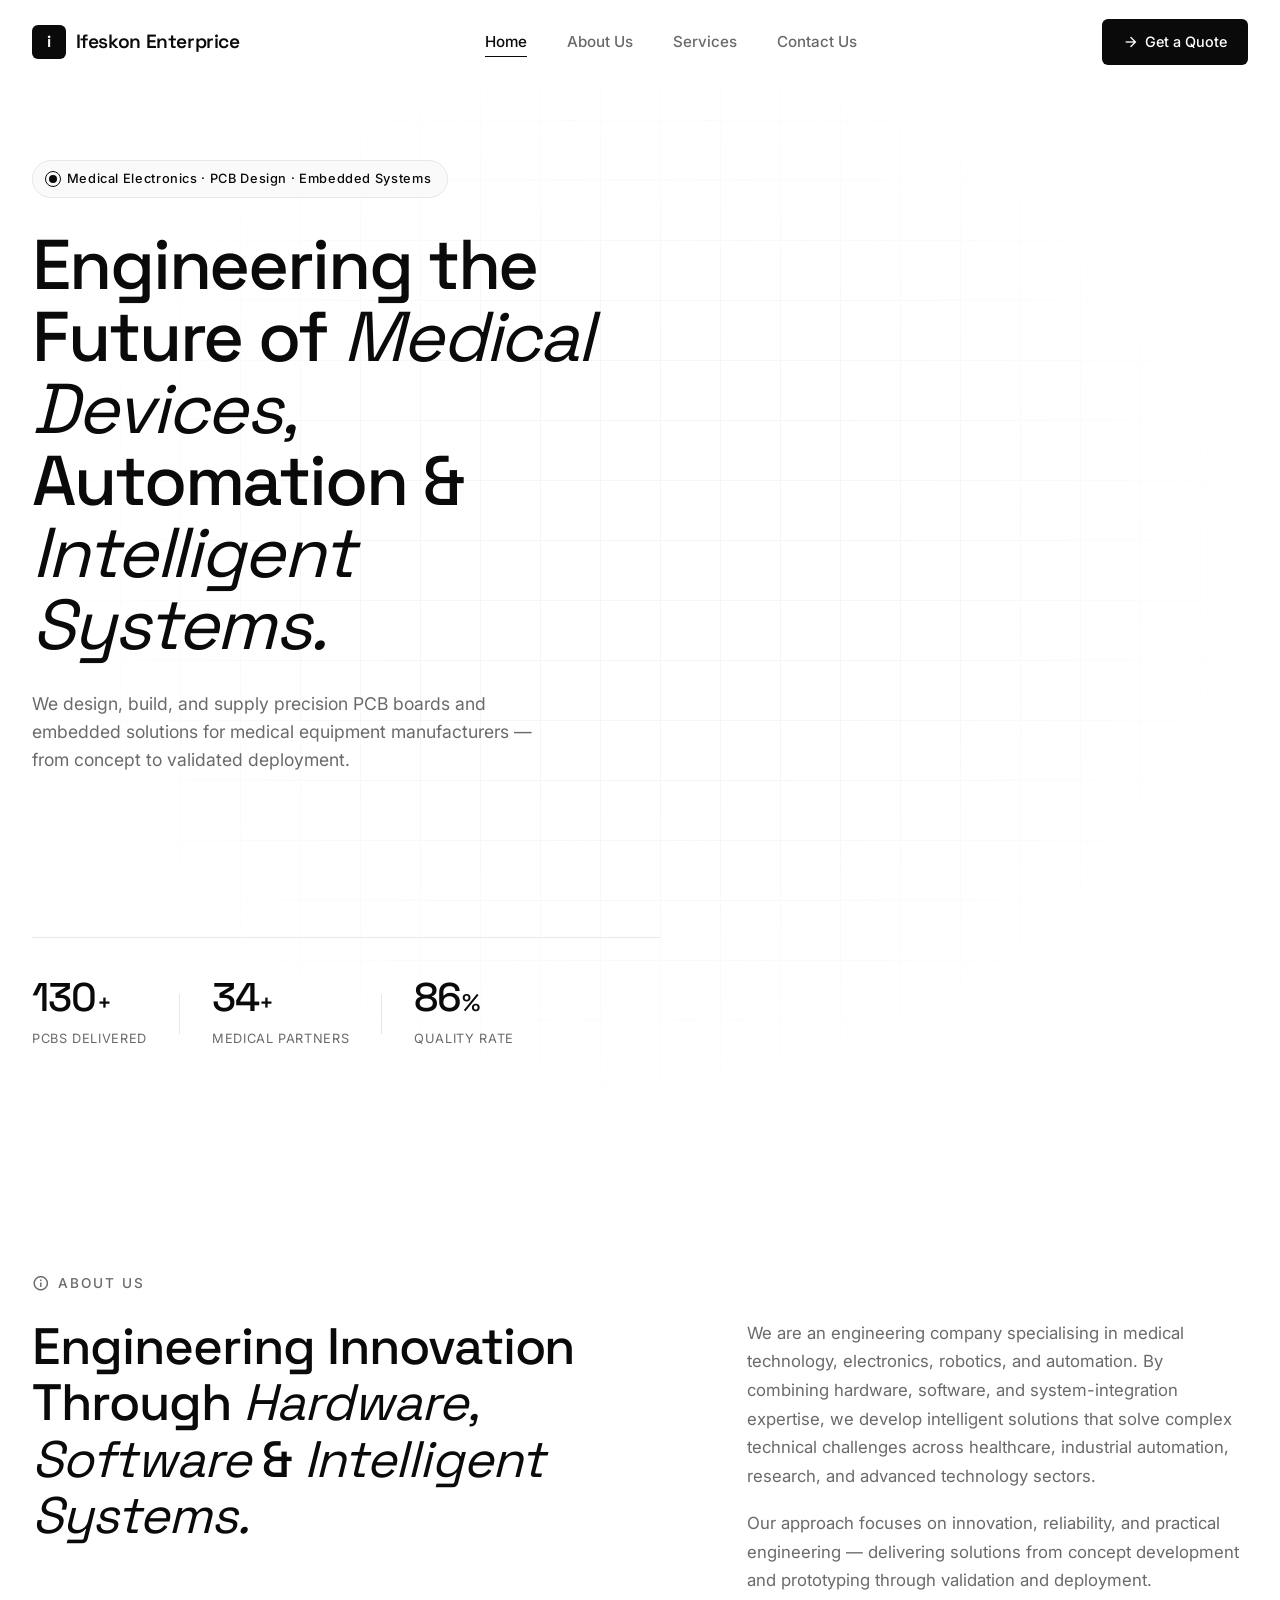
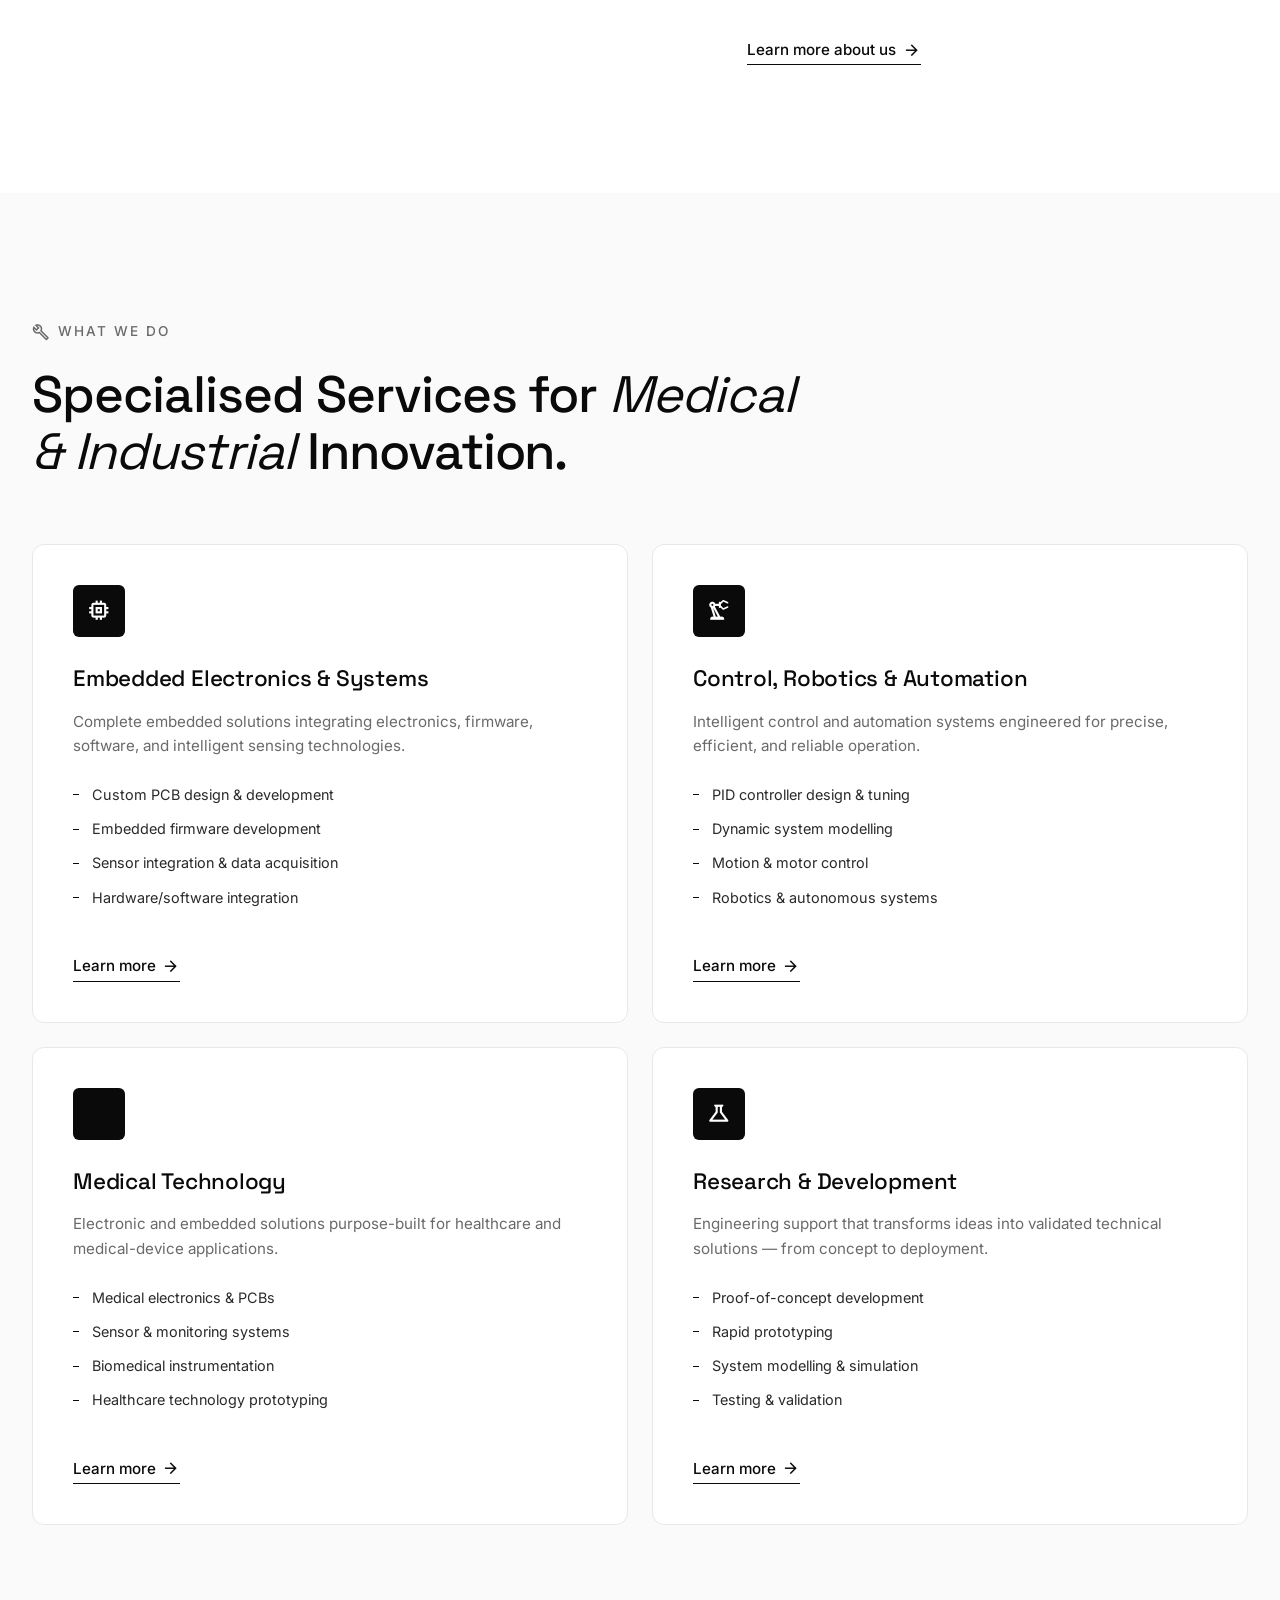
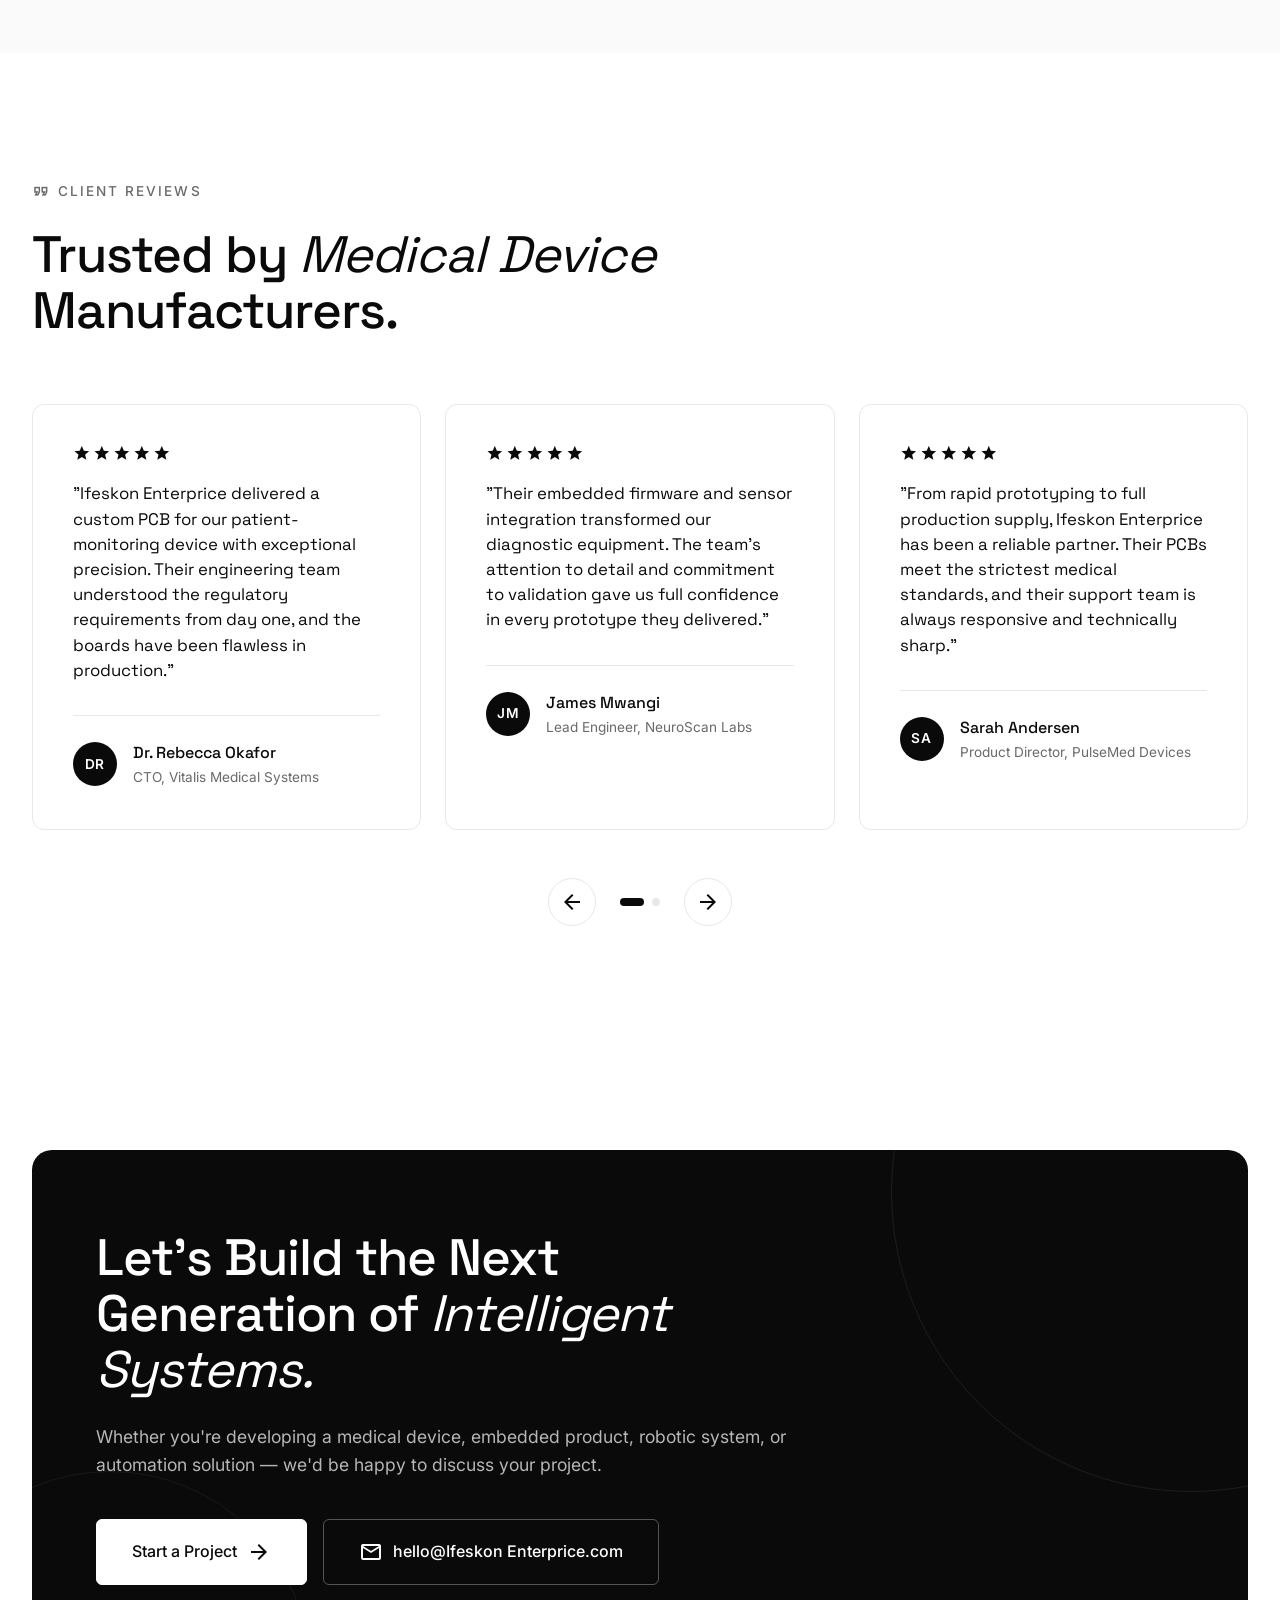
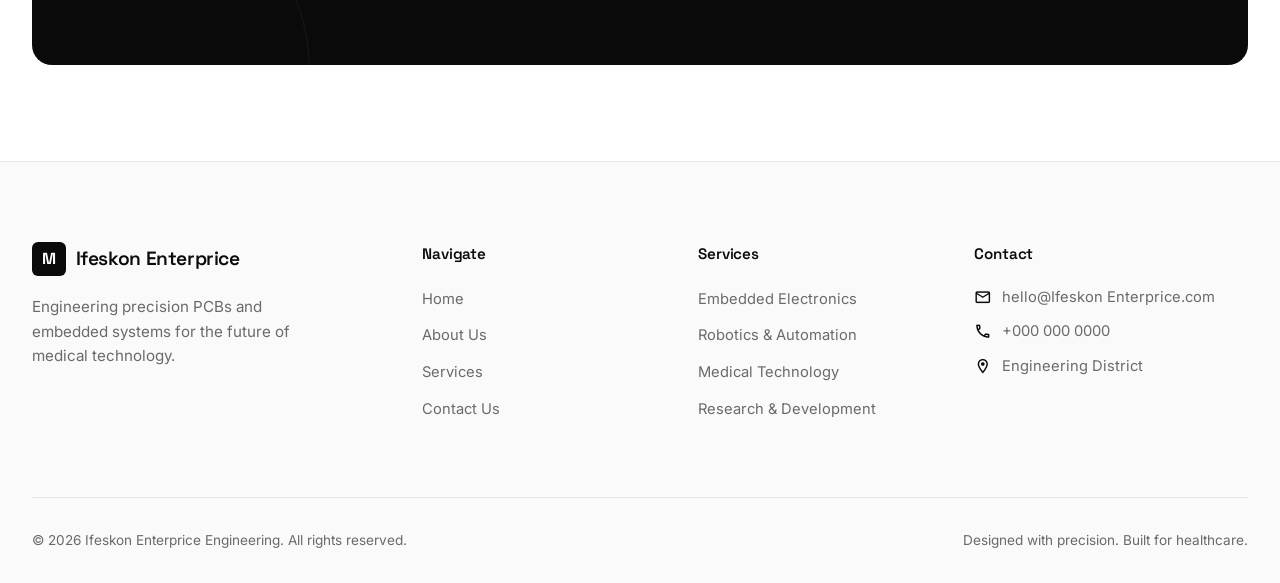
<file: index.html>
<!DOCTYPE html>
<html lang="en">
<head>
    <meta charset="UTF-8">
    <meta http-equiv="X-UA-Compatible" content="IE=edge">
    <meta name="viewport" content="width=device-width, initial-scale=1.0">

    <!-- Primary SEO Meta Tags -->
    <title>Ifeskon Enterprice Engineering | Medical PCB Design & Embedded Systems</title>
    <meta name="description" content="Ifeskon Enterprice Engineering designs, builds, and supplies custom PCB boards and embedded systems for medical electronics. Specialising in medical devices, robotics, and intelligent automation.">
    <meta name="keywords" content="medical PCB design, medical electronics, embedded systems, PCB manufacturing, biomedical instrumentation, robotics, medical device engineering, PCB supplier, healthcare technology">
    <meta name="author" content="Ifeskon Enterprice Engineering">
    <meta name="robots" content="index, follow">
    <link rel="canonical" href="https://www.Ifeskon Enterprice.com/">

    <!-- Open Graph / Facebook -->
    <meta property="og:type" content="website">
    <meta property="og:url" content="https://www.Ifeskon Enterprice.com/">
    <meta property="og:title" content="Ifeskon Enterprice Engineering | Medical PCB Design & Embedded Systems">
    <meta property="og:description" content="Engineering intelligent medical electronics, custom PCBs, and embedded systems for healthcare innovation.">
    <meta property="og:image" content="https://www.Ifeskon Enterprice.com/images/og-image.jpg">

    <!-- Twitter -->
    <meta property="twitter:card" content="summary_large_image">
    <meta property="twitter:url" content="https://www.Ifeskon Enterprice.com/">
    <meta property="twitter:title" content="Ifeskon Enterprice Engineering | Medical PCB Design & Embedded Systems">
    <meta property="twitter:description" content="Engineering intelligent medical electronics, custom PCBs, and embedded systems for healthcare innovation.">

    <!-- Favicon -->
    <link rel="icon" type="image/svg+xml" href="images/favicon.svg">

    <!-- Google Fonts -->
    <link rel="preconnect" href="https://fonts.googleapis.com">
    <link rel="preconnect" href="https://fonts.gstatic.com" crossorigin>
    <link href="https://fonts.googleapis.com/css2?family=Inter:wght@300;400;500;600;700;800&family=Space+Grotesk:wght@400;500;600;700&display=swap" rel="stylesheet">

    <!-- Google Material Icons -->
    <link href="https://fonts.googleapis.com/icon?family=Material+Icons+Outlined" rel="stylesheet">

    <!-- Structured Data -->
    <script type="application/ld+json">
    {
        "@context": "https://schema.org",
        "@type": "Organization",
        "name": "Ifeskon Enterprice Engineering",
        "url": "https://www.Ifeskon Enterprice.com",
        "logo": "https://www.Ifeskon Enterprice.com/images/logo.png",
        "description": "Engineering custom PCB boards and embedded systems for medical electronics.",
        "sameAs": [],
        "contactPoint": {
            "@type": "ContactPoint",
            "telephone": "+000-000-0000",
            "contactType": "customer service"
        }
    }
    </script>

    <!-- Stylesheet -->
    <link rel="stylesheet" href="css/styles.css">
</head>
<body>

    <!-- NAVIGATION -->
    <header class="site-header" id="siteHeader">
        <nav class="nav-container" aria-label="Main Navigation">
            <a href="index.html" class="logo" aria-label="Ifeskon Enterprice Home">
                <span class="logo-mark">i</span>
                <span class="logo-text">Ifeskon Enterprice</span>
            </a>

            <ul class="nav-menu" id="navMenu">
                <li><a href="index.html" class="nav-link active">Home</a></li>
                <li><a href="about.html" class="nav-link">About Us</a></li>
                <li><a href="services.html" class="nav-link">Services</a></li>
                <li><a href="contact.html" class="nav-link">Contact Us</a></li>
            </ul>

            <a href="contact.html" class="nav-cta">
                <span class="material-icons-outlined">arrow_forward</span>
                Get a Quote
            </a>

            <button class="nav-toggle" id="navToggle" aria-label="Toggle navigation menu" aria-expanded="false">
                <span></span>
                <span></span>
                <span></span>
            </button>
        </nav>
    </header>

    <main>
        <!-- HERO SECTION -->
        <section class="hero" id="hero">
            <div class="hero-grid-bg" aria-hidden="true"></div>
            <div class="hero-content">
                <span class="hero-tag reveal">
                    <span class="pulse-dot"></span>
                    Medical Electronics · PCB Design · Embedded Systems
                </span>
                <h1 class="hero-title reveal">
                    Engineering the Future of
                    <span class="text-italic">Medical Devices,</span>
                    Automation &
                    <span class="text-italic">Intelligent Systems.</span>
                </h1>
                <p class="hero-subtitle reveal">
                    We design, build, and supply precision PCB boards and embedded solutions for medical equipment manufacturers — from concept to validated deployment.
                </p>
                <div class="hero-actions reveal">
                    <a href="services.html" class="btn btn-primary">
                        Explore Services
                        <span class="material-icons-outlined">arrow_forward</span>
                    </a>
                    <a href="about.html" class="btn btn-ghost">
                        About Our Work
                    </a>
                </div>

                <div class="hero-stats reveal">
                    <div class="stat">
                        <span class="stat-num" data-count="150">0</span><span class="stat-suffix">+</span>
                        <span class="stat-label">PCBs Delivered</span>
                    </div>
                    <div class="stat-divider"></div>
                    <div class="stat">
                        <span class="stat-num" data-count="40">0</span><span class="stat-suffix">+</span>
                        <span class="stat-label">Medical Partners</span>
                    </div>
                    <div class="stat-divider"></div>
                    <div class="stat">
                        <span class="stat-num" data-count="99">0</span><span class="stat-suffix">%</span>
                        <span class="stat-label">Quality Rate</span>
                    </div>
                </div>
            </div>

            <div class="hero-visual reveal" aria-hidden="true">
                <div class="pcb-illustration">
                    <svg viewBox="0 0 400 400" xmlns="http://www.w3.org/2000/svg">
                        <circle class="pcb-ring ring-1" cx="200" cy="200" r="180"/>
                        <circle class="pcb-ring ring-2" cx="200" cy="200" r="130"/>
                        <circle class="pcb-ring ring-3" cx="200" cy="200" r="80"/>
                        <circle class="pcb-core" cx="200" cy="200" r="20"/>
                        <line class="pcb-line" x1="200" y1="20" x2="200" y2="380"/>
                        <line class="pcb-line" x1="20" y1="200" x2="380" y2="200"/>
                        <line class="pcb-line" x1="72" y1="72" x2="328" y2="328"/>
                        <line class="pcb-line" x1="328" y1="72" x2="72" y2="328"/>
                    </svg>
                </div>
            </div>
        </section>

        <!-- ABOUT PREVIEW -->
        <section class="section about-preview" id="aboutPreview">
            <div class="container">
                <div class="section-label reveal">
                    <span class="material-icons-outlined">info</span>
                    About Us
                </div>
                <div class="about-grid">
                    <h2 class="section-title reveal">
                        Engineering Innovation Through
                        <span class="text-italic">Hardware, Software</span> &
                        <span class="text-italic">Intelligent Systems.</span>
                    </h2>
                    <div class="about-text reveal">
                        <p>
                            We are an engineering company specialising in medical technology, electronics, robotics, and automation. By combining hardware, software, and system-integration expertise, we develop intelligent solutions that solve complex technical challenges across healthcare, industrial automation, research, and advanced technology sectors.
                        </p>
                        <p>
                            Our approach focuses on innovation, reliability, and practical engineering — delivering solutions from concept development and prototyping through validation and deployment.
                        </p>
                        <a href="about.html" class="link-arrow">
                            Learn more about us
                            <span class="material-icons-outlined">arrow_forward</span>
                        </a>
                    </div>
                </div>
            </div>
        </section>

        <!-- SERVICES SECTION -->
        <section class="section services" id="services">
            <div class="container">
                <div class="section-header reveal">
                    <div class="section-label">
                        <span class="material-icons-outlined">build</span>
                        What We Do
                    </div>
                    <h2 class="section-title">
                        Specialised Services for
                        <span class="text-italic">Medical & Industrial</span> Innovation.
                    </h2>
                </div>

                <div class="services-grid">
                    <article class="service-card reveal" tabindex="0">
                        <div class="service-icon">
                            <span class="material-icons-outlined">memory</span>
                        </div>
                        <h3 class="service-title">Embedded Electronics & Systems</h3>
                        <p class="service-desc">
                            Complete embedded solutions integrating electronics, firmware, software, and intelligent sensing technologies.
                        </p>
                        <ul class="service-list">
                            <li>Custom PCB design & development</li>
                            <li>Embedded firmware development</li>
                            <li>Sensor integration & data acquisition</li>
                            <li>Hardware/software integration</li>
                        </ul>
                        <a href="services.html#embedded" class="link-arrow">
                            Learn more
                            <span class="material-icons-outlined">arrow_forward</span>
                        </a>
                    </article>

                    <article class="service-card reveal" tabindex="0">
                        <div class="service-icon">
                            <span class="material-icons-outlined">precision_manufacturing</span>
                        </div>
                        <h3 class="service-title">Control, Robotics & Automation</h3>
                        <p class="service-desc">
                            Intelligent control and automation systems engineered for precise, efficient, and reliable operation.
                        </p>
                        <ul class="service-list">
                            <li>PID controller design & tuning</li>
                            <li>Dynamic system modelling</li>
                            <li>Motion & motor control</li>
                            <li>Robotics & autonomous systems</li>
                        </ul>
                        <a href="services.html#automation" class="link-arrow">
                            Learn more
                            <span class="material-icons-outlined">arrow_forward</span>
                        </a>
                    </article>

                    <article class="service-card reveal" tabindex="0">
                        <div class="service-icon">
                            <span class="material-icons-outlined">monitor_heart</span>
                        </div>
                        <h3 class="service-title">Medical Technology</h3>
                        <p class="service-desc">
                            Electronic and embedded solutions purpose-built for healthcare and medical-device applications.
                        </p>
                        <ul class="service-list">
                            <li>Medical electronics & PCBs</li>
                            <li>Sensor & monitoring systems</li>
                            <li>Biomedical instrumentation</li>
                            <li>Healthcare technology prototyping</li>
                        </ul>
                        <a href="services.html#medical" class="link-arrow">
                            Learn more
                            <span class="material-icons-outlined">arrow_forward</span>
                        </a>
                    </article>

                    <article class="service-card reveal" tabindex="0">
                        <div class="service-icon">
                            <span class="material-icons-outlined">science</span>
                        </div>
                        <h3 class="service-title">Research & Development</h3>
                        <p class="service-desc">
                            Engineering support that transforms ideas into validated technical solutions — from concept to deployment.
                        </p>
                        <ul class="service-list">
                            <li>Proof-of-concept development</li>
                            <li>Rapid prototyping</li>
                            <li>System modelling & simulation</li>
                            <li>Testing & validation</li>
                        </ul>
                        <a href="services.html#rd" class="link-arrow">
                            Learn more
                            <span class="material-icons-outlined">arrow_forward</span>
                        </a>
                    </article>
                </div>
            </div>
        </section>

        <!-- REVIEWS / TESTIMONIALS -->
        <section class="section reviews" id="reviews">
            <div class="container">
                <div class="section-header reveal">
                    <div class="section-label">
                        <span class="material-icons-outlined">format_quote</span>
                        Client Reviews
                    </div>
                    <h2 class="section-title">
                        Trusted by
                        <span class="text-italic">Medical Device</span>
                        Manufacturers.
                    </h2>
                </div>

                <div class="reviews-wrapper reveal">
                    <div class="reviews-track" id="reviewsTrack">
                        <article class="review-card">
                            <div class="review-stars" aria-label="5 out of 5 stars">
                                <span class="material-icons-outlined">star</span>
                                <span class="material-icons-outlined">star</span>
                                <span class="material-icons-outlined">star</span>
                                <span class="material-icons-outlined">star</span>
                                <span class="material-icons-outlined">star</span>
                            </div>
                            <blockquote class="review-quote">
                                "Ifeskon Enterprice delivered a custom PCB for our patient-monitoring device with exceptional precision. Their engineering team understood the regulatory requirements from day one, and the boards have been flawless in production."
                            </blockquote>
                            <div class="review-author">
                                <div class="author-avatar">DR</div>
                                <div class="author-info">
                                    <h4 class="author-name">Dr. Rebecca Okafor</h4>
                                    <p class="author-role">CTO, Vitalis Medical Systems</p>
                                </div>
                            </div>
                        </article>

                        <article class="review-card">
                            <div class="review-stars" aria-label="5 out of 5 stars">
                                <span class="material-icons-outlined">star</span>
                                <span class="material-icons-outlined">star</span>
                                <span class="material-icons-outlined">star</span>
                                <span class="material-icons-outlined">star</span>
                                <span class="material-icons-outlined">star</span>
                            </div>
                            <blockquote class="review-quote">
                                "Their embedded firmware and sensor integration transformed our diagnostic equipment. The team's attention to detail and commitment to validation gave us full confidence in every prototype they delivered."
                            </blockquote>
                            <div class="review-author">
                                <div class="author-avatar">JM</div>
                                <div class="author-info">
                                    <h4 class="author-name">James Mwangi</h4>
                                    <p class="author-role">Lead Engineer, NeuroScan Labs</p>
                                </div>
                            </div>
                        </article>

                        <article class="review-card">
                            <div class="review-stars" aria-label="5 out of 5 stars">
                                <span class="material-icons-outlined">star</span>
                                <span class="material-icons-outlined">star</span>
                                <span class="material-icons-outlined">star</span>
                                <span class="material-icons-outlined">star</span>
                                <span class="material-icons-outlined">star</span>
                            </div>
                            <blockquote class="review-quote">
                                "From rapid prototyping to full production supply, Ifeskon Enterprice has been a reliable partner. Their PCBs meet the strictest medical standards, and their support team is always responsive and technically sharp."
                            </blockquote>
                            <div class="review-author">
                                <div class="author-avatar">SA</div>
                                <div class="author-info">
                                    <h4 class="author-name">Sarah Andersen</h4>
                                    <p class="author-role">Product Director, PulseMed Devices</p>
                                </div>
                            </div>
                        </article>

                        <article class="review-card">
                            <div class="review-stars" aria-label="5 out of 5 stars">
                                <span class="material-icons-outlined">star</span>
                                <span class="material-icons-outlined">star</span>
                                <span class="material-icons-outlined">star</span>
                                <span class="material-icons-outlined">star</span>
                                <span class="material-icons-outlined">star</span>
                            </div>
                            <blockquote class="review-quote">
                                "Working with Ifeskon Enterprice on our robotic surgical assistant was seamless. Their control systems and motion engineering expertise is world-class — they turned a complex concept into a validated product."
                            </blockquote>
                            <div class="review-author">
                                <div class="author-avatar">TK</div>
                                <div class="author-info">
                                    <h4 class="author-name">Dr. Thomas Kariuki</h4>
                                    <p class="author-role">Founder, SurgiBot Innovations</p>
                                </div>
                            </div>
                        </article>
                    </div>

                    <div class="reviews-controls">
                        <button class="review-btn" id="prevReview" aria-label="Previous review">
                            <span class="material-icons-outlined">arrow_back</span>
                        </button>
                        <div class="review-dots" id="reviewDots"></div>
                        <button class="review-btn" id="nextReview" aria-label="Next review">
                            <span class="material-icons-outlined">arrow_forward</span>
                        </button>
                    </div>
                </div>
            </div>
        </section>

        <!-- CONTACT CTA -->
        <section class="section cta" id="cta">
            <div class="container">
                <div class="cta-card reveal">
                    <div class="cta-content">
                        <h2 class="cta-title">
                            Let's Build the Next Generation of
                            <span class="text-italic">Intelligent Systems.</span>
                        </h2>
                        <p class="cta-text">
                            Whether you're developing a medical device, embedded product, robotic system, or automation solution — we'd be happy to discuss your project.
                        </p>
                        <div class="cta-actions">
                            <a href="contact.html" class="btn btn-primary btn-lg">
                                Start a Project
                                <span class="material-icons-outlined">arrow_forward</span>
                            </a>
                            <a href="mailto:hello@Ifeskon Enterprice.com" class="btn btn-ghost btn-lg">
                                <span class="material-icons-outlined">mail</span>
                                hello@Ifeskon Enterprice.com
                            </a>
                        </div>
                    </div>
                </div>
            </div>
        </section>
    </main>

    <!-- FOOTER -->
    <footer class="site-footer">
        <div class="container">
            <div class="footer-grid">
                <div class="footer-brand">
                    <a href="index.html" class="logo">
                        <span class="logo-mark">M</span>
                        <span class="logo-text">Ifeskon Enterprice</span>
                    </a>
                    <p class="footer-tagline">
                        Engineering precision PCBs and embedded systems for the future of medical technology.
                    </p>
                </div>

                <div class="footer-col">
                    <h4>Navigate</h4>
                    <ul>
                        <li><a href="index.html">Home</a></li>
                        <li><a href="about.html">About Us</a></li>
                        <li><a href="services.html">Services</a></li>
                        <li><a href="contact.html">Contact Us</a></li>
                    </ul>
                </div>

                <div class="footer-col">
                    <h4>Services</h4>
                    <ul>
                        <li><a href="services.html#embedded">Embedded Electronics</a></li>
                        <li><a href="services.html#automation">Robotics & Automation</a></li>
                        <li><a href="services.html#medical">Medical Technology</a></li>
                        <li><a href="services.html#rd">Research & Development</a></li>
                    </ul>
                </div>

                <div class="footer-col">
                    <h4>Contact</h4>
                    <ul class="contact-list">
                        <li>
                            <span class="material-icons-outlined">mail</span>
                            <a href="mailto:hello@Ifeskon Enterprice.com">hello@Ifeskon Enterprice.com</a>
                        </li>
                        <li>
                            <span class="material-icons-outlined">call</span>
                            <a href="tel:+0000000000">+000 000 0000</a>
                        </li>
                        <li>
                            <span class="material-icons-outlined">location_on</span>
                            <span>Engineering District</span>
                        </li>
                    </ul>
                </div>
            </div>

            <div class="footer-bottom">
                <p>&copy; <span id="year"></span> Ifeskon Enterprice Engineering. All rights reserved.</p>
                <p>Designed with precision. Built for healthcare.</p>
            </div>
        </div>
    </footer>

    <script src="js/main.js"></script>
</body>
</html>
</file>
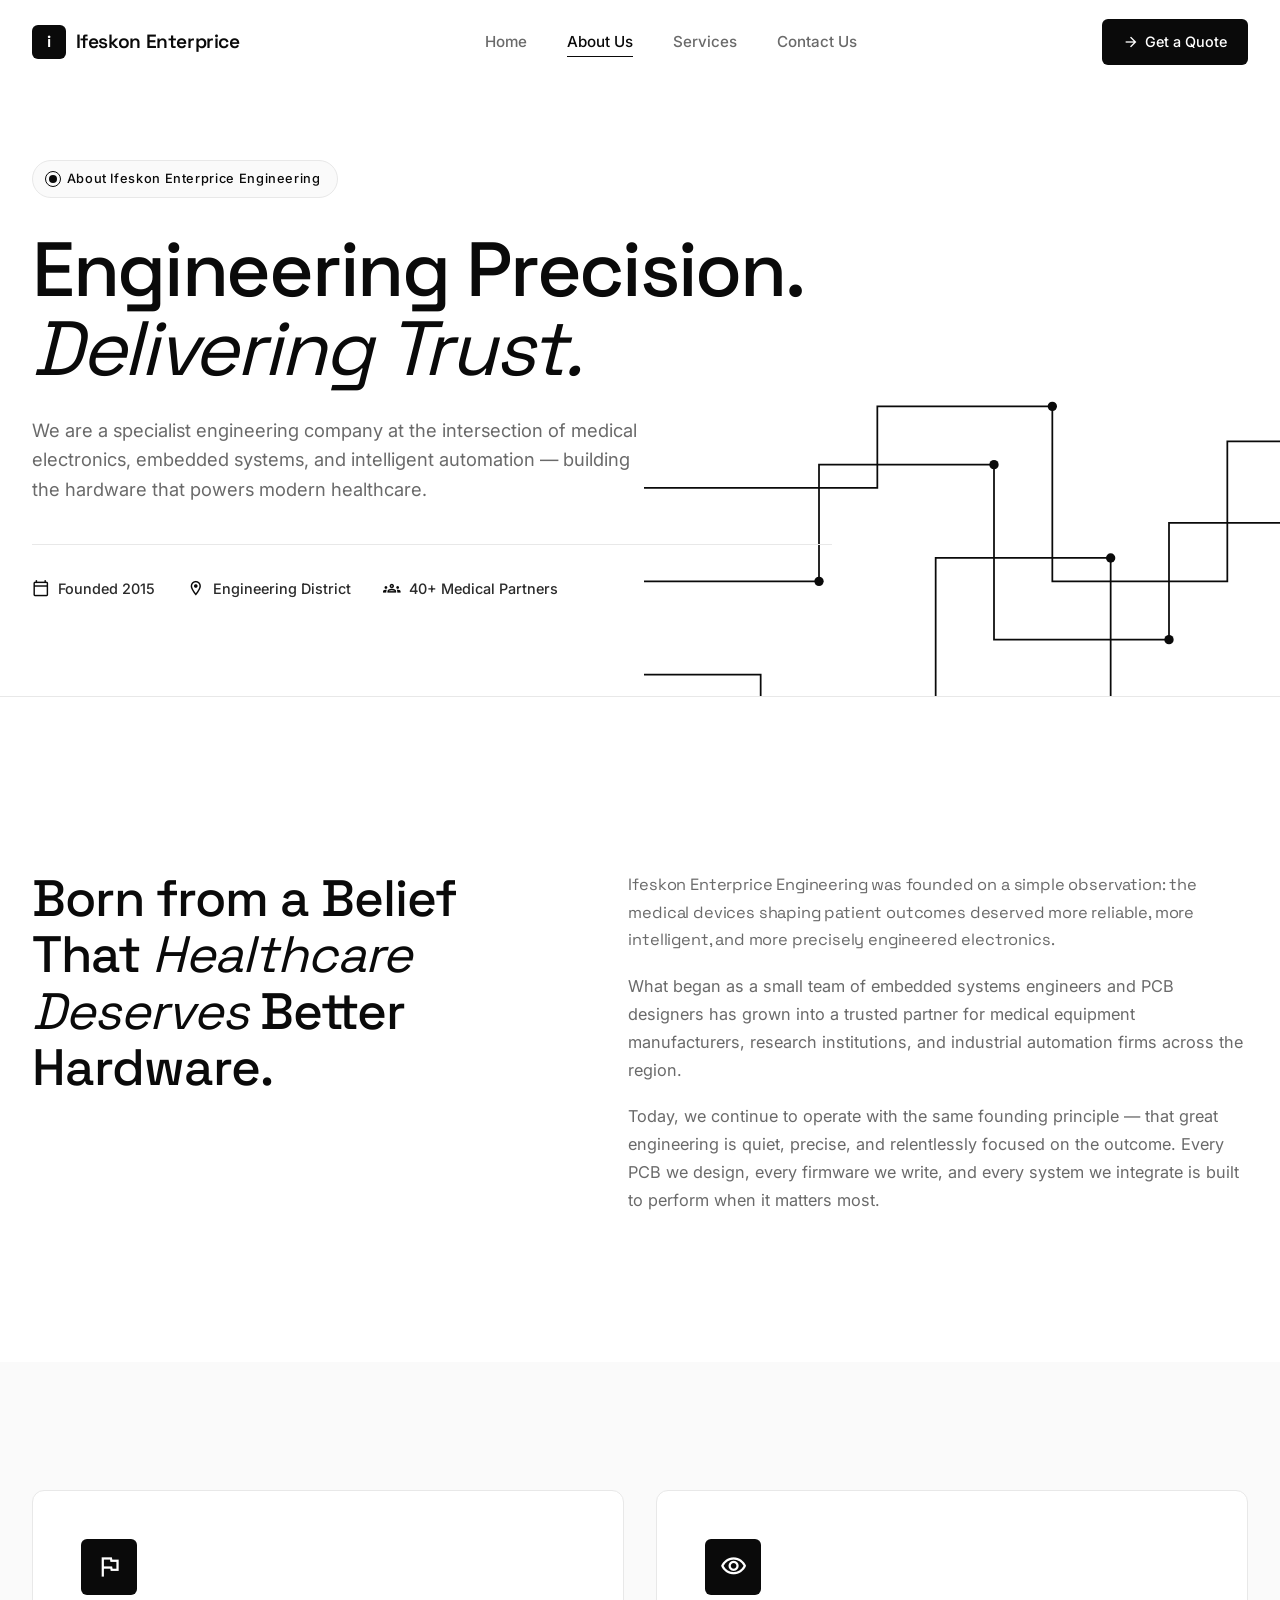
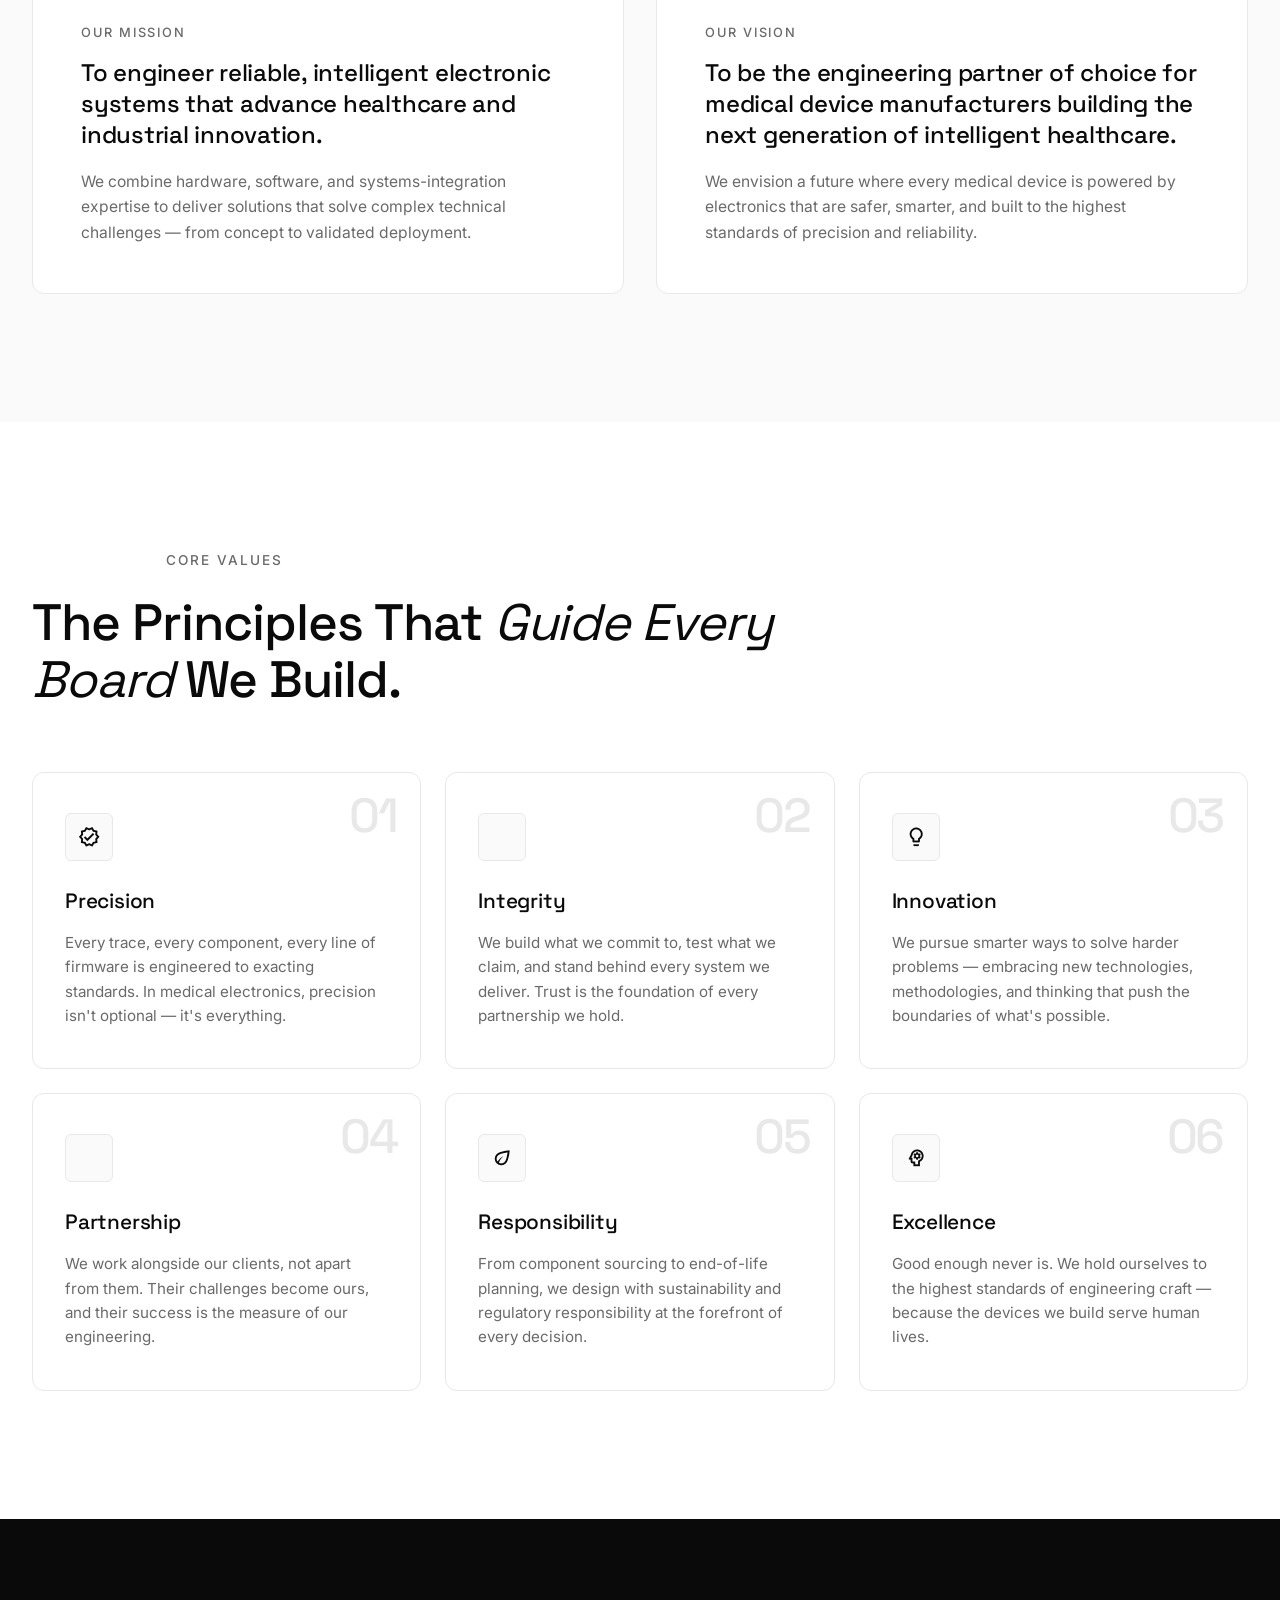
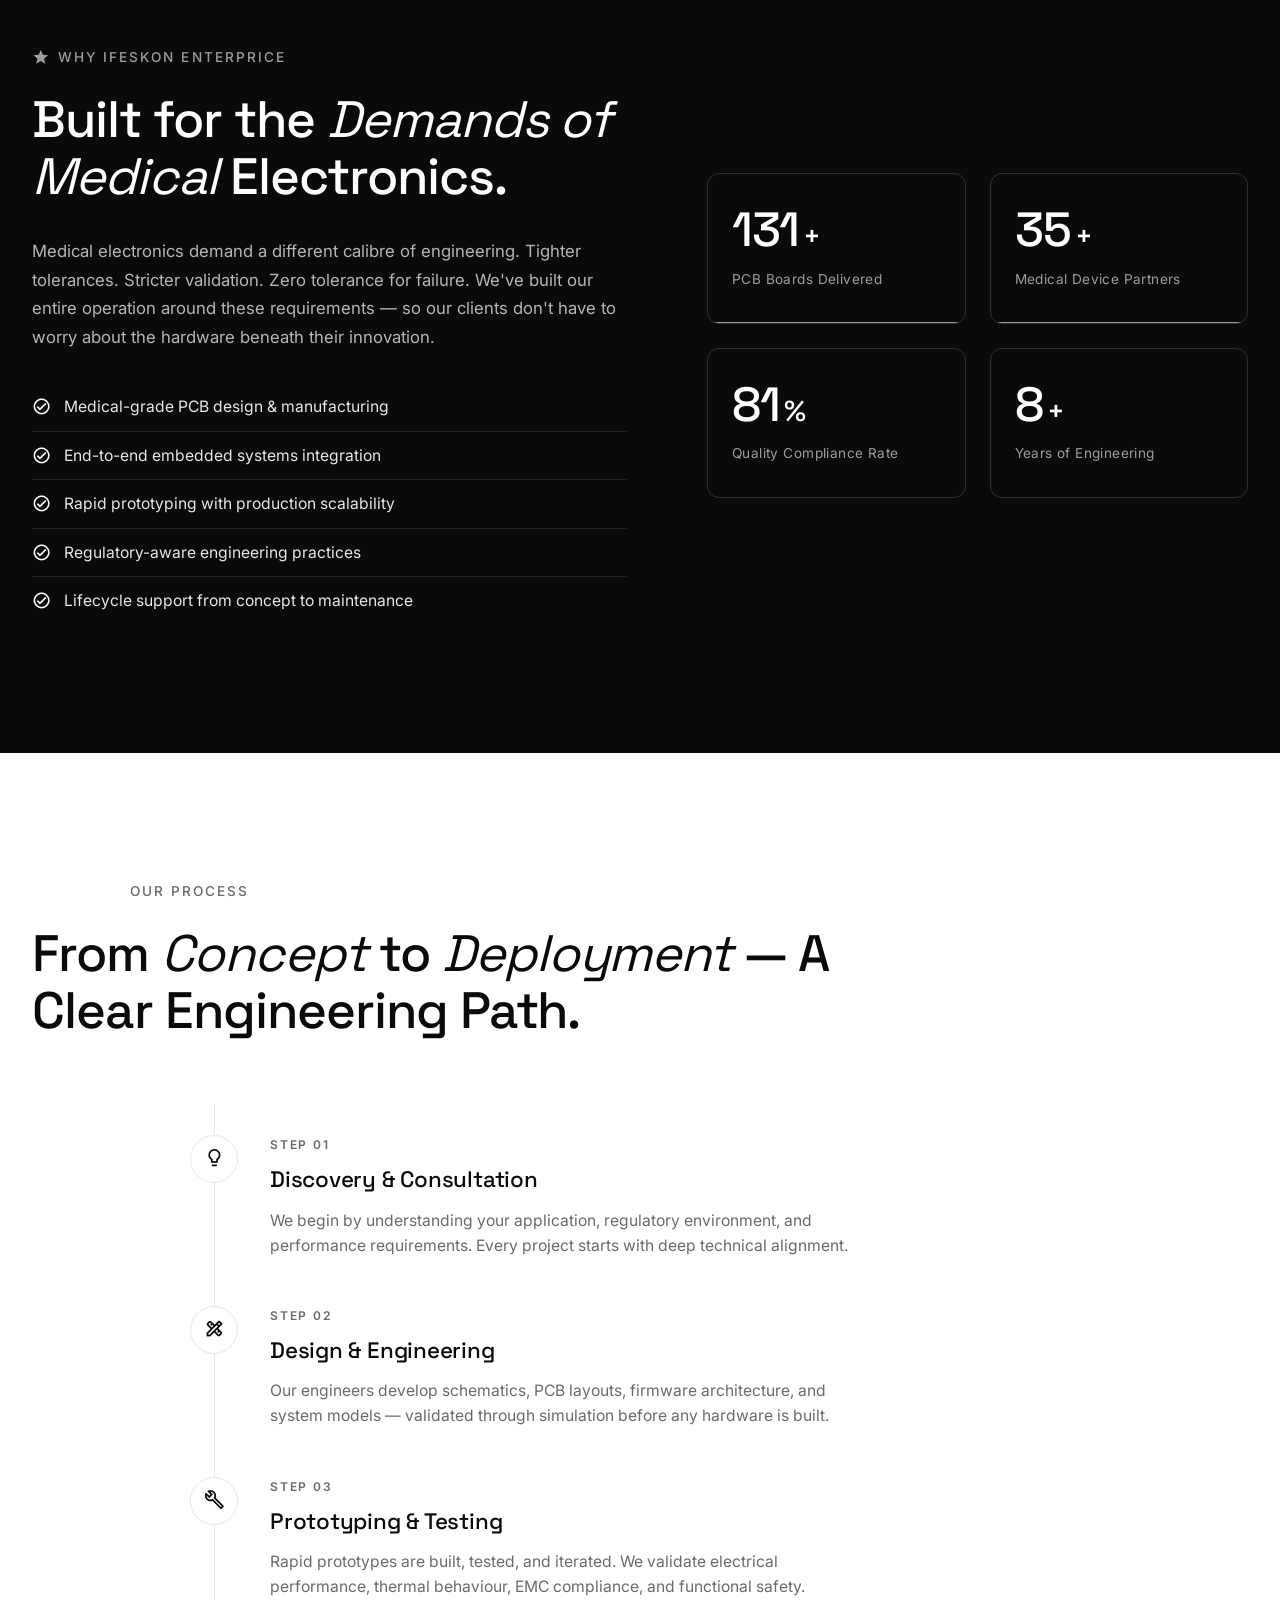
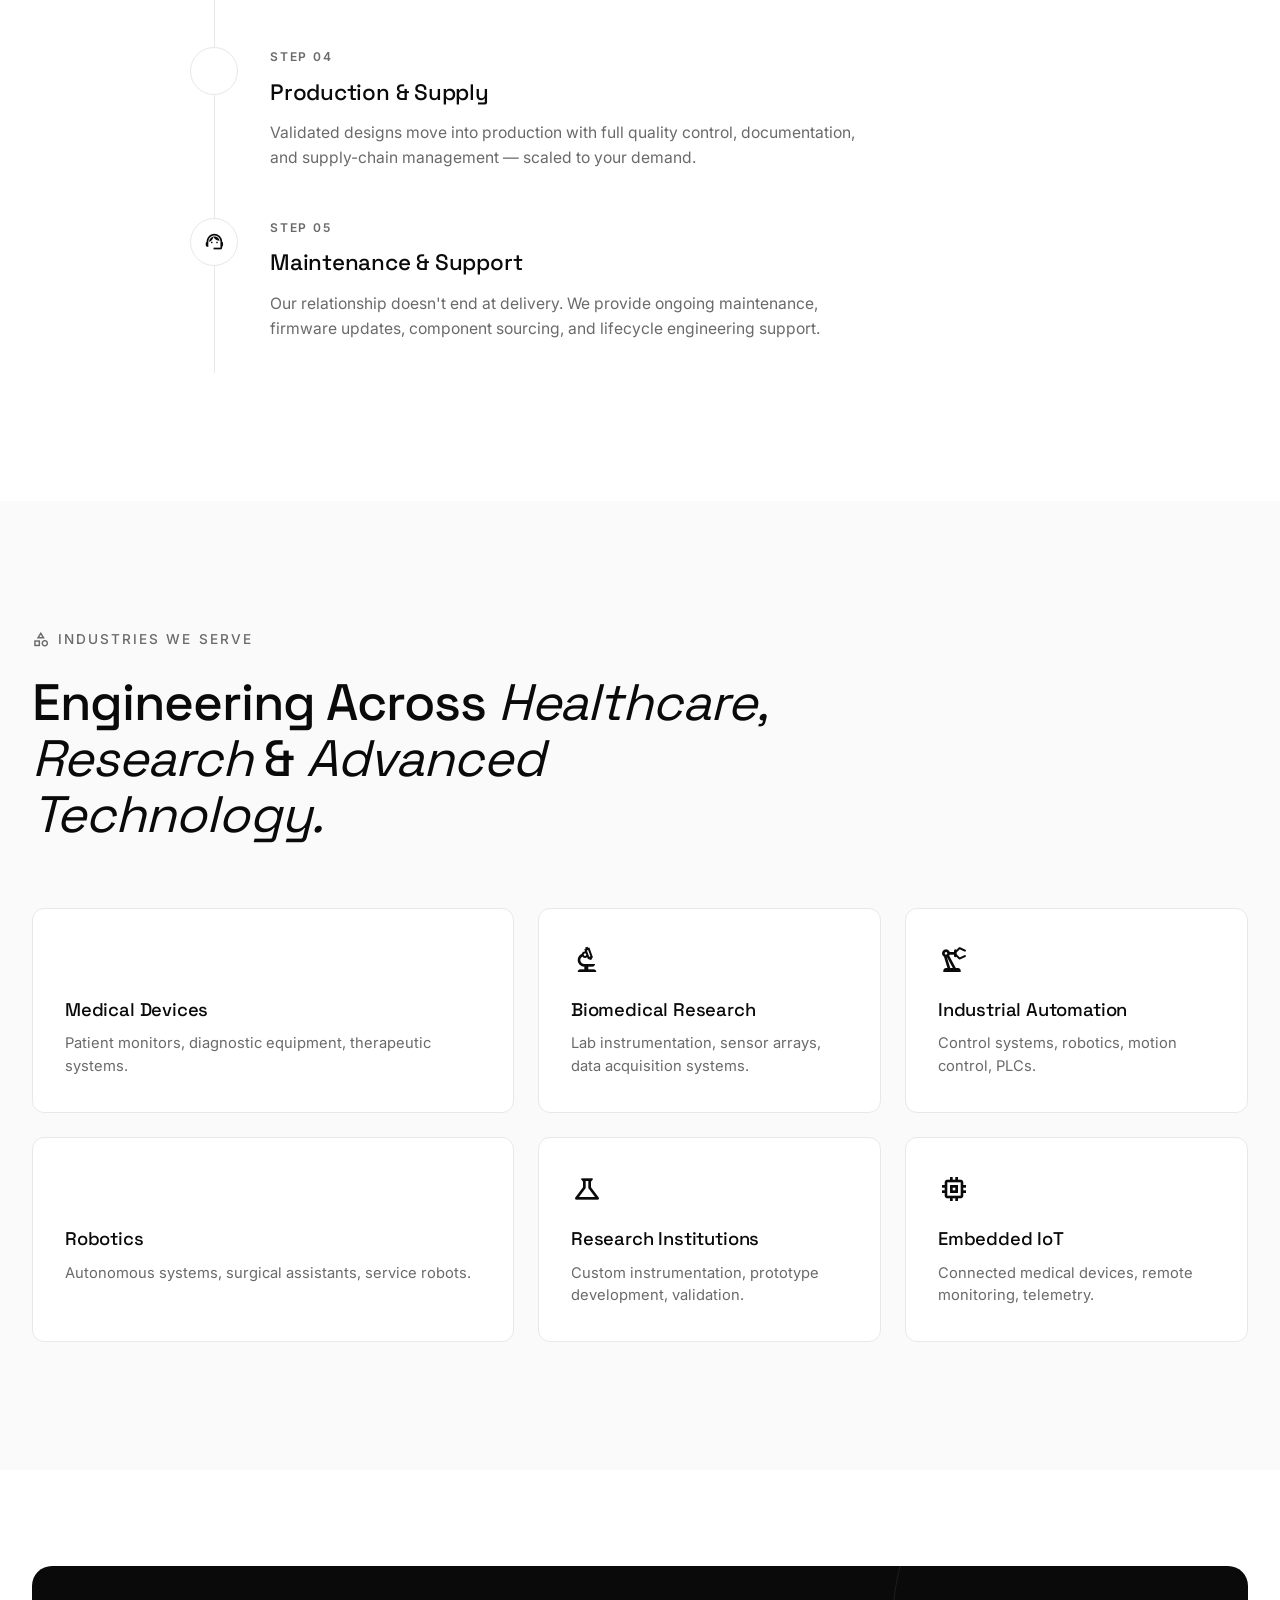
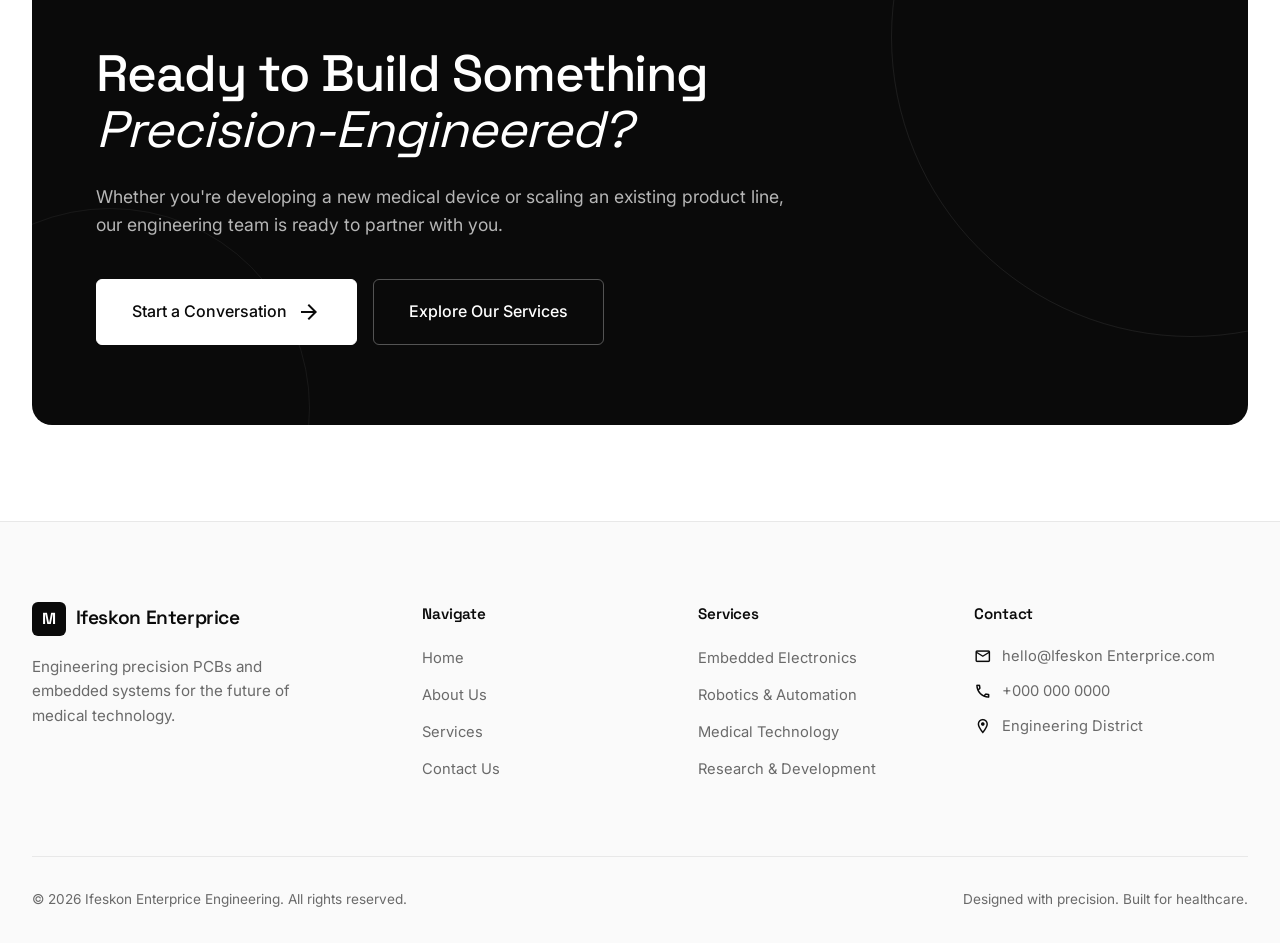
<file: about.html>
<!DOCTYPE html>
<html lang="en">
<head>
    <meta charset="UTF-8">
    <meta http-equiv="X-UA-Compatible" content="IE=edge">
    <meta name="viewport" content="width=device-width, initial-scale=1.0">

    <!-- Primary SEO Meta Tags -->
    <title>About Us | Ifeskon Enterprice Engineering — Medical PCB & Embedded Systems Experts</title>
    <meta name="description" content="Learn about Ifeskon Enterprice Engineering — a specialist medical electronics company designing custom PCBs, embedded systems, and intelligent automation for healthcare and industrial partners worldwide.">
    <meta name="keywords" content="about Ifeskon Enterprice, medical PCB company, embedded systems engineers, biomedical engineering firm, medical electronics manufacturer, PCB design experts, healthcare technology company">
    <meta name="author" content="Ifeskon Enterprice Engineering">
    <meta name="robots" content="index, follow">
    <link rel="canonical" href="https://www.Ifeskon Enterprice.com/about">

    <!-- Open Graph / Facebook -->
    <meta property="og:type" content="website">
    <meta property="og:url" content="https://www.Ifeskon Enterprice.com/about">
    <meta property="og:title" content="About Us | Ifeskon Enterprice Engineering">
    <meta property="og:description" content="Engineering precision PCBs and embedded systems for the future of medical technology. Discover our story, mission, and values.">
    <meta property="og:image" content="https://www.Ifeskon Enterprice.com/images/og-about.jpg">

    <!-- Twitter -->
    <meta property="twitter:card" content="summary_large_image">
    <meta property="twitter:title" content="About Us | Ifeskon Enterprice Engineering">
    <meta property="twitter:description" content="Engineering precision PCBs and embedded systems for the future of medical technology.">

    <!-- Favicon -->
    <link rel="icon" type="image/svg+xml" href="images/favicon.svg">

    <!-- Google Fonts -->
    <link rel="preconnect" href="https://fonts.googleapis.com">
    <link rel="preconnect" href="https://fonts.gstatic.com" crossorigin>
    <link href="https://fonts.googleapis.com/css2?family=Inter:wght@300;400;500;600;700;800&family=Space+Grotesk:wght@400;500;600;700&display=swap" rel="stylesheet">

    <!-- Google Material Icons -->
    <link href="https://fonts.googleapis.com/icon?family=Material+Icons+Outlined" rel="stylesheet">

    <!-- Structured Data -->
    <script type="application/ld+json">
    {
        "@context": "https://schema.org",
        "@type": "AboutPage",
        "name": "About Ifeskon Enterprice Engineering",
        "description": "Ifeskon Enterprice Engineering is a specialist medical electronics company building custom PCB boards and embedded systems for healthcare and industrial partners.",
        "mainEntity": {
            "@type": "Organization",
            "name": "Ifeskon Enterprice Engineering",
            "url": "https://www.Ifeskon Enterprice.com",
            "foundingDate": "2015",
            "description": "Engineering custom PCBs, embedded systems, and intelligent automation for medical and industrial applications.",
            "sameAs": []
        }
    }
    </script>

    <!-- Stylesheets -->
    <link rel="stylesheet" href="css/styles.css">
    <link rel="stylesheet" href="css/about.css">
</head>
<body>

    <!-- NAVIGATION -->
    <header class="site-header" id="siteHeader">
        <nav class="nav-container" aria-label="Main Navigation">
            <a href="index.html" class="logo" aria-label="Ifeskon Enterprice Home">
                <span class="logo-mark">i</span>
                <span class="logo-text">Ifeskon Enterprice</span>
            </a>

            <ul class="nav-menu" id="navMenu">
                <li><a href="index.html" class="nav-link">Home</a></li>
                <li><a href="about.html" class="nav-link active">About Us</a></li>
                <li><a href="services.html" class="nav-link">Services</a></li>
                <li><a href="contact.html" class="nav-link">Contact Us</a></li>
            </ul>

            <a href="contact.html" class="nav-cta">
                <span class="material-icons-outlined">arrow_forward</span>
                Get a Quote
            </a>

            <button class="nav-toggle" id="navToggle" aria-label="Toggle navigation menu" aria-expanded="false">
                <span></span>
                <span></span>
                <span></span>
            </button>
        </nav>
    </header>

    <main>

        <!-- PAGE HERO -->
        <section class="page-hero" id="pageHero">
            <div class="container">
                <div class="page-hero-content">
                    <span class="hero-tag reveal">
                        <span class="pulse-dot"></span>
                        About Ifeskon Enterprice Engineering
                    </span>
                    <h1 class="page-hero-title reveal">
                        Engineering Precision.
                        <span class="text-italic">Delivering Trust.</span>
                    </h1>
                    <p class="page-hero-subtitle reveal">
                        We are a specialist engineering company at the intersection of medical electronics, embedded systems, and intelligent automation — building the hardware that powers modern healthcare.
                    </p>
                    <div class="page-hero-meta reveal">
                        <div class="meta-item">
                            <span class="material-icons-outlined">calendar_today</span>
                            <span>Founded 2015</span>
                        </div>
                        <div class="meta-item">
                            <span class="material-icons-outlined">location_on</span>
                            <span>Engineering District</span>
                        </div>
                        <div class="meta-item">
                            <span class="material-icons-outlined">groups</span>
                            <span>40+ Medical Partners</span>
                        </div>
                    </div>
                </div>
            </div>

            <div class="page-hero-visual reveal" aria-hidden="true">
                <div class="circuit-lines">
                    <svg viewBox="0 0 600 400" xmlns="http://www.w3.org/2000/svg">
                        <path class="circuit-path" d="M0,200 L150,200 L150,100 L300,100 L300,250 L450,250 L450,150 L600,150"/>
                        <path class="circuit-path" d="M0,280 L100,280 L100,350 L250,350 L250,180 L400,180 L400,300 L600,300"/>
                        <path class="circuit-path" d="M0,120 L200,120 L200,50 L350,50 L350,200 L500,200 L500,80 L600,80"/>
                        <circle class="circuit-node" cx="150" cy="200" r="4"/>
                        <circle class="circuit-node" cx="300" cy="100" r="4"/>
                        <circle class="circuit-node" cx="450" cy="250" r="4"/>
                        <circle class="circuit-node" cx="250" cy="350" r="4"/>
                        <circle class="circuit-node" cx="400" cy="180" r="4"/>
                        <circle class="circuit-node" cx="350" cy="50" r="4"/>
                    </svg>
                </div>
            </div>
        </section>

        <!-- OUR STORY -->
        <section class="section story" id="story">
            <div class="container">
                <div class="section-label reveal">
                    <span class="material-icons-outlined">auto_stories</span>
                    Our Story
                </div>
                <div class="story-grid">
                    <div class="story-text reveal">
                        <h2 class="section-title">
                            Born from a Belief That
                            <span class="text-italic">Healthcare Deserves</span>
                            Better Hardware.
                        </h2>
                    </div>
                    <div class="story-content reveal">
                        <p class="story-lead">
                            Ifeskon Enterprice Engineering was founded on a simple observation: the medical devices shaping patient outcomes deserved more reliable, more intelligent, and more precisely engineered electronics.
                        </p>
                        <p>
                            What began as a small team of embedded systems engineers and PCB designers has grown into a trusted partner for medical equipment manufacturers, research institutions, and industrial automation firms across the region.
                        </p>
                        <p>
                            Today, we continue to operate with the same founding principle — that great engineering is quiet, precise, and relentlessly focused on the outcome. Every PCB we design, every firmware we write, and every system we integrate is built to perform when it matters most.
                        </p>
                    </div>
                </div>
            </div>
        </section>

        <!-- MISSION & VISION -->
        <section class="section mission-vision" id="missionVision">
            <div class="container">
                <div class="mv-grid">
                    <article class="mv-card reveal">
                        <div class="mv-icon">
                            <span class="material-icons-outlined">flag</span>
                        </div>
                        <span class="mv-label">Our Mission</span>
                        <h3 class="mv-title">
                            To engineer reliable, intelligent electronic systems that advance healthcare and industrial innovation.
                        </h3>
                        <p class="mv-text">
                            We combine hardware, software, and systems-integration expertise to deliver solutions that solve complex technical challenges — from concept to validated deployment.
                        </p>
                    </article>

                    <article class="mv-card reveal">
                        <div class="mv-icon">
                            <span class="material-icons-outlined">visibility</span>
                        </div>
                        <span class="mv-label">Our Vision</span>
                        <h3 class="mv-title">
                            To be the engineering partner of choice for medical device manufacturers building the next generation of intelligent healthcare.
                        </h3>
                        <p class="mv-text">
                            We envision a future where every medical device is powered by electronics that are safer, smarter, and built to the highest standards of precision and reliability.
                        </p>
                    </article>
                </div>
            </div>
        </section>

        <!-- CORE VALUES -->
        <section class="section values" id="values">
            <div class="container">
                <div class="section-header reveal">
                    <div class="section-label">
                        <span class="material-icons-outlined">diamond</span>
                        Core Values
                    </div>
                    <h2 class="section-title">
                        The Principles That
                        <span class="text-italic">Guide Every Board</span>
                        We Build.
                    </h2>
                </div>

                <div class="values-grid">
                    <article class="value-card reveal" tabindex="0">
                        <div class="value-number">01</div>
                        <div class="value-icon">
                            <span class="material-icons-outlined">verified</span>
                        </div>
                        <h3 class="value-title">Precision</h3>
                        <p class="value-text">
                            Every trace, every component, every line of firmware is engineered to exacting standards. In medical electronics, precision isn't optional — it's everything.
                        </p>
                    </article>

                    <article class="value-card reveal" tabindex="0">
                        <div class="value-number">02</div>
                        <div class="value-icon">
                            <span class="material-icons-outlined">shield</span>
                        </div>
                        <h3 class="value-title">Integrity</h3>
                        <p class="value-text">
                            We build what we commit to, test what we claim, and stand behind every system we deliver. Trust is the foundation of every partnership we hold.
                        </p>
                    </article>

                    <article class="value-card reveal" tabindex="0">
                        <div class="value-number">03</div>
                        <div class="value-icon">
                            <span class="material-icons-outlined">lightbulb</span>
                        </div>
                        <h3 class="value-title">Innovation</h3>
                        <p class="value-text">
                            We pursue smarter ways to solve harder problems — embracing new technologies, methodologies, and thinking that push the boundaries of what's possible.
                        </p>
                    </article>

                    <article class="value-card reveal" tabindex="0">
                        <div class="value-number">04</div>
                        <div class="value-icon">
                            <span class="material-icons-outlined">handshake</span>
                        </div>
                        <h3 class="value-title">Partnership</h3>
                        <p class="value-text">
                            We work alongside our clients, not apart from them. Their challenges become ours, and their success is the measure of our engineering.
                        </p>
                    </article>

                    <article class="value-card reveal" tabindex="0">
                        <div class="value-number">05</div>
                        <div class="value-icon">
                            <span class="material-icons-outlined">eco</span>
                        </div>
                        <h3 class="value-title">Responsibility</h3>
                        <p class="value-text">
                            From component sourcing to end-of-life planning, we design with sustainability and regulatory responsibility at the forefront of every decision.
                        </p>
                    </article>

                    <article class="value-card reveal" tabindex="0">
                        <div class="value-number">06</div>
                        <div class="value-icon">
                            <span class="material-icons-outlined">psychology</span>
                        </div>
                        <h3 class="value-title">Excellence</h3>
                        <p class="value-text">
                            Good enough never is. We hold ourselves to the highest standards of engineering craft — because the devices we build serve human lives.
                        </p>
                    </article>
                </div>
            </div>
        </section>

        <!-- WHY CHOOSE US / STATS -->
        <section class="section why-us" id="whyUs">
            <div class="container">
                <div class="why-us-grid">
                    <div class="why-us-content reveal">
                        <div class="section-label">
                            <span class="material-icons-outlined">star</span>
                            Why Ifeskon Enterprice
                        </div>
                        <h2 class="section-title">
                            Built for the
                            <span class="text-italic">Demands of Medical</span>
                            Electronics.
                        </h2>
                        <p>
                            Medical electronics demand a different calibre of engineering. Tighter tolerances. Stricter validation. Zero tolerance for failure. We've built our entire operation around these requirements — so our clients don't have to worry about the hardware beneath their innovation.
                        </p>

                        <ul class="why-us-list">
                            <li>
                                <span class="material-icons-outlined">check_circle</span>
                                <span>Medical-grade PCB design & manufacturing</span>
                            </li>
                            <li>
                                <span class="material-icons-outlined">check_circle</span>
                                <span>End-to-end embedded systems integration</span>
                            </li>
                            <li>
                                <span class="material-icons-outlined">check_circle</span>
                                <span>Rapid prototyping with production scalability</span>
                            </li>
                            <li>
                                <span class="material-icons-outlined">check_circle</span>
                                <span>Regulatory-aware engineering practices</span>
                            </li>
                            <li>
                                <span class="material-icons-outlined">check_circle</span>
                                <span>Lifecycle support from concept to maintenance</span>
                            </li>
                        </ul>
                    </div>

                    <div class="why-us-stats reveal">
                        <div class="stat-block">
                            <span class="stat-number" data-count="150">0</span>
                            <span class="stat-suffix">+</span>
                            <span class="stat-desc">PCB Boards Delivered</span>
                        </div>
                        <div class="stat-block">
                            <span class="stat-number" data-count="40">0</span>
                            <span class="stat-suffix">+</span>
                            <span class="stat-desc">Medical Device Partners</span>
                        </div>
                        <div class="stat-block">
                            <span class="stat-number" data-count="99">0</span>
                            <span class="stat-suffix">%</span>
                            <span class="stat-desc">Quality Compliance Rate</span>
                        </div>
                        <div class="stat-block">
                            <span class="stat-number" data-count="10">0</span>
                            <span class="stat-suffix">+</span>
                            <span class="stat-desc">Years of Engineering</span>
                        </div>
                    </div>
                </div>
            </div>
        </section>

        <!-- OUR PROCESS / TIMELINE -->
        <section class="section process" id="process">
            <div class="container">
                <div class="section-header reveal">
                    <div class="section-label">
                        <span class="material-icons-outlined">route</span>
                        Our Process
                    </div>
                    <h2 class="section-title">
                        From
                        <span class="text-italic">Concept</span> to
                        <span class="text-italic">Deployment</span> —
                        A Clear Engineering Path.
                    </h2>
                </div>

                <div class="timeline">
                    <div class="timeline-line" aria-hidden="true"></div>

                    <article class="timeline-item reveal">
                        <div class="timeline-marker">
                            <span class="material-icons-outlined">lightbulb</span>
                        </div>
                        <div class="timeline-content">
                            <span class="timeline-step">Step 01</span>
                            <h3 class="timeline-title">Discovery & Consultation</h3>
                            <p class="timeline-text">
                                We begin by understanding your application, regulatory environment, and performance requirements. Every project starts with deep technical alignment.
                            </p>
                        </div>
                    </article>

                    <article class="timeline-item reveal">
                        <div class="timeline-marker">
                            <span class="material-icons-outlined">design_services</span>
                        </div>
                        <div class="timeline-content">
                            <span class="timeline-step">Step 02</span>
                            <h3 class="timeline-title">Design & Engineering</h3>
                            <p class="timeline-text">
                                Our engineers develop schematics, PCB layouts, firmware architecture, and system models — validated through simulation before any hardware is built.
                            </p>
                        </div>
                    </article>

                    <article class="timeline-item reveal">
                        <div class="timeline-marker">
                            <span class="material-icons-outlined">build</span>
                        </div>
                        <div class="timeline-content">
                            <span class="timeline-step">Step 03</span>
                            <h3 class="timeline-title">Prototyping & Testing</h3>
                            <p class="timeline-text">
                                Rapid prototypes are built, tested, and iterated. We validate electrical performance, thermal behaviour, EMC compliance, and functional safety.
                            </p>
                        </div>
                    </article>

                    <article class="timeline-item reveal">
                        <div class="timeline-marker">
                            <span class="material-icons-outlined">factory</span>
                        </div>
                        <div class="timeline-content">
                            <span class="timeline-step">Step 04</span>
                            <h3 class="timeline-title">Production & Supply</h3>
                            <p class="timeline-text">
                                Validated designs move into production with full quality control, documentation, and supply-chain management — scaled to your demand.
                            </p>
                        </div>
                    </article>

                    <article class="timeline-item reveal">
                        <div class="timeline-marker">
                            <span class="material-icons-outlined">support_agent</span>
                        </div>
                        <div class="timeline-content">
                            <span class="timeline-step">Step 05</span>
                            <h3 class="timeline-title">Maintenance & Support</h3>
                            <p class="timeline-text">
                                Our relationship doesn't end at delivery. We provide ongoing maintenance, firmware updates, component sourcing, and lifecycle engineering support.
                            </p>
                        </div>
                    </article>
                </div>
            </div>
        </section>

        <!-- INDUSTRIES WE SERVE -->
        <section class="section industries" id="industries">
            <div class="container">
                <div class="section-header reveal">
                    <div class="section-label">
                        <span class="material-icons-outlined">category</span>
                        Industries We Serve
                    </div>
                    <h2 class="section-title">
                        Engineering Across
                        <span class="text-italic">Healthcare, Research</span> &
                        <span class="text-italic">Advanced Technology.</span>
                    </h2>
                </div>

                <div class="industries-grid">
                    <article class="industry-card reveal">
                        <span class="material-icons-outlined">monitor_heart</span>
                        <h3>Medical Devices</h3>
                        <p>Patient monitors, diagnostic equipment, therapeutic systems.</p>
                    </article>
                    <article class="industry-card reveal">
                        <span class="material-icons-outlined">biotech</span>
                        <h3>Biomedical Research</h3>
                        <p>Lab instrumentation, sensor arrays, data acquisition systems.</p>
                    </article>
                    <article class="industry-card reveal">
                        <span class="material-icons-outlined">precision_manufacturing</span>
                        <h3>Industrial Automation</h3>
                        <p>Control systems, robotics, motion control, PLCs.</p>
                    </article>
                    <article class="industry-card reveal">
                        <span class="material-icons-outlined">smart_toy</span>
                        <h3>Robotics</h3>
                        <p>Autonomous systems, surgical assistants, service robots.</p>
                    </article>
                    <article class="industry-card reveal">
                        <span class="material-icons-outlined">science</span>
                        <h3>Research Institutions</h3>
                        <p>Custom instrumentation, prototype development, validation.</p>
                    </article>
                    <article class="industry-card reveal">
                        <span class="material-icons-outlined">memory</span>
                        <h3>Embedded IoT</h3>
                        <p>Connected medical devices, remote monitoring, telemetry.</p>
                    </article>
                </div>
            </div>
        </section>

        <!-- CTA -->
        <section class="section cta" id="cta">
            <div class="container">
                <div class="cta-card reveal">
                    <div class="cta-content">
                        <h2 class="cta-title">
                            Ready to Build Something
                            <span class="text-italic">Precision-Engineered?</span>
                        </h2>
                        <p class="cta-text">
                            Whether you're developing a new medical device or scaling an existing product line, our engineering team is ready to partner with you.
                        </p>
                        <div class="cta-actions">
                            <a href="contact.html" class="btn btn-primary btn-lg">
                                Start a Conversation
                                <span class="material-icons-outlined">arrow_forward</span>
                            </a>
                            <a href="services.html" class="btn btn-ghost btn-lg">
                                Explore Our Services
                            </a>
                        </div>
                    </div>
                </div>
            </div>
        </section>

    </main>

    <!-- FOOTER -->
    <footer class="site-footer">
        <div class="container">
            <div class="footer-grid">
                <div class="footer-brand">
                    <a href="index.html" class="logo">
                        <span class="logo-mark">M</span>
                        <span class="logo-text">Ifeskon Enterprice</span>
                    </a>
                    <p class="footer-tagline">
                        Engineering precision PCBs and embedded systems for the future of medical technology.
                    </p>
                </div>

                <div class="footer-col">
                    <h4>Navigate</h4>
                    <ul>
                        <li><a href="index.html">Home</a></li>
                        <li><a href="about.html">About Us</a></li>
                        <li><a href="services.html">Services</a></li>
                        <li><a href="contact.html">Contact Us</a></li>
                    </ul>
                </div>

                <div class="footer-col">
                    <h4>Services</h4>
                    <ul>
                        <li><a href="services.html#embedded">Embedded Electronics</a></li>
                        <li><a href="services.html#automation">Robotics & Automation</a></li>
                        <li><a href="services.html#medical">Medical Technology</a></li>
                        <li><a href="services.html#rd">Research & Development</a></li>
                    </ul>
                </div>

                <div class="footer-col">
                    <h4>Contact</h4>
                    <ul class="contact-list">
                        <li>
                            <span class="material-icons-outlined">mail</span>
                            <a href="mailto:hello@Ifeskon Enterprice.com">hello@Ifeskon Enterprice.com</a>
                        </li>
                        <li>
                            <span class="material-icons-outlined">call</span>
                            <a href="tel:+0000000000">+000 000 0000</a>
                        </li>
                        <li>
                            <span class="material-icons-outlined">location_on</span>
                            <span>Engineering District</span>
                        </li>
                    </ul>
                </div>
            </div>

            <div class="footer-bottom">
                <p>&copy; <span id="year"></span> Ifeskon Enterprice Engineering. All rights reserved.</p>
                <p>Designed with precision. Built for healthcare.</p>
            </div>
        </div>
    </footer>

    <script src="js/main.js"></script>
</body>
</html>
</file>
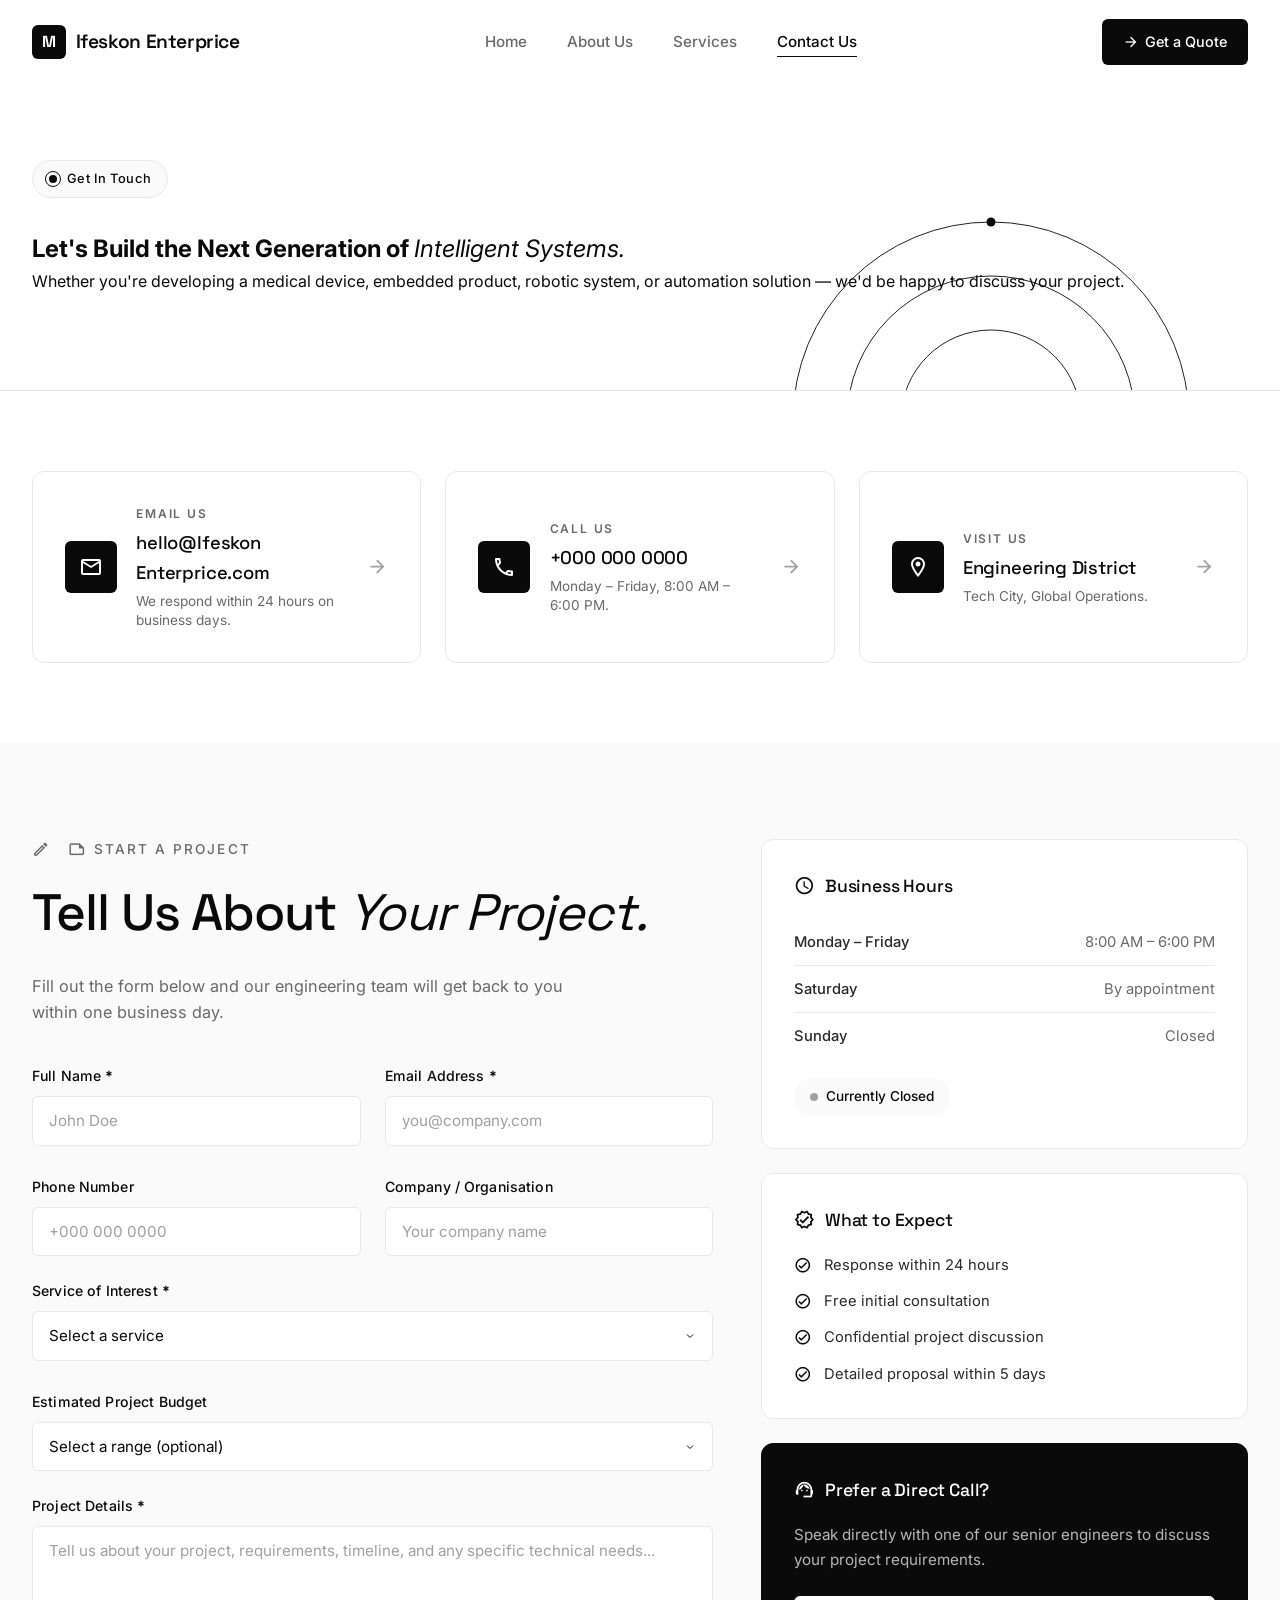
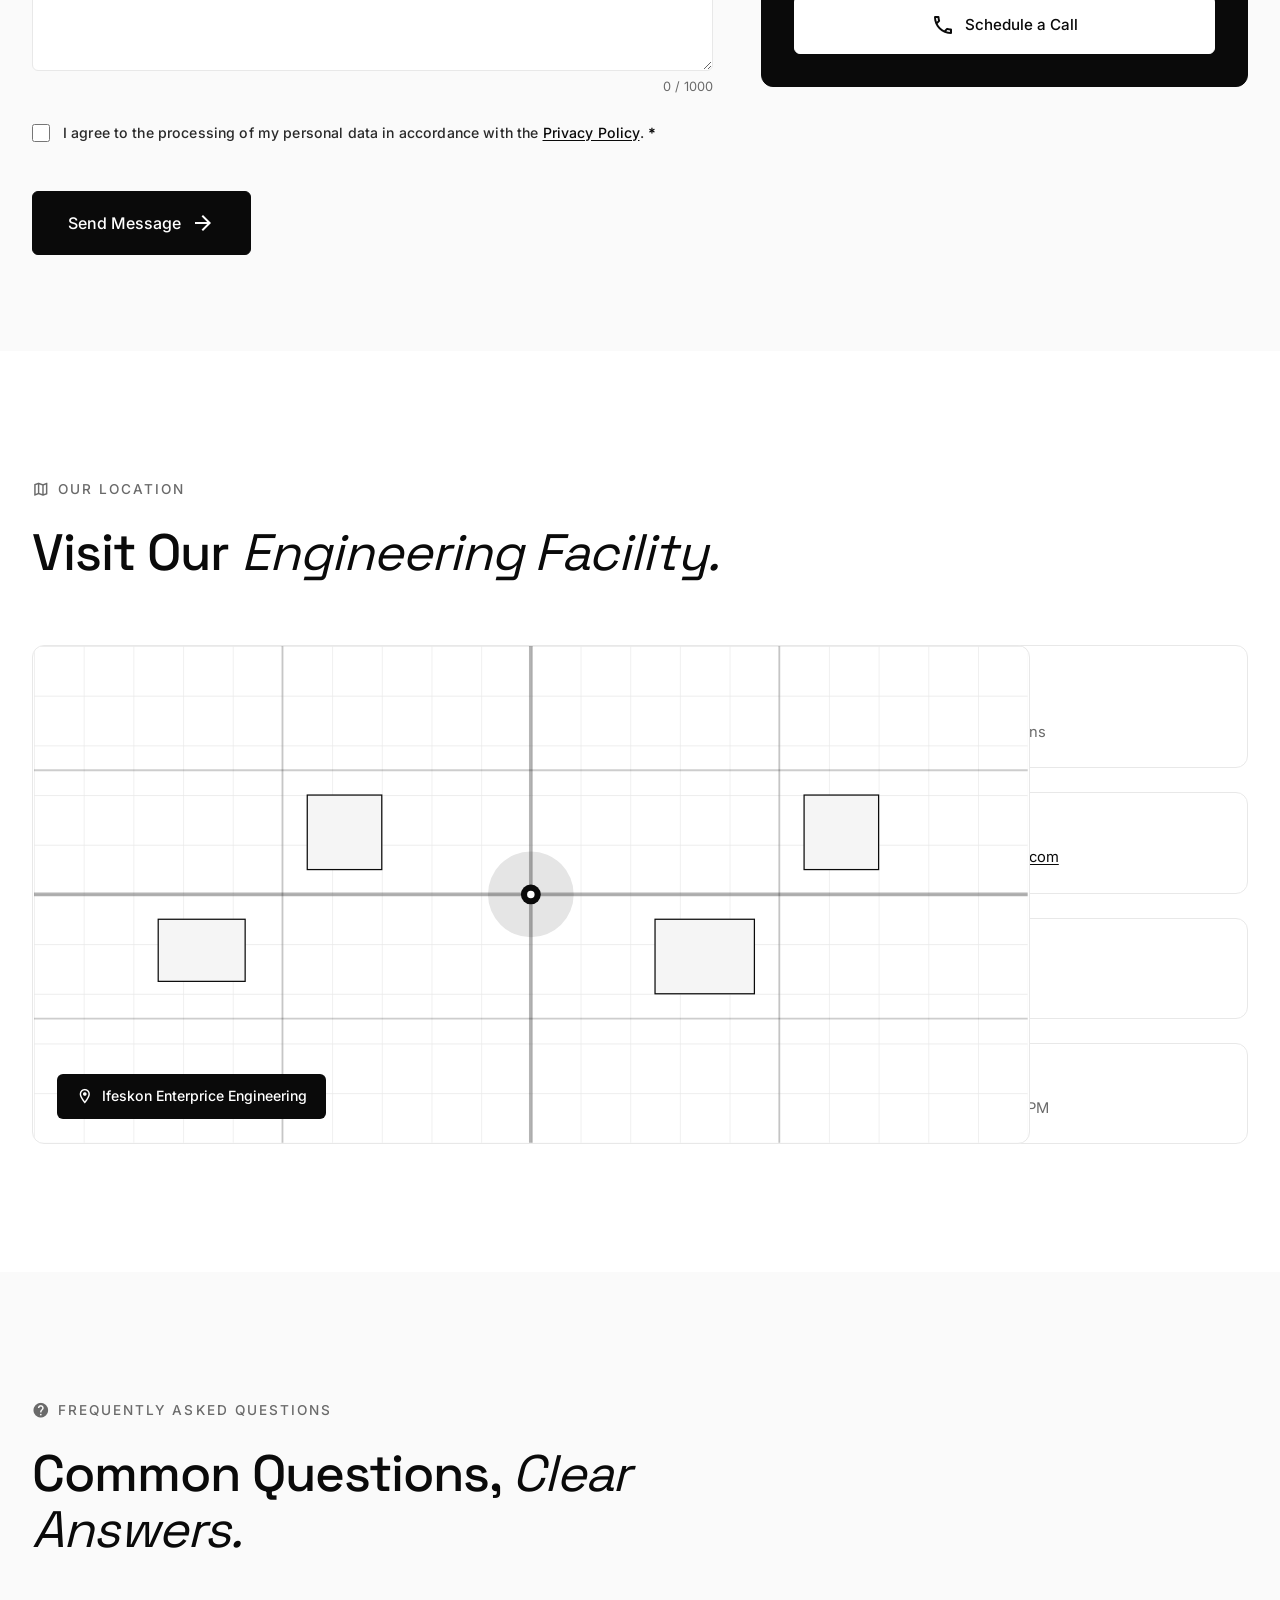
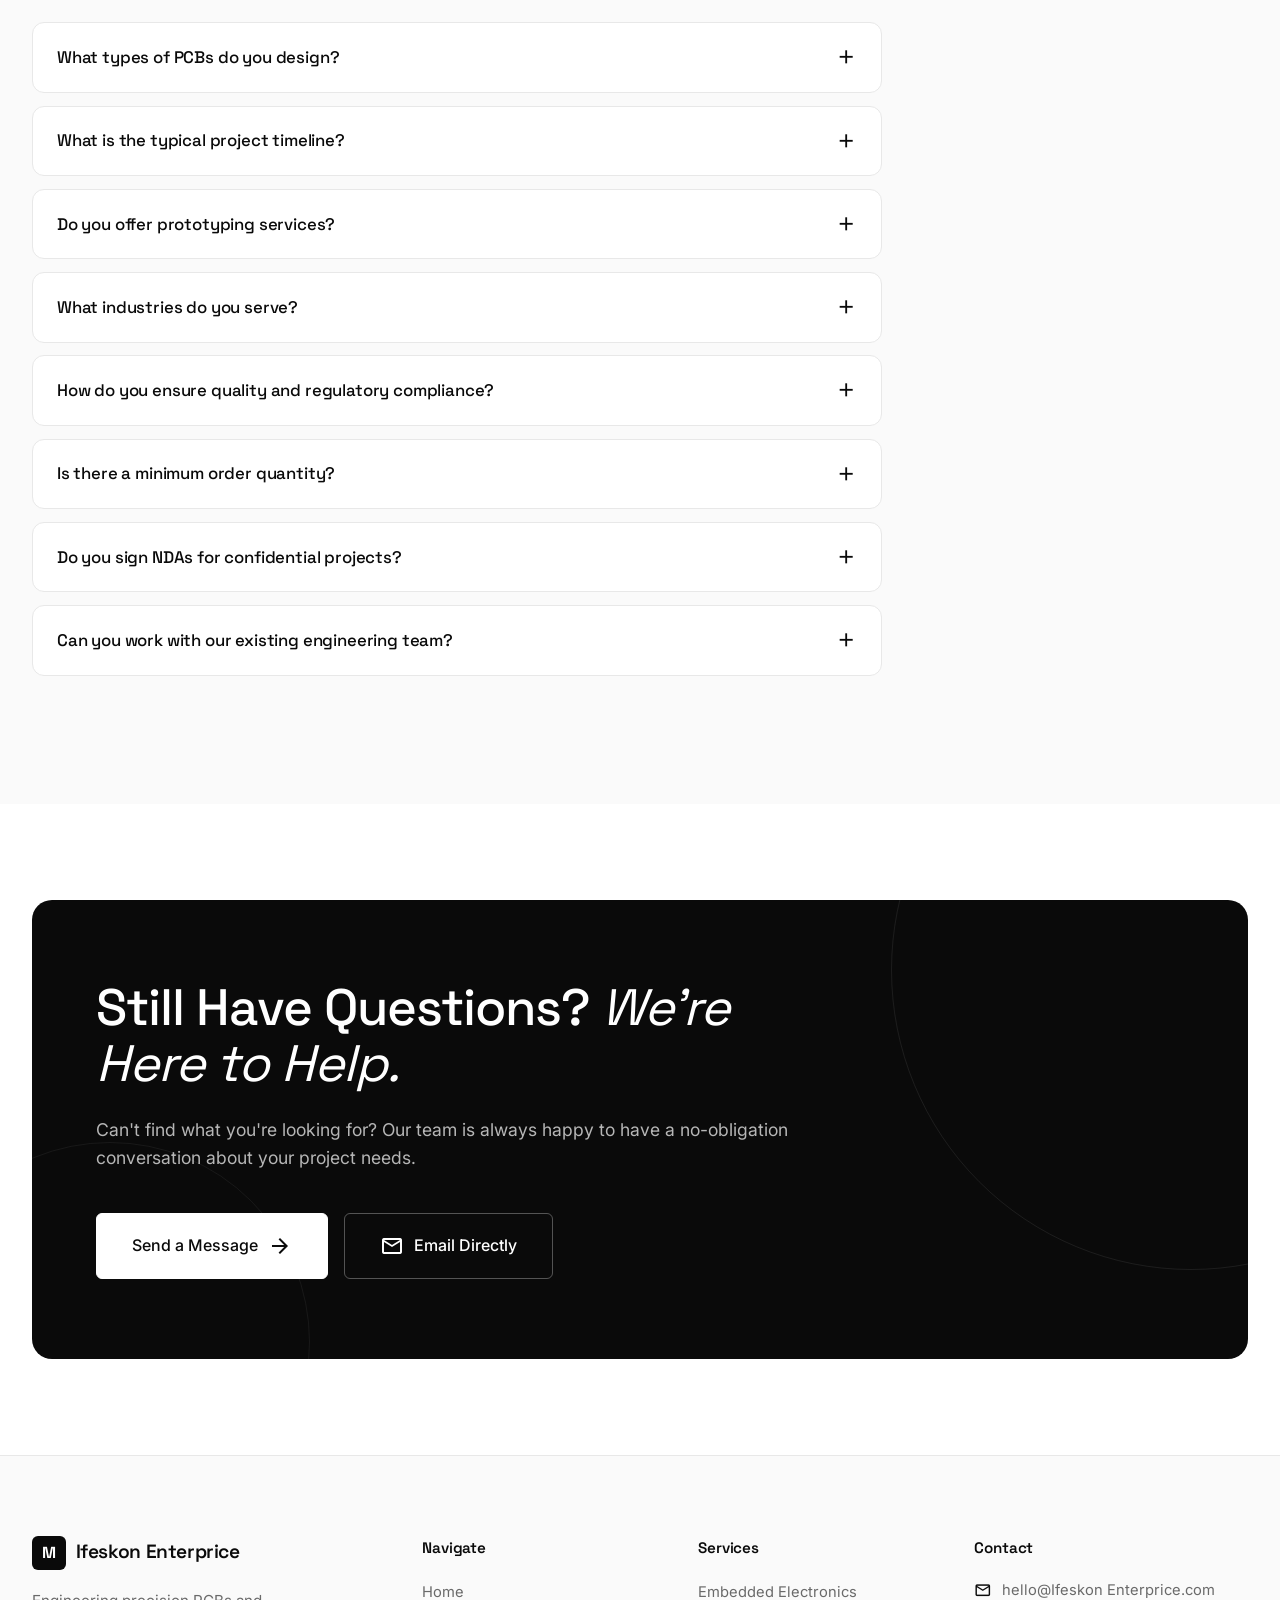
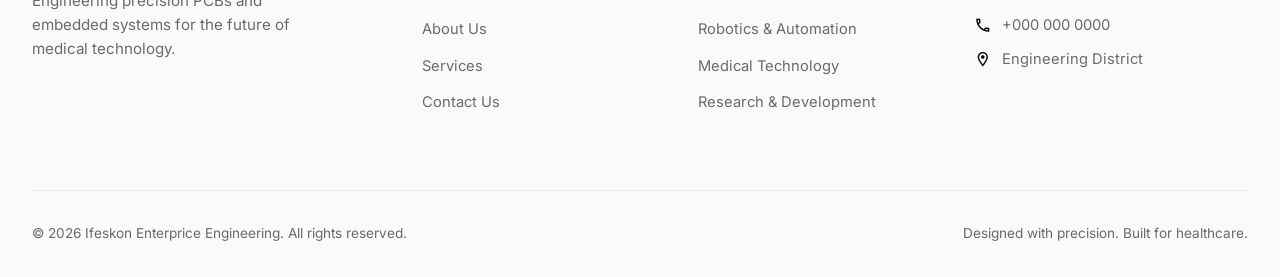
<file: contact.html>
<!DOCTYPE html>
<html lang="en">
<head>
    <meta charset="UTF-8">
    <meta http-equiv="X-UA-Compatible" content="IE=edge">
    <meta name="viewport" content="width=device-width, initial-scale=1.0">

    <!-- Primary SEO Meta Tags -->
    <title>Contact Us | Ifeskon Enterprice Engineering — Start Your Medical Electronics Project</title>
    <meta name="description" content="Get in touch with Ifeskon Enterprice Engineering. Discuss your medical PCB, embedded systems, robotics, or automation project with our specialist engineering team. Request a quote or consultation today.">
    <meta name="keywords" content="contact Ifeskon Enterprice, medical PCB quote, embedded systems consultation, request engineering quote, medical electronics contact, PCB design inquiry, robotics engineering contact">
    <meta name="author" content="Ifeskon Enterprice Engineering">
    <meta name="robots" content="index, follow">
    <link rel="canonical" href="https://www.Ifeskon Enterprice.com/contact">

    <!-- Open Graph / Facebook -->
    <meta property="og:type" content="website">
    <meta property="og:url" content="https://www.Ifeskon Enterprice.com/contact">
    <meta property="og:title" content="Contact Us | Ifeskon Enterprice Engineering">
    <meta property="og:description" content="Start a conversation about your next medical electronics, embedded systems, or automation project.">
    <meta property="og:image" content="https://www.Ifeskon Enterprice.com/images/og-contact.jpg">

    <!-- Twitter -->
    <meta property="twitter:card" content="summary_large_image">
    <meta property="twitter:title" content="Contact Us | Ifeskon Enterprice Engineering">
    <meta property="twitter:description" content="Start a conversation about your next medical electronics, embedded systems, or automation project.">

    <!-- Favicon -->
    <link rel="icon" type="image/svg+xml" href="images/favicon.svg">

    <!-- Google Fonts -->
    <link rel="preconnect" href="https://fonts.googleapis.com">
    <link rel="preconnect" href="https://fonts.gstatic.com" crossorigin>
    <link href="https://fonts.googleapis.com/css2?family=Inter:wght@300;400;500;600;700;800&family=Space+Grotesk:wght@400;500;600;700&display=swap" rel="stylesheet">

    <!-- Google Material Icons -->
    <link href="https://fonts.googleapis.com/icon?family=Material+Icons+Outlined" rel="stylesheet">

    <!-- Structured Data -->
    <script type="application/ld+json">
    {
        "@context": "https://schema.org",
        "@type": "ContactPage",
        "name": "Contact Ifeskon Enterprice Engineering",
        "description": "Get in touch with Ifeskon Enterprice Engineering for medical PCB design, embedded systems, and automation engineering services.",
        "mainEntity": {
            "@type": "Organization",
            "name": "Ifeskon Enterprice Engineering",
            "url": "https://www.Ifeskon Enterprice.com",
            "email": "hello@Ifeskon Enterprice.com",
            "telephone": "+000-000-0000",
            "address": {
                "@type": "PostalAddress",
                "streetAddress": "Engineering District",
                "addressLocality": "Tech City",
                "addressCountry": "Global"
            },
            "openingHoursSpecification": [
                {
                    "@type": "OpeningHoursSpecification",
                    "dayOfWeek": ["Monday", "Tuesday", "Wednesday", "Thursday", "Friday"],
                    "opens": "08:00",
                    "closes": "18:00"
                }
            ]
        }
    }
    </script>

    <!-- Stylesheets -->
    <link rel="stylesheet" href="css/styles.css">
    <link rel="stylesheet" href="css/contact.css">
</head>
<body>

    <!-- NAVIGATION -->
    <header class="site-header" id="siteHeader">
        <nav class="nav-container" aria-label="Main Navigation">
            <a href="index.html" class="logo" aria-label="Ifeskon Enterprice Home">
                <span class="logo-mark">M</span>
                <span class="logo-text">Ifeskon Enterprice</span>
            </a>

            <ul class="nav-menu" id="navMenu">
                <li><a href="index.html" class="nav-link">Home</a></li>
                <li><a href="about.html" class="nav-link">About Us</a></li>
                <li><a href="services.html" class="nav-link">Services</a></li>
                <li><a href="contact.html" class="nav-link active">Contact Us</a></li>
            </ul>

            <a href="contact.html" class="nav-cta">
                <span class="material-icons-outlined">arrow_forward</span>
                Get a Quote
            </a>

            <button class="nav-toggle" id="navToggle" aria-label="Toggle navigation menu" aria-expanded="false">
                <span></span>
                <span></span>
                <span></span>
            </button>
        </nav>
    </header>

    <main>

        <!-- PAGE HERO -->
        <section class="page-hero contact-hero" id="pageHero">
            <div class="container">
                <div class="page-hero-content">
                    <span class="hero-tag reveal">
                        <span class="pulse-dot"></span>
                        Get In Touch
                    </span>
                    <h1 class="page-hero-title reveal">
                        Let's Build the Next Generation of
                        <span class="text-italic">Intelligent Systems.</span>
                    </h1>
                    <p class="page-hero-subtitle reveal">
                        Whether you're developing a medical device, embedded product, robotic system, or automation solution — we'd be happy to discuss your project.
                    </p>
                </div>
            </div>

            <div class="contact-hero-visual reveal" aria-hidden="true">
                <svg viewBox="0 0 500 500" xmlns="http://www.w3.org/2000/svg">
                    <circle class="hero-ring" cx="250" cy="250" r="220"/>
                    <circle class="hero-ring" cx="250" cy="250" r="160"/>
                    <circle class="hero-ring" cx="250" cy="250" r="100"/>
                    <circle class="hero-dot" cx="250" cy="30" r="5"/>
                    <circle class="hero-dot" cx="470" cy="250" r="5"/>
                    <circle class="hero-dot" cx="250" cy="470" r="5"/>
                    <circle class="hero-dot" cx="30" cy="250" r="5"/>
                </svg>
            </div>
        </section>

        <!-- CONTACT INFO CARDS -->
        <section class="section contact-info" id="contactInfo">
            <div class="container">
                <div class="info-grid">
                    <a href="mailto:hello@Ifeskon Enterprice.com" class="info-card reveal">
                        <div class="info-icon">
                            <span class="material-icons-outlined">mail</span>
                        </div>
                        <div class="info-content">
                            <span class="info-label">Email Us</span>
                            <h3 class="info-value">hello@Ifeskon Enterprice.com</h3>
                            <p class="info-desc">We respond within 24 hours on business days.</p>
                        </div>
                        <span class="info-arrow material-icons-outlined">arrow_forward</span>
                    </a>

                    <a href="tel:+0000000000" class="info-card reveal">
                        <div class="info-icon">
                            <span class="material-icons-outlined">call</span>
                        </div>
                        <div class="info-content">
                            <span class="info-label">Call Us</span>
                            <h3 class="info-value">+000 000 0000</h3>
                            <p class="info-desc">Monday – Friday, 8:00 AM – 6:00 PM.</p>
                        </div>
                        <span class="info-arrow material-icons-outlined">arrow_forward</span>
                    </a>

                    <div class="info-card reveal">
                        <div class="info-icon">
                            <span class="material-icons-outlined">location_on</span>
                        </div>
                        <div class="info-content">
                            <span class="info-label">Visit Us</span>
                            <h3 class="info-value">Engineering District</h3>
                            <p class="info-desc">Tech City, Global Operations.</p>
                        </div>
                        <span class="info-arrow material-icons-outlined">arrow_forward</span>
                    </div>
                </div>
            </div>
        </section>

        <!-- CONTACT FORM & DETAILS -->
        <section class="section contact-main" id="contactMain">
            <div class="container">
                <div class="contact-grid">

                    <!-- FORM -->
                    <div class="contact-form-wrapper reveal">
                        <div class="section-label">
                            <span class="material-icons-outlined">edit_note</span>
                            Start a Project
                        </div>
                        <h2 class="section-title">
                            Tell Us About
                            <span class="text-italic">Your Project.</span>
                        </h2>
                        <p class="form-intro">
                            Fill out the form below and our engineering team will get back to you within one business day.
                        </p>

                        <form class="contact-form" id="contactForm" novalidate>
                            <div class="form-row">
                                <div class="form-group">
                                    <label for="name">Full Name <span class="required">*</span></label>
                                    <input type="text" id="name" name="name" placeholder="John Doe" required>
                                    <span class="error-message" data-error="name">Please enter your name.</span>
                                </div>
                                <div class="form-group">
                                    <label for="email">Email Address <span class="required">*</span></label>
                                    <input type="email" id="email" name="email" placeholder="you@company.com" required>
                                    <span class="error-message" data-error="email">Please enter a valid email.</span>
                                </div>
                            </div>

                            <div class="form-row">
                                <div class="form-group">
                                    <label for="phone">Phone Number</label>
                                    <input type="tel" id="phone" name="phone" placeholder="+000 000 0000">
                                </div>
                                <div class="form-group">
                                    <label for="company">Company / Organisation</label>
                                    <input type="text" id="company" name="company" placeholder="Your company name">
                                </div>
                            </div>

                            <div class="form-group">
                                <label for="service">Service of Interest <span class="required">*</span></label>
                                <select id="service" name="service" required>
                                    <option value="" disabled selected>Select a service</option>
                                    <option value="embedded">Embedded Electronics & Systems</option>
                                    <option value="automation">Control, Robotics & Automation</option>
                                    <option value="medical">Medical Technology</option>
                                    <option value="rd">Research & Development</option>
                                    <option value="other">Other / Not Sure</option>
                                </select>
                                <span class="error-message" data-error="service">Please select a service.</span>
                            </div>

                            <div class="form-group">
                                <label for="budget">Estimated Project Budget</label>
                                <select id="budget" name="budget">
                                    <option value="" disabled selected>Select a range (optional)</option>
                                    <option value="under-10k">Under $10,000</option>
                                    <option value="10k-50k">$10,000 – $50,000</option>
                                    <option value="50k-100k">$50,000 – $100,000</option>
                                    <option value="100k-plus">$100,000+</option>
                                    <option value="unsure">Not sure yet</option>
                                </select>
                            </div>

                            <div class="form-group">
                                <label for="message">Project Details <span class="required">*</span></label>
                                <textarea id="message" name="message" rows="6" placeholder="Tell us about your project, requirements, timeline, and any specific technical needs..." required></textarea>
                                <div class="textarea-meta">
                                    <span class="error-message" data-error="message">Please describe your project (min. 20 characters).</span>
                                    <span class="char-counter"><span id="charCount">0</span> / 1000</span>
                                </div>
                            </div>

                            <div class="form-group form-checkbox">
                                <input type="checkbox" id="consent" name="consent" required>
                                <label for="consent">
                                    I agree to the processing of my personal data in accordance with the <a href="#">Privacy Policy</a>. <span class="required">*</span>
                                </label>
                            </div>
                            <span class="error-message form-error" data-error="consent">Please accept the privacy policy to continue.</span>

                            <button type="submit" class="btn btn-primary btn-lg btn-submit" id="submitBtn">
                                <span class="btn-text">Send Message</span>
                                <span class="btn-loader" aria-hidden="true">
                                    <span class="spinner"></span>
                                </span>
                                <span class="material-icons-outlined btn-icon">arrow_forward</span>
                            </button>
                        </form>

                        <!-- SUCCESS MESSAGE -->
                        <div class="form-success" id="formSuccess" aria-hidden="true">
                            <div class="success-icon">
                                <span class="material-icons-outlined">check_circle</span>
                            </div>
                            <h3>Message Sent Successfully</h3>
                            <p>Thank you for reaching out. Our engineering team will review your project details and respond within one business day.</p>
                            <button type="button" class="btn btn-ghost" id="resetForm">Send Another Message</button>
                        </div>
                    </div>

                    <!-- SIDEBAR -->
                    <aside class="contact-sidebar reveal">
                        <div class="sidebar-card">
                            <h3>
                                <span class="material-icons-outlined">schedule</span>
                                Business Hours
                            </h3>
                            <ul class="hours-list">
                                <li>
                                    <span>Monday – Friday</span>
                                    <span>8:00 AM – 6:00 PM</span>
                                </li>
                                <li>
                                    <span>Saturday</span>
                                    <span>By appointment</span>
                                </li>
                                <li>
                                    <span>Sunday</span>
                                    <span>Closed</span>
                                </li>
                            </ul>
                            <div class="status-indicator" id="statusIndicator">
                                <span class="status-dot"></span>
                                <span class="status-text">Currently Open</span>
                            </div>
                        </div>

                        <div class="sidebar-card">
                            <h3>
                                <span class="material-icons-outlined">verified</span>
                                What to Expect
                            </h3>
                            <ul class="expect-list">
                                <li>
                                    <span class="material-icons-outlined">check_circle</span>
                                    <span>Response within 24 hours</span>
                                </li>
                                <li>
                                    <span class="material-icons-outlined">check_circle</span>
                                    <span>Free initial consultation</span>
                                </li>
                                <li>
                                    <span class="material-icons-outlined">check_circle</span>
                                    <span>Confidential project discussion</span>
                                </li>
                                <li>
                                    <span class="material-icons-outlined">check_circle</span>
                                    <span>Detailed proposal within 5 days</span>
                                </li>
                            </ul>
                        </div>

                        <div class="sidebar-card sidebar-card-dark">
                            <h3>
                                <span class="material-icons-outlined">support_agent</span>
                                Prefer a Direct Call?
                            </h3>
                            <p>Speak directly with one of our senior engineers to discuss your project requirements.</p>
                            <a href="tel:+0000000000" class="btn btn-primary">
                                <span class="material-icons-outlined">call</span>
                                Schedule a Call
                            </a>
                        </div>
                    </aside>
                </div>
            </div>
        </section>

        <!-- LOCATION / MAP -->
        <section class="section location" id="location">
            <div class="container">
                <div class="section-header reveal">
                    <div class="section-label">
                        <span class="material-icons-outlined">map</span>
                        Our Location
                    </div>
                    <h2 class="section-title">
                        Visit Our
                        <span class="text-italic">Engineering Facility.</span>
                    </h2>
                </div>

                <div class="location-grid reveal">
                    <div class="map-placeholder" aria-label="Map showing Ifeskon Enterprice Engineering location">
                        <svg viewBox="0 0 800 400" xmlns="http://www.w3.org/2000/svg">
                            <!-- Grid -->
                            <defs>
                                <pattern id="mapGrid" width="40" height="40" patternUnits="userSpaceOnUse">
                                    <path d="M 40 0 L 0 0 0 40" fill="none" stroke="#e8e8e8" stroke-width="1"/>
                                </pattern>
                            </defs>
                            <rect width="100%" height="100%" fill="url(#mapGrid)"/>

                            <!-- Roads -->
                            <path d="M0,200 L800,200" stroke="#0a0a0a" stroke-width="3" opacity="0.3"/>
                            <path d="M400,0 L400,400" stroke="#0a0a0a" stroke-width="3" opacity="0.3"/>
                            <path d="M0,100 L800,100" stroke="#0a0a0a" stroke-width="1.5" opacity="0.2"/>
                            <path d="M0,300 L800,300" stroke="#0a0a0a" stroke-width="1.5" opacity="0.2"/>
                            <path d="M200,0 L200,400" stroke="#0a0a0a" stroke-width="1.5" opacity="0.2"/>
                            <path d="M600,0 L600,400" stroke="#0a0a0a" stroke-width="1.5" opacity="0.2"/>

                            <!-- Buildings -->
                            <rect x="220" y="120" width="60" height="60" fill="#f5f5f5" stroke="#0a0a0a" stroke-width="1"/>
                            <rect x="500" y="220" width="80" height="60" fill="#f5f5f5" stroke="#0a0a0a" stroke-width="1"/>
                            <rect x="100" y="220" width="70" height="50" fill="#f5f5f5" stroke="#0a0a0a" stroke-width="1"/>
                            <rect x="620" y="120" width="60" height="60" fill="#f5f5f5" stroke="#0a0a0a" stroke-width="1"/>

                            <!-- Pin -->
                            <g class="map-pin">
                                <circle cx="400" cy="200" r="30" fill="#0a0a0a" opacity="0.1">
                                    <animate attributeName="r" values="30;45;30" dur="2s" repeatCount="indefinite"/>
                                    <animate attributeName="opacity" values="0.15;0;0.15" dur="2s" repeatCount="indefinite"/>
                                </circle>
                                <circle cx="400" cy="200" r="8" fill="#0a0a0a"/>
                                <circle cx="400" cy="200" r="3" fill="#ffffff"/>
                            </g>
                        </svg>
                        <div class="map-label">
                            <span class="material-icons-outlined">location_on</span>
                            Ifeskon Enterprice Engineering
                        </div>
                    </div>

                    <div class="location-details">
                        <div class="location-item">
                            <span class="material-icons-outlined">business</span>
                            <div>
                                <h4>Head Office</h4>
                                <p>Engineering District<br>Tech City, Global Operations</p>
                            </div>
                        </div>
                        <div class="location-item">
                            <span class="material-icons-outlined">mail</span>
                            <div>
                                <h4>Email</h4>
                                <p><a href="mailto:hello@Ifeskon Enterprice.com">hello@Ifeskon Enterprice.com</a></p>
                            </div>
                        </div>
                        <div class="location-item">
                            <span class="material-icons-outlined">call</span>
                            <div>
                                <h4>Phone</h4>
                                <p><a href="tel:+0000000000">+000 000 0000</a></p>
                            </div>
                        </div>
                        <div class="location-item">
                            <span class="material-icons-outlined">schedule</span>
                            <div>
                                <h4>Working Hours</h4>
                                <p>Mon – Fri: 8:00 AM – 6:00 PM</p>
                            </div>
                        </div>
                    </div>
                </div>
            </div>
        </section>

        <!-- FAQ -->
        <section class="section faq" id="faq">
            <div class="container">
                <div class="section-header reveal">
                    <div class="section-label">
                        <span class="material-icons-outlined">help</span>
                        Frequently Asked Questions
                    </div>
                    <h2 class="section-title">
                        Common Questions,
                        <span class="text-italic">Clear Answers.</span>
                    </h2>
                </div>

                <div class="faq-list reveal">
                    <details class="faq-item">
                        <summary>
                            <span>What types of PCBs do you design?</span>
                            <span class="material-icons-outlined">add</span>
                        </summary>
                        <div class="faq-answer">
                            <p>We design a full range of PCBs including single-sided, double-sided, and multi-layer boards. Our speciality is medical-grade PCBs with strict requirements for isolation, EMC compliance, thermal management, and reliability. We work with both rigid and flexible PCB technologies.</p>
                        </div>
                    </details>

                    <details class="faq-item">
                        <summary>
                            <span>What is the typical project timeline?</span>
                            <span class="material-icons-outlined">add</span>
                        </summary>
                        <div class="faq-answer">
                            <p>Timelines vary based on project complexity. A simple PCB design typically takes 2–4 weeks. More complex embedded systems or medical devices can take 3–6 months from concept to validated prototype. We provide detailed timelines during our initial consultation.</p>
                        </div>
                    </details>

                    <details class="faq-item">
                        <summary>
                            <span>Do you offer prototyping services?</span>
                            <span class="material-icons-outlined">add</span>
                        </summary>
                        <div class="faq-answer">
                            <p>Yes. Rapid prototyping is one of our core services. We can produce functional prototypes within days using advanced manufacturing techniques, allowing you to validate designs quickly before committing to full production runs.</p>
                        </div>
                    </details>

                    <details class="faq-item">
                        <summary>
                            <span>What industries do you serve?</span>
                            <span class="material-icons-outlined">add</span>
                        </summary>
                        <div class="faq-answer">
                            <p>Our primary focus is medical devices and healthcare technology. We also serve industrial automation, biomedical research, robotics, and advanced technology sectors. Any application requiring precision electronic systems is within our scope.</p>
                        </div>
                    </details>

                    <details class="faq-item">
                        <summary>
                            <span>How do you ensure quality and regulatory compliance?</span>
                            <span class="material-icons-outlined">add</span>
                        </summary>
                        <div class="faq-answer">
                            <p>We follow rigorous engineering practices including design reviews, simulation-based validation, comprehensive testing (electrical, thermal, EMC), and full documentation. For medical applications, we design with regulatory frameworks like IEC 60601 and ISO 13485 in mind from the outset.</p>
                        </div>
                    </details>

                    <details class="faq-item">
                        <summary>
                            <span>Is there a minimum order quantity?</span>
                            <span class="material-icons-outlined">add</span>
                        </summary>
                        <div class="faq-answer">
                            <p>No. We support projects at every scale — from single prototypes to production runs of thousands of units. Whether you need one custom board or ongoing supply, we're equipped to help.</p>
                        </div>
                    </details>

                    <details class="faq-item">
                        <summary>
                            <span>Do you sign NDAs for confidential projects?</span>
                            <span class="material-icons-outlined">add</span>
                        </summary>
                        <div class="faq-answer">
                            <p>Absolutely. We understand the sensitivity of medical and proprietary technology development. We're happy to sign NDAs before any detailed technical discussions begin.</p>
                        </div>
                    </details>

                    <details class="faq-item">
                        <summary>
                            <span>Can you work with our existing engineering team?</span>
                            <span class="material-icons-outlined">add</span>
                        </summary>
                        <div class="faq-answer">
                            <p>Yes. We frequently collaborate as an extension of our clients' in-house teams. We can integrate into your workflows, use your preferred tools and documentation standards, and provide specialised expertise where needed.</p>
                        </div>
                    </details>
                </div>
            </div>
        </section>

        <!-- FINAL CTA -->
        <section class="section cta" id="cta">
            <div class="container">
                <div class="cta-card reveal">
                    <div class="cta-content">
                        <h2 class="cta-title">
                            Still Have Questions?
                            <span class="text-italic">We're Here to Help.</span>
                        </h2>
                        <p class="cta-text">
                            Can't find what you're looking for? Our team is always happy to have a no-obligation conversation about your project needs.
                        </p>
                        <div class="cta-actions">
                            <a href="#contactMain" class="btn btn-primary btn-lg">
                                Send a Message
                                <span class="material-icons-outlined">arrow_forward</span>
                            </a>
                            <a href="mailto:hello@Ifeskon Enterprice.com" class="btn btn-ghost btn-lg">
                                <span class="material-icons-outlined">mail</span>
                                Email Directly
                            </a>
                        </div>
                    </div>
                </div>
            </div>
        </section>

    </main>

    <!-- FOOTER -->
    <footer class="site-footer">
        <div class="container">
            <div class="footer-grid">
                <div class="footer-brand">
                    <a href="index.html" class="logo">
                        <span class="logo-mark">M</span>
                        <span class="logo-text">Ifeskon Enterprice</span>
                    </a>
                    <p class="footer-tagline">
                        Engineering precision PCBs and embedded systems for the future of medical technology.
                    </p>
                </div>

                <div class="footer-col">
                    <h4>Navigate</h4>
                    <ul>
                        <li><a href="index.html">Home</a></li>
                        <li><a href="about.html">About Us</a></li>
                        <li><a href="services.html">Services</a></li>
                        <li><a href="contact.html">Contact Us</a></li>
                    </ul>
                </div>

                <div class="footer-col">
                    <h4>Services</h4>
                    <ul>
                        <li><a href="services.html#embedded">Embedded Electronics</a></li>
                        <li><a href="services.html#automation">Robotics & Automation</a></li>
                        <li><a href="services.html#medical">Medical Technology</a></li>
                        <li><a href="services.html#rd">Research & Development</a></li>
                    </ul>
                </div>

                <div class="footer-col">
                    <h4>Contact</h4>
                    <ul class="contact-list">
                        <li>
                            <span class="material-icons-outlined">mail</span>
                            <a href="mailto:hello@Ifeskon Enterprice.com">hello@Ifeskon Enterprice.com</a>
                        </li>
                        <li>
                            <span class="material-icons-outlined">call</span>
                            <a href="tel:+0000000000">+000 000 0000</a>
                        </li>
                        <li>
                            <span class="material-icons-outlined">location_on</span>
                            <span>Engineering District</span>
                        </li>
                    </ul>
                </div>
            </div>

            <div class="footer-bottom">
                <p>&copy; <span id="year"></span> Ifeskon Enterprice Engineering. All rights reserved.</p>
                <p>Designed with precision. Built for healthcare.</p>
            </div>
        </div>
    </footer>

    <script src="js/main.js"></script>
</body>
</html>
</file>
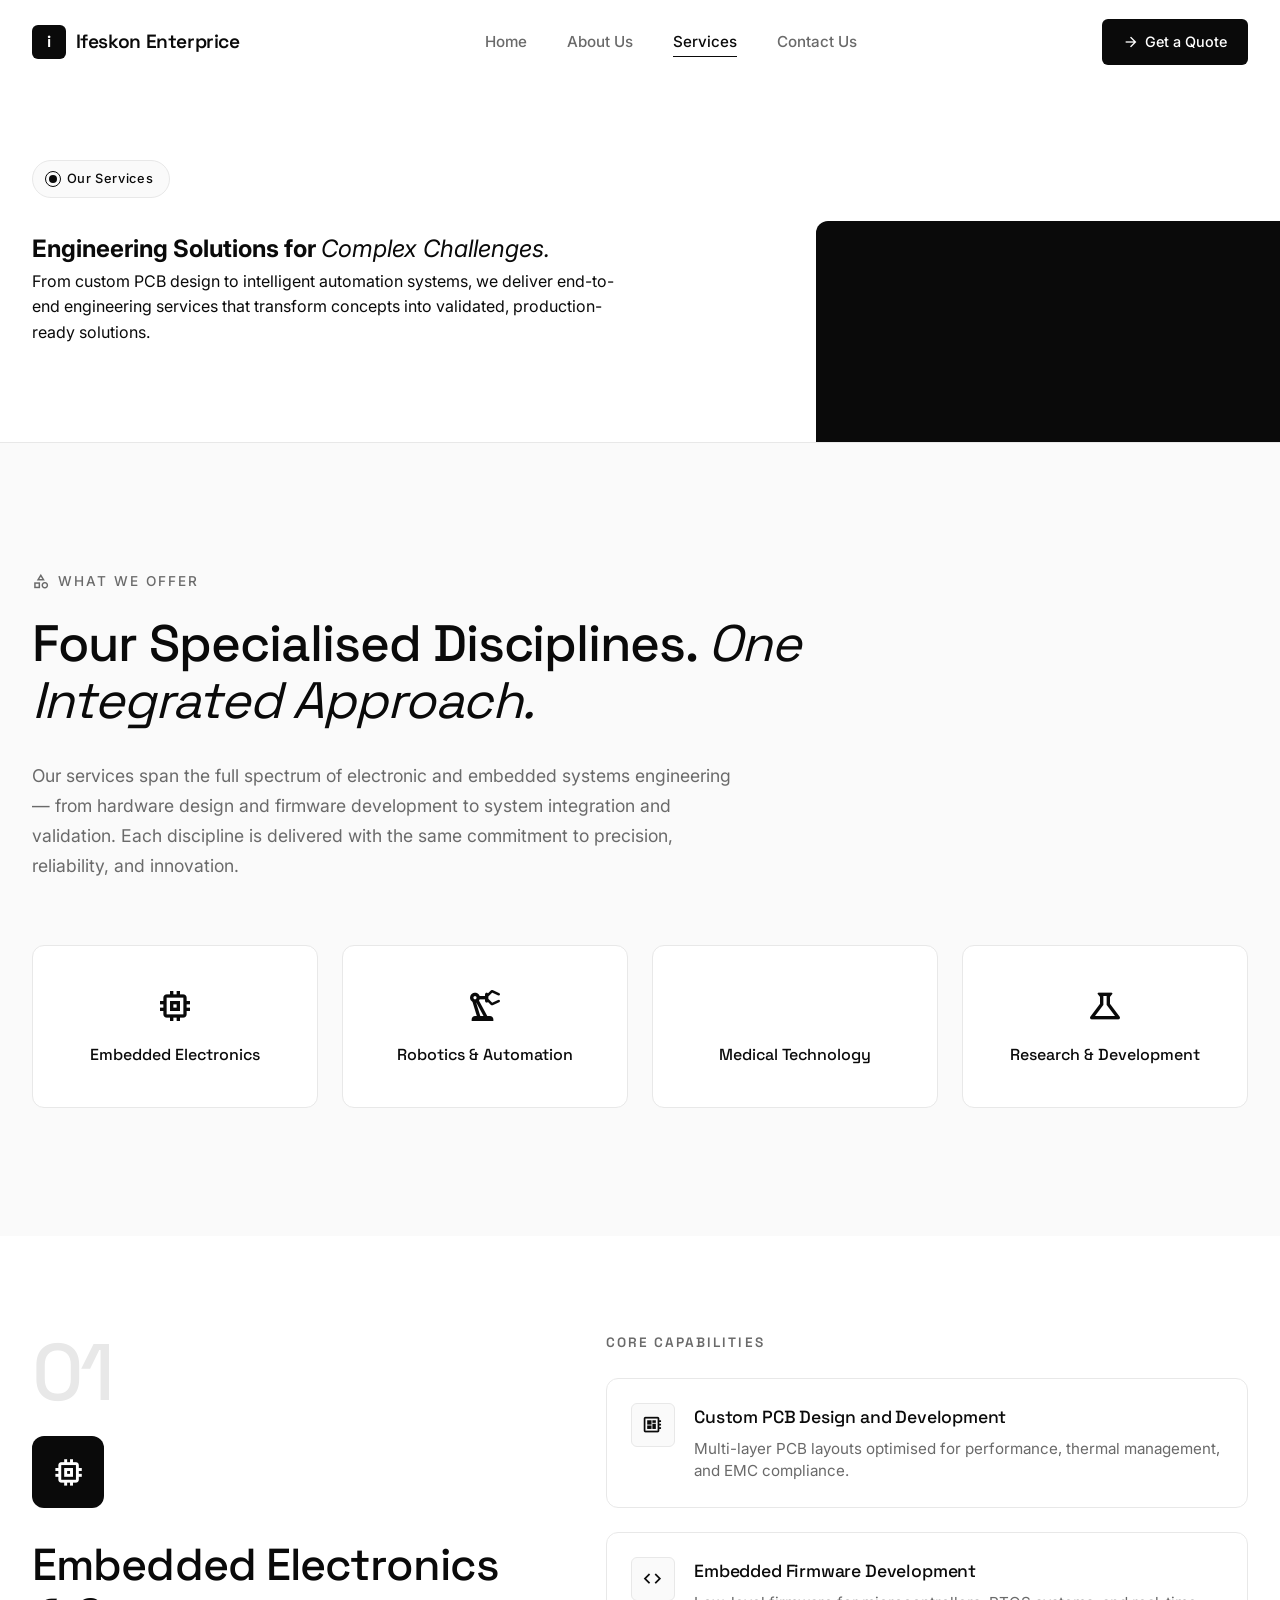
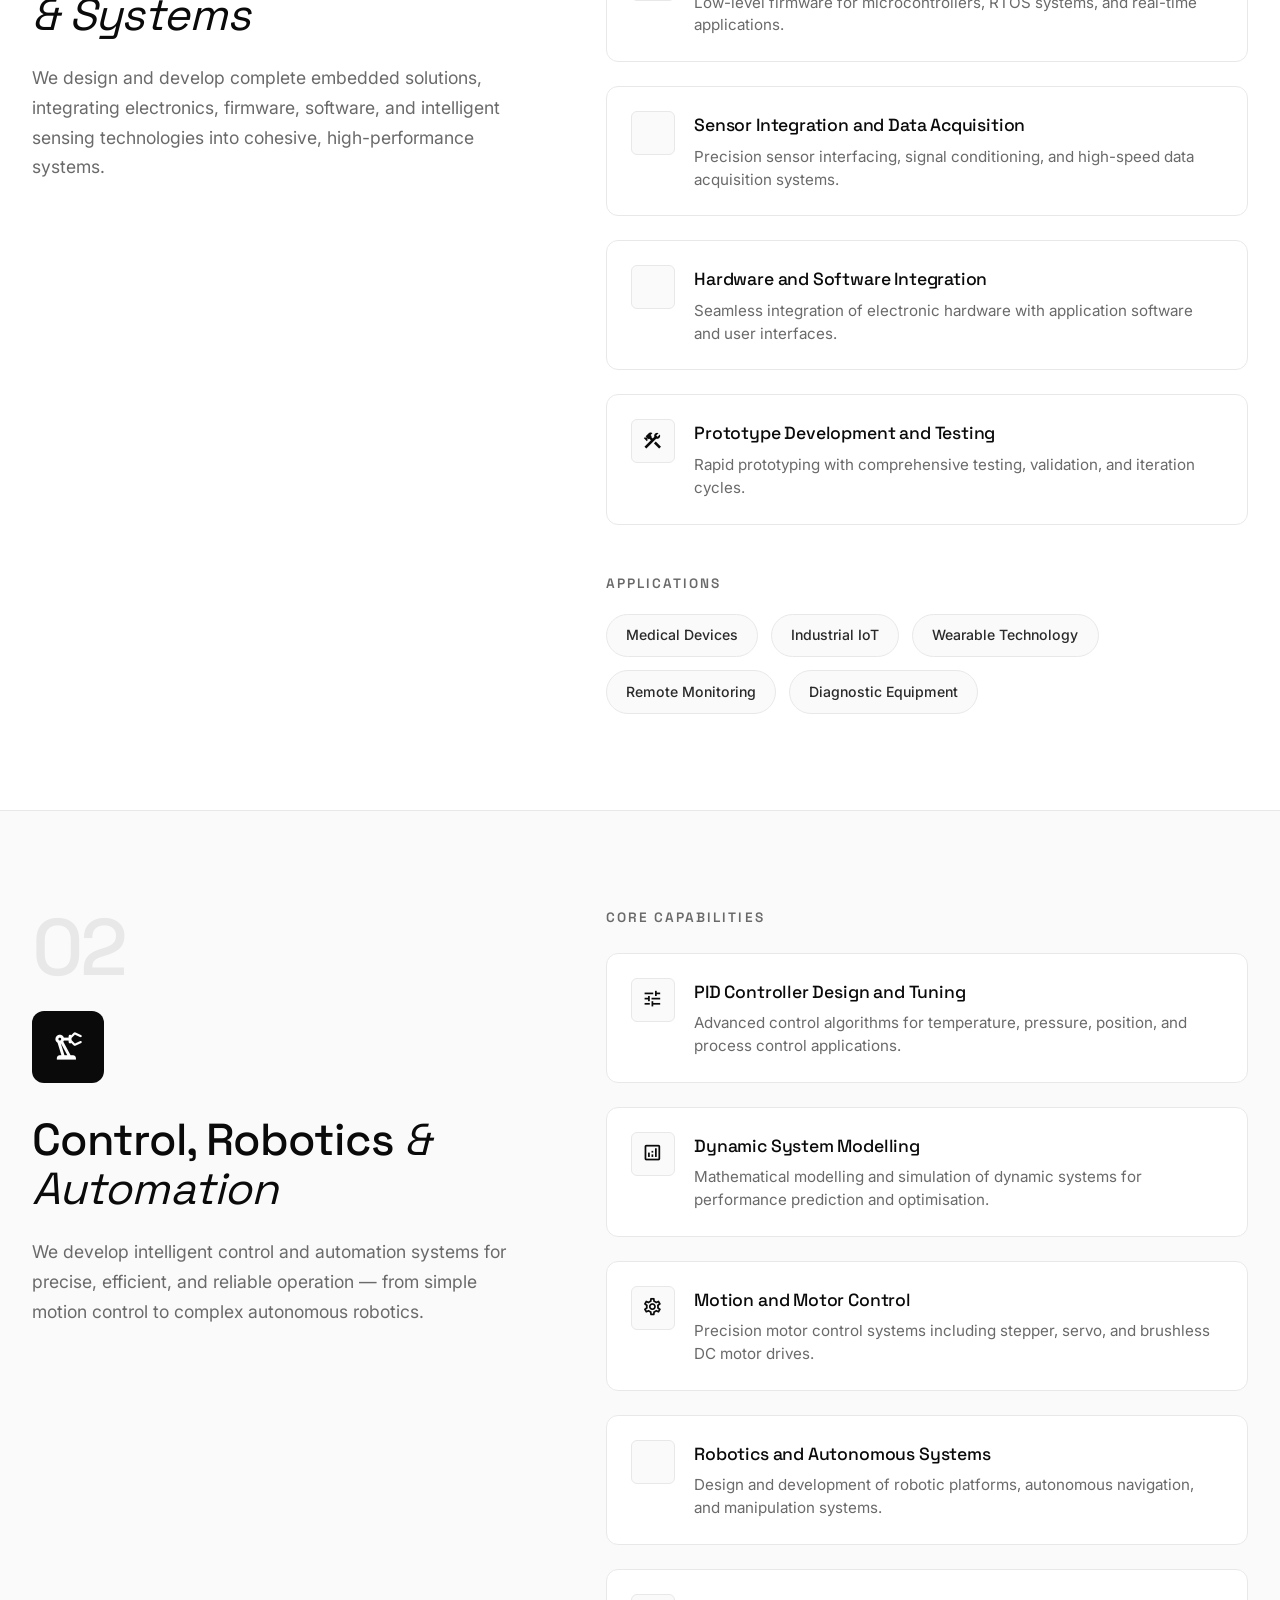
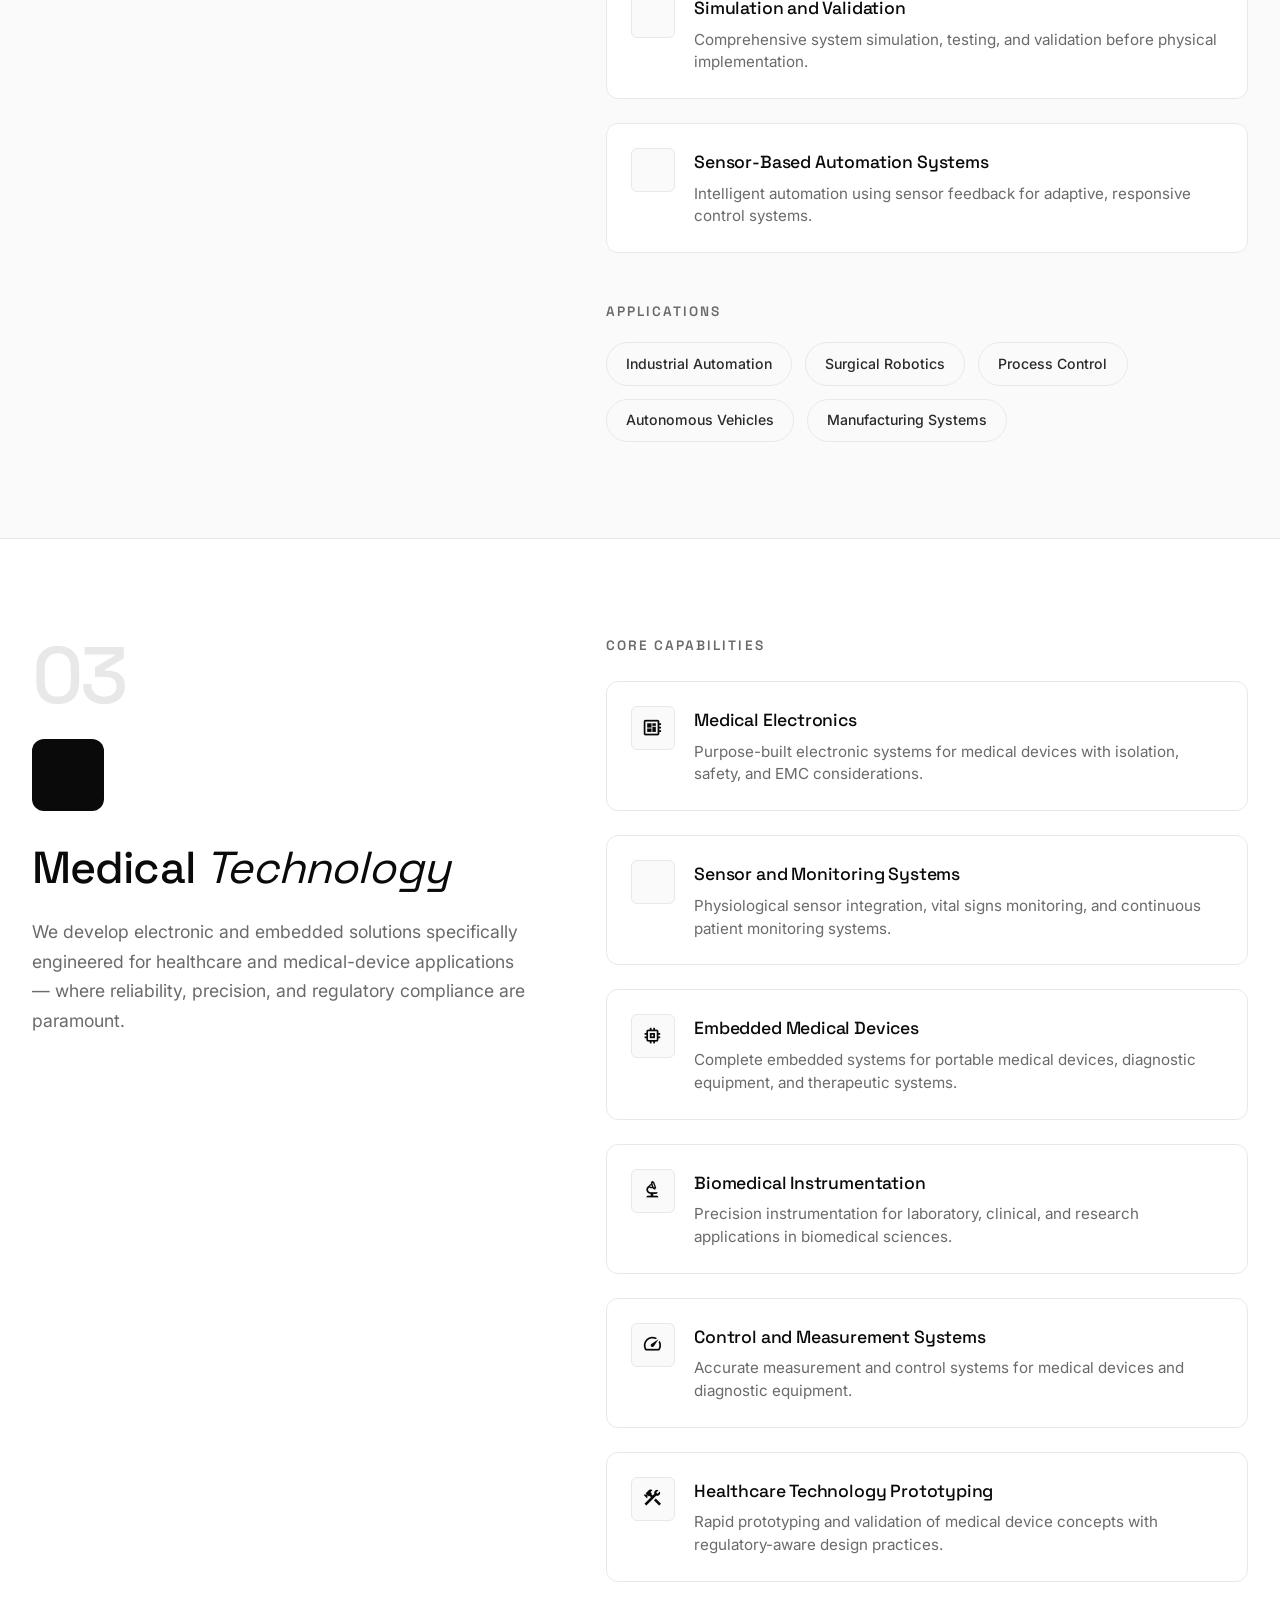
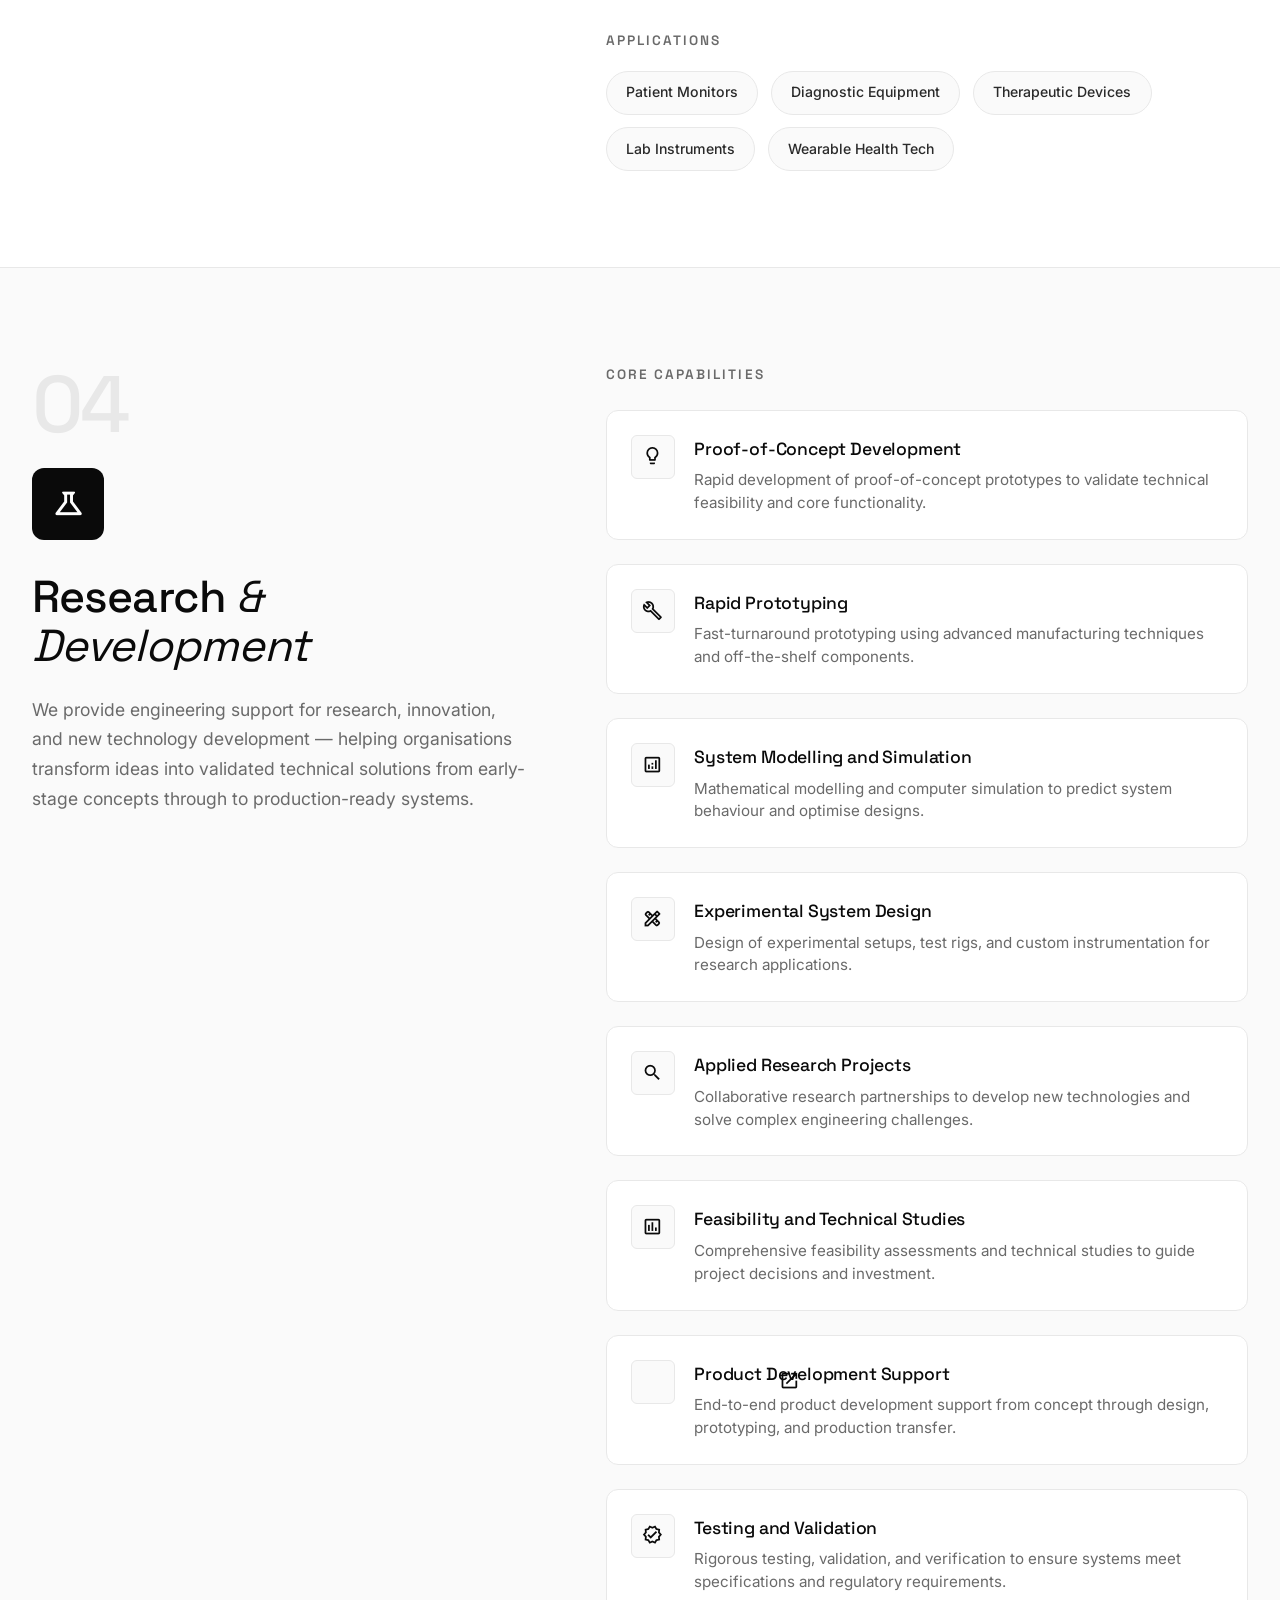
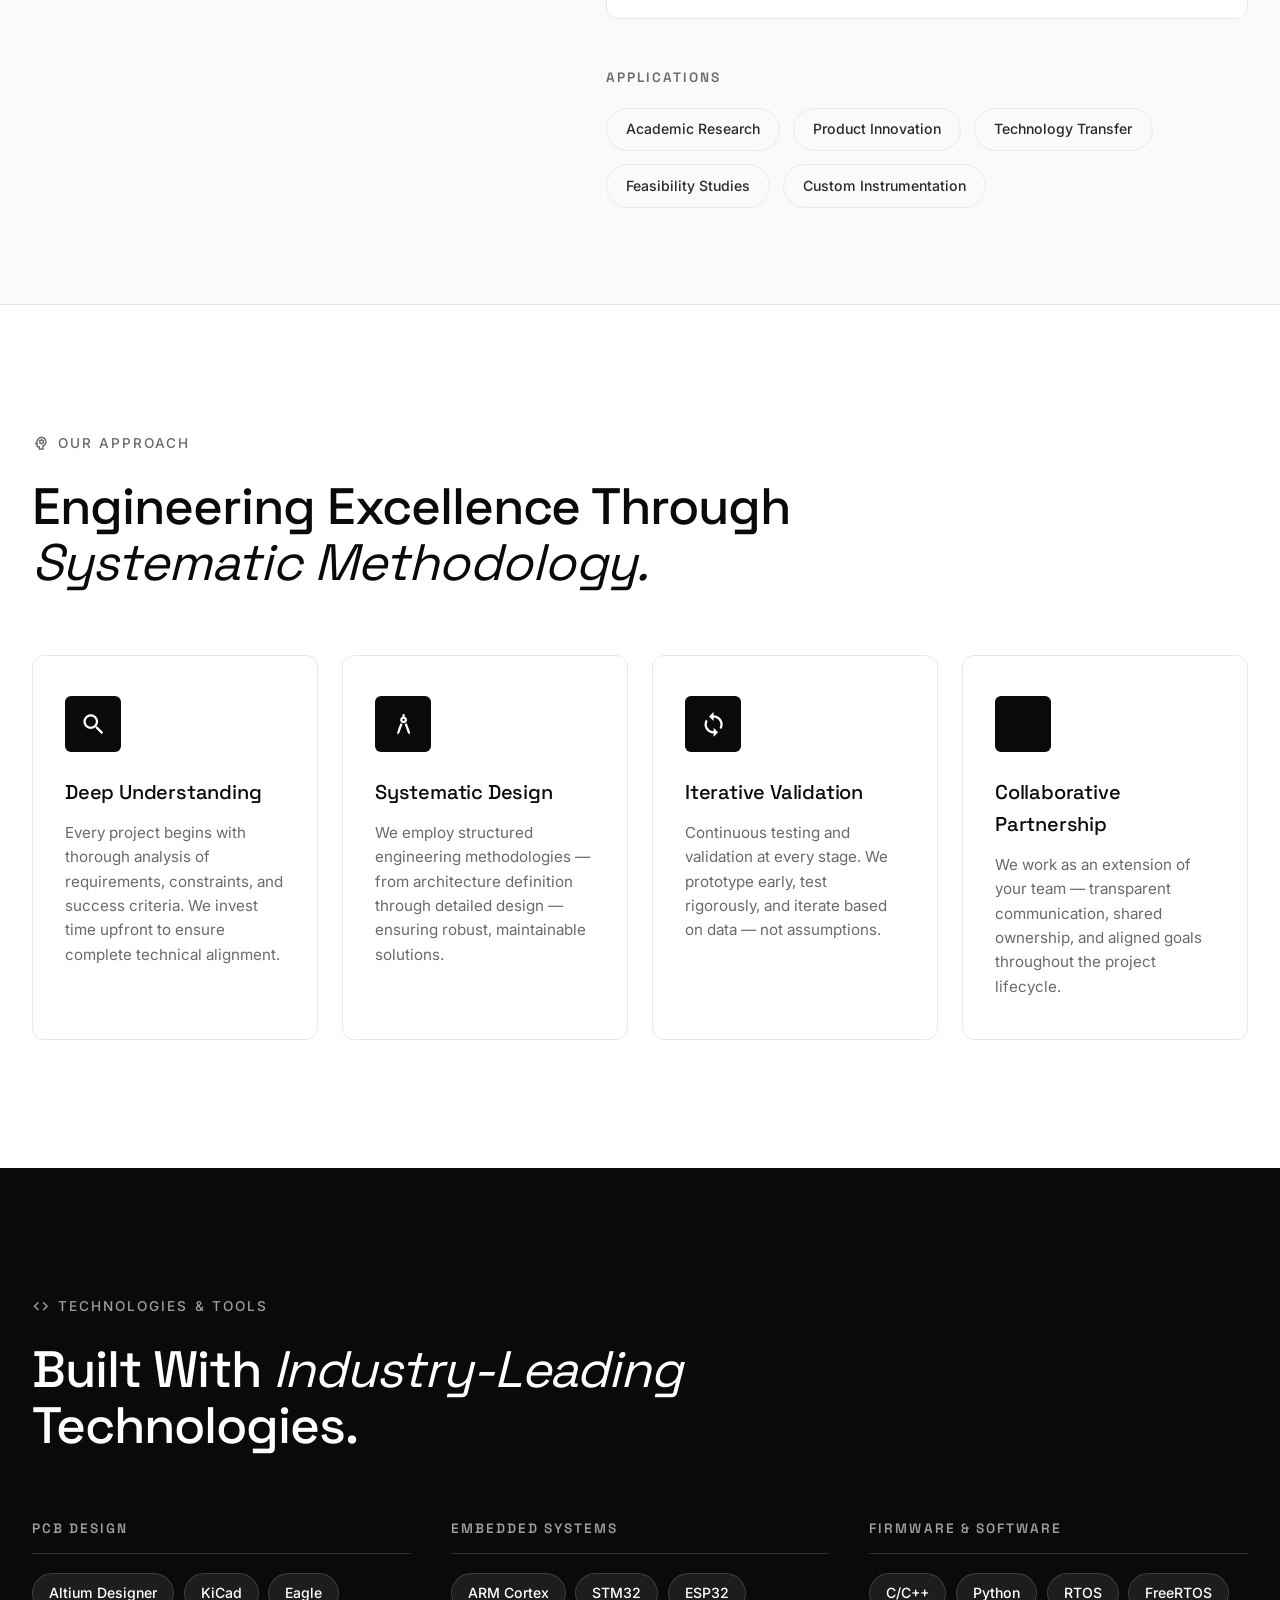
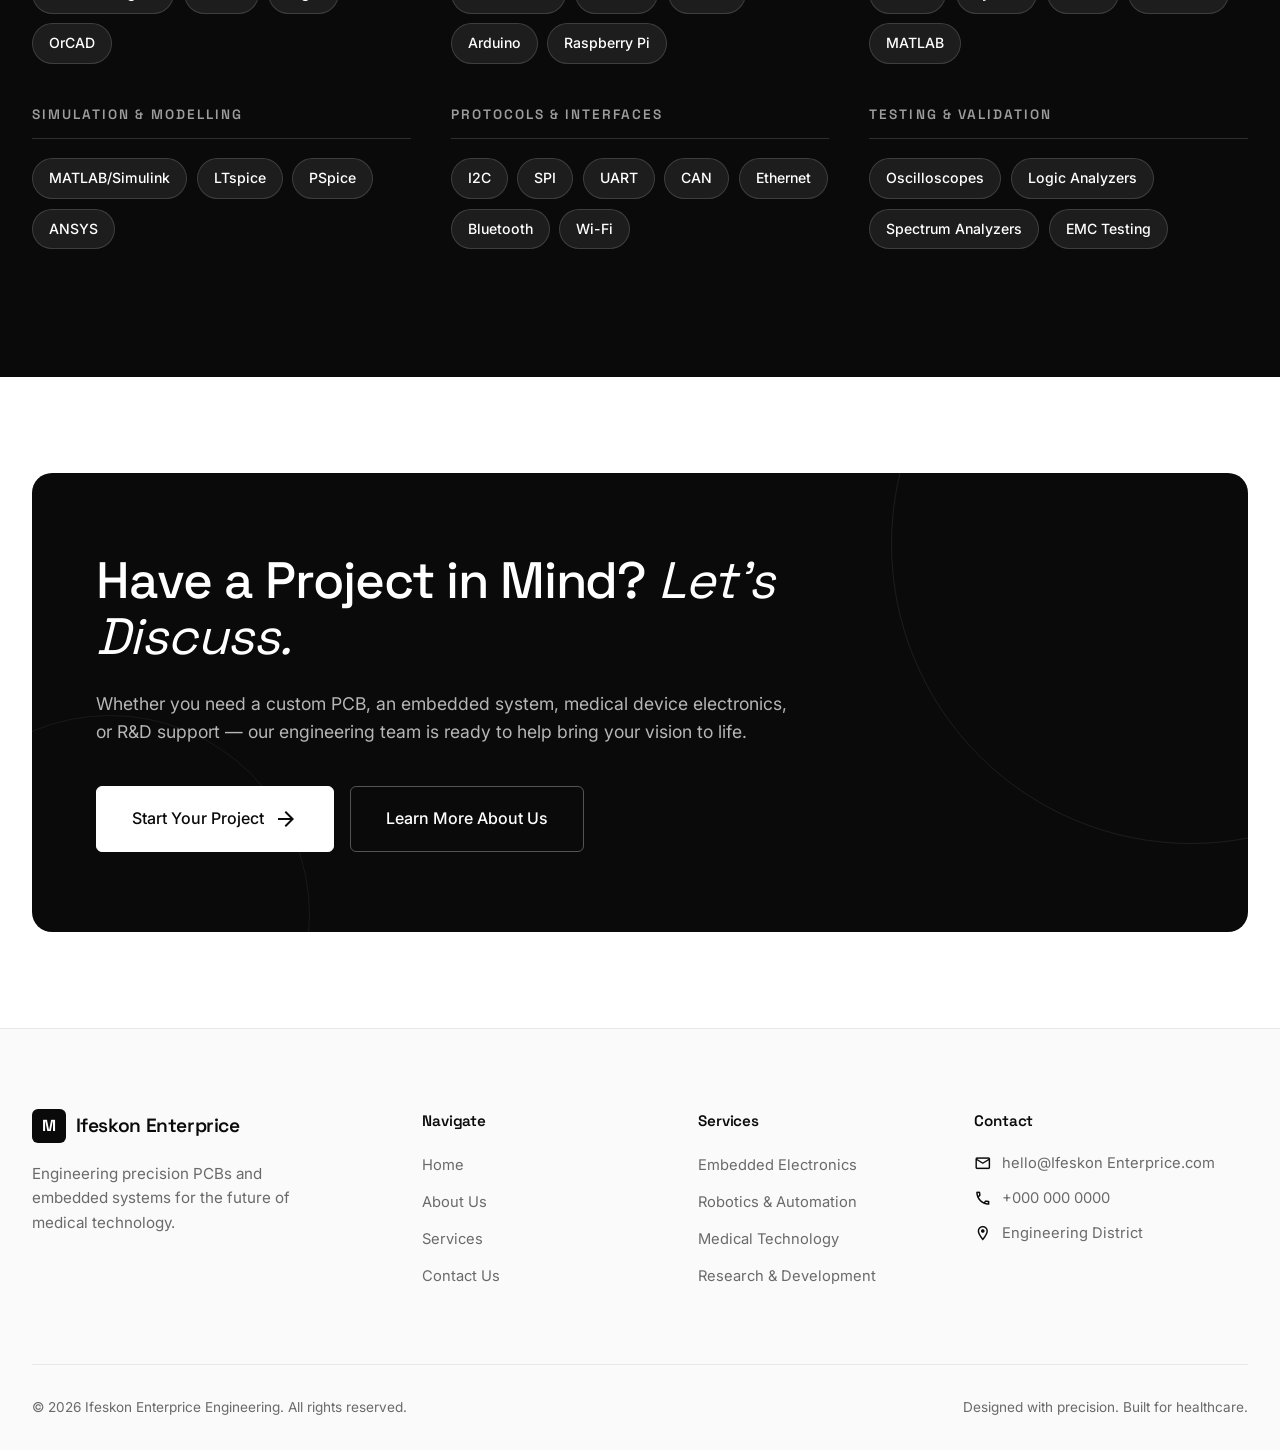
<file: services.html>
<!DOCTYPE html>
<html lang="en">
<head>
    <meta charset="UTF-8">
    <meta http-equiv="X-UA-Compatible" content="IE=edge">
    <meta name="viewport" content="width=device-width, initial-scale=1.0">

    <!-- Primary SEO Meta Tags -->
    <title>Services | Ifeskon Enterprice Engineering — Medical PCB Design, Embedded Systems & Robotics</title>
    <meta name="description" content="Explore Ifeskon Enterprice Engineering's specialist services: custom PCB design, embedded electronics, medical technology, robotics & automation, and research & development support for healthcare and industrial applications.">
    <meta name="keywords" content="medical PCB design services, embedded systems development, medical electronics engineering, robotics automation services, biomedical instrumentation, custom PCB manufacturing, firmware development, sensor integration, control systems design, medical device prototyping">
    <meta name="author" content="Ifeskon Enterprice Engineering">
    <meta name="robots" content="index, follow">
    <link rel="canonical" href="https://www.Ifeskon Enterprice.com/services">

    <!-- Open Graph / Facebook -->
    <meta property="og:type" content="website">
    <meta property="og:url" content="https://www.Ifeskon Enterprice.com/services">
    <meta property="og:title" content="Services | Ifeskon Enterprice Engineering">
    <meta property="og:description" content="Custom PCB design, embedded systems, medical technology, and robotics engineering services for healthcare and industrial innovation.">
    <meta property="og:image" content="https://www.Ifeskon Enterprice.com/images/og-services.jpg">

    <!-- Twitter -->
    <meta property="twitter:card" content="summary_large_image">
    <meta property="twitter:title" content="Services | Ifeskon Enterprice Engineering">
    <meta property="twitter:description" content="Custom PCB design, embedded systems, medical technology, and robotics engineering services for healthcare and industrial innovation.">

    <!-- Favicon -->
    <link rel="icon" type="image/svg+xml" href="images/favicon.svg">

    <!-- Google Fonts -->
    <link rel="preconnect" href="https://fonts.googleapis.com">
    <link rel="preconnect" href="https://fonts.gstatic.com" crossorigin>
    <link href="https://fonts.googleapis.com/css2?family=Inter:wght@300;400;500;600;700;800&family=Space+Grotesk:wght@400;500;600;700&display=swap" rel="stylesheet">

    <!-- Google Material Icons -->
    <link href="https://fonts.googleapis.com/icon?family=Material+Icons+Outlined" rel="stylesheet">

    <!-- Structured Data -->
    <script type="application/ld+json">
    {
        "@context": "https://schema.org",
        "@type": "Service",
        "serviceType": "Engineering Services",
        "provider": {
            "@type": "Organization",
            "name": "Ifeskon Enterprice Engineering",
            "url": "https://www.Ifeskon Enterprice.com"
        },
        "areaServed": "Global",
        "hasOfferCatalog": {
            "@type": "OfferCatalog",
            "name": "Engineering Services",
            "itemListElement": [
                {
                    "@type": "Offer",
                    "itemOffered": {
                        "@type": "Service",
                        "name": "Embedded Electronics & Systems",
                        "description": "Complete embedded solutions integrating electronics, firmware, software, and intelligent sensing technologies."
                    }
                },
                {
                    "@type": "Offer",
                    "itemOffered": {
                        "@type": "Service",
                        "name": "Control, Robotics & Automation",
                        "description": "Intelligent control and automation systems for precise, efficient, and reliable operation."
                    }
                },
                {
                    "@type": "Offer",
                    "itemOffered": {
                        "@type": "Service",
                        "name": "Medical Technology",
                        "description": "Electronic and embedded solutions for healthcare and medical-device applications."
                    }
                },
                {
                    "@type": "Offer",
                    "itemOffered": {
                        "@type": "Service",
                        "name": "Research & Development",
                        "description": "Engineering support for research, innovation, and new technology development."
                    }
                }
            ]
        }
    }
    </script>

    <!-- Stylesheets -->
    <link rel="stylesheet" href="css/styles.css">
    <link rel="stylesheet" href="css/services.css">
</head>
<body>

    <!-- NAVIGATION -->
    <header class="site-header" id="siteHeader">
        <nav class="nav-container" aria-label="Main Navigation">
            <a href="index.html" class="logo" aria-label="Ifeskon Enterprice Home">
                <span class="logo-mark">i</span>
                <span class="logo-text">Ifeskon Enterprice</span>
            </a>

            <ul class="nav-menu" id="navMenu">
                <li><a href="index.html" class="nav-link">Home</a></li>
                <li><a href="about.html" class="nav-link">About Us</a></li>
                <li><a href="services.html" class="nav-link active">Services</a></li>
                <li><a href="contact.html" class="nav-link">Contact Us</a></li>
            </ul>

            <a href="contact.html" class="nav-cta">
                <span class="material-icons-outlined">arrow_forward</span>
                Get a Quote
            </a>

            <button class="nav-toggle" id="navToggle" aria-label="Toggle navigation menu" aria-expanded="false">
                <span></span>
                <span></span>
                <span></span>
            </button>
        </nav>
    </header>

    <main>

        <!-- PAGE HERO -->
        <section class="page-hero services-hero" id="pageHero">
            <div class="container">
                <div class="page-hero-content">
                    <span class="hero-tag reveal">
                        <span class="pulse-dot"></span>
                        Our Services
                    </span>
                    <h1 class="page-hero-title reveal">
                        Engineering Solutions for
                        <span class="text-italic">Complex Challenges.</span>
                    </h1>
                    <p class="page-hero-subtitle reveal">
                        From custom PCB design to intelligent automation systems, we deliver end-to-end engineering services that transform concepts into validated, production-ready solutions.
                    </p>
                </div>
            </div>

            <div class="services-hero-visual reveal" aria-hidden="true">
                <div class="service-icons-grid">
                    <div class="service-icon-float">
                        <span class="material-icons-outlined">memory</span>
                    </div>
                    <div class="service-icon-float">
                        <span class="material-icons-outlined">precision_manufacturing</span>
                    </div>
                    <div class="service-icon-float">
                        <span class="material-icons-outlined">monitor_heart</span>
                    </div>
                    <div class="service-icon-float">
                        <span class="material-icons-outlined">science</span>
                    </div>
                </div>
            </div>
        </section>

        <!-- SERVICES OVERVIEW -->
        <section class="section services-overview" id="servicesOverview">
            <div class="container">
                <div class="section-header reveal">
                    <div class="section-label">
                        <span class="material-icons-outlined">category</span>
                        What We Offer
                    </div>
                    <h2 class="section-title">
                        Four Specialised Disciplines.
                        <span class="text-italic">One Integrated Approach.</span>
                    </h2>
                    <p class="section-intro">
                        Our services span the full spectrum of electronic and embedded systems engineering — from hardware design and firmware development to system integration and validation. Each discipline is delivered with the same commitment to precision, reliability, and innovation.
                    </p>
                </div>

                <div class="services-nav reveal">
                    <a href="#embedded" class="service-nav-link">
                        <span class="material-icons-outlined">memory</span>
                        <span>Embedded Electronics</span>
                    </a>
                    <a href="#automation" class="service-nav-link">
                        <span class="material-icons-outlined">precision_manufacturing</span>
                        <span>Robotics & Automation</span>
                    </a>
                    <a href="#medical" class="service-nav-link">
                        <span class="material-icons-outlined">monitor_heart</span>
                        <span>Medical Technology</span>
                    </a>
                    <a href="#rd" class="service-nav-link">
                        <span class="material-icons-outlined">science</span>
                        <span>Research & Development</span>
                    </a>
                </div>
            </div>
        </section>

        <!-- SERVICE 1: EMBEDDED ELECTRONICS -->
        <section class="section service-detail" id="embedded">
            <div class="container">
                <div class="service-detail-grid">
                    <div class="service-detail-header reveal">
                        <div class="service-number">01</div>
                        <div class="service-icon-large">
                            <span class="material-icons-outlined">memory</span>
                        </div>
                        <h2 class="service-detail-title">
                            Embedded Electronics
                            <span class="text-italic">& Systems</span>
                        </h2>
                        <p class="service-detail-intro">
                            We design and develop complete embedded solutions, integrating electronics, firmware, software, and intelligent sensing technologies into cohesive, high-performance systems.
                        </p>
                    </div>

                    <div class="service-detail-content reveal">
                        <div class="service-features">
                            <h3>Core Capabilities</h3>
                            <ul class="feature-list">
                                <li>
                                    <span class="feature-icon">
                                        <span class="material-icons-outlined">developer_board</span>
                                    </span>
                                    <div class="feature-text">
                                        <h4>Custom PCB Design and Development</h4>
                                        <p>Multi-layer PCB layouts optimised for performance, thermal management, and EMC compliance.</p>
                                    </div>
                                </li>
                                <li>
                                    <span class="feature-icon">
                                        <span class="material-icons-outlined">code</span>
                                    </span>
                                    <div class="feature-text">
                                        <h4>Embedded Firmware Development</h4>
                                        <p>Low-level firmware for microcontrollers, RTOS systems, and real-time applications.</p>
                                    </div>
                                </li>
                                <li>
                                    <span class="feature-icon">
                                        <span class="material-icons-outlined">sensors</span>
                                    </span>
                                    <div class="feature-text">
                                        <h4>Sensor Integration and Data Acquisition</h4>
                                        <p>Precision sensor interfacing, signal conditioning, and high-speed data acquisition systems.</p>
                                    </div>
                                </li>
                                <li>
                                    <span class="feature-icon">
                                        <span class="material-icons-outlined">hub</span>
                                    </span>
                                    <div class="feature-text">
                                        <h4>Hardware and Software Integration</h4>
                                        <p>Seamless integration of electronic hardware with application software and user interfaces.</p>
                                    </div>
                                </li>
                                <li>
                                    <span class="feature-icon">
                                        <span class="material-icons-outlined">construction</span>
                                    </span>
                                    <div class="feature-text">
                                        <h4>Prototype Development and Testing</h4>
                                        <p>Rapid prototyping with comprehensive testing, validation, and iteration cycles.</p>
                                    </div>
                                </li>
                            </ul>
                        </div>

                        <div class="service-applications">
                            <h3>Applications</h3>
                            <div class="application-tags">
                                <span class="app-tag">Medical Devices</span>
                                <span class="app-tag">Industrial IoT</span>
                                <span class="app-tag">Wearable Technology</span>
                                <span class="app-tag">Remote Monitoring</span>
                                <span class="app-tag">Diagnostic Equipment</span>
                            </div>
                        </div>
                    </div>
                </div>
            </div>
        </section>

        <!-- SERVICE 2: ROBOTICS & AUTOMATION -->
        <section class="section service-detail service-detail-alt" id="automation">
            <div class="container">
                <div class="service-detail-grid">
                    <div class="service-detail-header reveal">
                        <div class="service-number">02</div>
                        <div class="service-icon-large">
                            <span class="material-icons-outlined">precision_manufacturing</span>
                        </div>
                        <h2 class="service-detail-title">
                            Control, Robotics
                            <span class="text-italic">& Automation</span>
                        </h2>
                        <p class="service-detail-intro">
                            We develop intelligent control and automation systems for precise, efficient, and reliable operation — from simple motion control to complex autonomous robotics.
                        </p>
                    </div>

                    <div class="service-detail-content reveal">
                        <div class="service-features">
                            <h3>Core Capabilities</h3>
                            <ul class="feature-list">
                                <li>
                                    <span class="feature-icon">
                                        <span class="material-icons-outlined">tune</span>
                                    </span>
                                    <div class="feature-text">
                                        <h4>PID Controller Design and Tuning</h4>
                                        <p>Advanced control algorithms for temperature, pressure, position, and process control applications.</p>
                                    </div>
                                </li>
                                <li>
                                    <span class="feature-icon">
                                        <span class="material-icons-outlined">analytics</span>
                                    </span>
                                    <div class="feature-text">
                                        <h4>Dynamic System Modelling</h4>
                                        <p>Mathematical modelling and simulation of dynamic systems for performance prediction and optimisation.</p>
                                    </div>
                                </li>
                                <li>
                                    <span class="feature-icon">
                                        <span class="material-icons-outlined">settings</span>
                                    </span>
                                    <div class="feature-text">
                                        <h4>Motion and Motor Control</h4>
                                        <p>Precision motor control systems including stepper, servo, and brushless DC motor drives.</p>
                                    </div>
                                </li>
                                <li>
                                    <span class="feature-icon">
                                        <span class="material-icons-outlined">smart_toy</span>
                                    </span>
                                    <div class="feature-text">
                                        <h4>Robotics and Autonomous Systems</h4>
                                        <p>Design and development of robotic platforms, autonomous navigation, and manipulation systems.</p>
                                    </div>
                                </li>
                                <li>
                                    <span class="feature-icon">
                                        <span class="material-icons-outlined">simulation</span>
                                    </span>
                                    <div class="feature-text">
                                        <h4>Simulation and Validation</h4>
                                        <p>Comprehensive system simulation, testing, and validation before physical implementation.</p>
                                    </div>
                                </li>
                                <li>
                                    <span class="feature-icon">
                                        <span class="material-icons-outlined">sensors</span>
                                    </span>
                                    <div class="feature-text">
                                        <h4>Sensor-Based Automation Systems</h4>
                                        <p>Intelligent automation using sensor feedback for adaptive, responsive control systems.</p>
                                    </div>
                                </li>
                            </ul>
                        </div>

                        <div class="service-applications">
                            <h3>Applications</h3>
                            <div class="application-tags">
                                <span class="app-tag">Industrial Automation</span>
                                <span class="app-tag">Surgical Robotics</span>
                                <span class="app-tag">Process Control</span>
                                <span class="app-tag">Autonomous Vehicles</span>
                                <span class="app-tag">Manufacturing Systems</span>
                            </div>
                        </div>
                    </div>
                </div>
            </div>
        </section>

        <!-- SERVICE 3: MEDICAL TECHNOLOGY -->
        <section class="section service-detail" id="medical">
            <div class="container">
                <div class="service-detail-grid">
                    <div class="service-detail-header reveal">
                        <div class="service-number">03</div>
                        <div class="service-icon-large">
                            <span class="material-icons-outlined">monitor_heart</span>
                        </div>
                        <h2 class="service-detail-title">
                            Medical
                            <span class="text-italic">Technology</span>
                        </h2>
                        <p class="service-detail-intro">
                            We develop electronic and embedded solutions specifically engineered for healthcare and medical-device applications — where reliability, precision, and regulatory compliance are paramount.
                        </p>
                    </div>

                    <div class="service-detail-content reveal">
                        <div class="service-features">
                            <h3>Core Capabilities</h3>
                            <ul class="feature-list">
                                <li>
                                    <span class="feature-icon">
                                        <span class="material-icons-outlined">developer_board</span>
                                    </span>
                                    <div class="feature-text">
                                        <h4>Medical Electronics</h4>
                                        <p>Purpose-built electronic systems for medical devices with isolation, safety, and EMC considerations.</p>
                                    </div>
                                </li>
                                <li>
                                    <span class="feature-icon">
                                        <span class="material-icons-outlined">monitoring</span>
                                    </span>
                                    <div class="feature-text">
                                        <h4>Sensor and Monitoring Systems</h4>
                                        <p>Physiological sensor integration, vital signs monitoring, and continuous patient monitoring systems.</p>
                                    </div>
                                </li>
                                <li>
                                    <span class="feature-icon">
                                        <span class="material-icons-outlined">memory</span>
                                    </span>
                                    <div class="feature-text">
                                        <h4>Embedded Medical Devices</h4>
                                        <p>Complete embedded systems for portable medical devices, diagnostic equipment, and therapeutic systems.</p>
                                    </div>
                                </li>
                                <li>
                                    <span class="feature-icon">
                                        <span class="material-icons-outlined">biotech</span>
                                    </span>
                                    <div class="feature-text">
                                        <h4>Biomedical Instrumentation</h4>
                                        <p>Precision instrumentation for laboratory, clinical, and research applications in biomedical sciences.</p>
                                    </div>
                                </li>
                                <li>
                                    <span class="feature-icon">
                                        <span class="material-icons-outlined">speed</span>
                                    </span>
                                    <div class="feature-text">
                                        <h4>Control and Measurement Systems</h4>
                                        <p>Accurate measurement and control systems for medical devices and diagnostic equipment.</p>
                                    </div>
                                </li>
                                <li>
                                    <span class="feature-icon">
                                        <span class="material-icons-outlined">construction</span>
                                    </span>
                                    <div class="feature-text">
                                        <h4>Healthcare Technology Prototyping</h4>
                                        <p>Rapid prototyping and validation of medical device concepts with regulatory-aware design practices.</p>
                                    </div>
                                </li>
                            </ul>
                        </div>

                        <div class="service-applications">
                            <h3>Applications</h3>
                            <div class="application-tags">
                                <span class="app-tag">Patient Monitors</span>
                                <span class="app-tag">Diagnostic Equipment</span>
                                <span class="app-tag">Therapeutic Devices</span>
                                <span class="app-tag">Lab Instruments</span>
                                <span class="app-tag">Wearable Health Tech</span>
                            </div>
                        </div>
                    </div>
                </div>
            </div>
        </section>

        <!-- SERVICE 4: RESEARCH & DEVELOPMENT -->
        <section class="section service-detail service-detail-alt" id="rd">
            <div class="container">
                <div class="service-detail-grid">
                    <div class="service-detail-header reveal">
                        <div class="service-number">04</div>
                        <div class="service-icon-large">
                            <span class="material-icons-outlined">science</span>
                        </div>
                        <h2 class="service-detail-title">
                            Research
                            <span class="text-italic">& Development</span>
                        </h2>
                        <p class="service-detail-intro">
                            We provide engineering support for research, innovation, and new technology development — helping organisations transform ideas into validated technical solutions from early-stage concepts through to production-ready systems.
                        </p>
                    </div>

                    <div class="service-detail-content reveal">
                        <div class="service-features">
                            <h3>Core Capabilities</h3>
                            <ul class="feature-list">
                                <li>
                                    <span class="feature-icon">
                                        <span class="material-icons-outlined">lightbulb</span>
                                    </span>
                                    <div class="feature-text">
                                        <h4>Proof-of-Concept Development</h4>
                                        <p>Rapid development of proof-of-concept prototypes to validate technical feasibility and core functionality.</p>
                                    </div>
                                </li>
                                <li>
                                    <span class="feature-icon">
                                        <span class="material-icons-outlined">build</span>
                                    </span>
                                    <div class="feature-text">
                                        <h4>Rapid Prototyping</h4>
                                        <p>Fast-turnaround prototyping using advanced manufacturing techniques and off-the-shelf components.</p>
                                    </div>
                                </li>
                                <li>
                                    <span class="feature-icon">
                                        <span class="material-icons-outlined">analytics</span>
                                    </span>
                                    <div class="feature-text">
                                        <h4>System Modelling and Simulation</h4>
                                        <p>Mathematical modelling and computer simulation to predict system behaviour and optimise designs.</p>
                                    </div>
                                </li>
                                <li>
                                    <span class="feature-icon">
                                        <span class="material-icons-outlined">design_services</span>
                                    </span>
                                    <div class="feature-text">
                                        <h4>Experimental System Design</h4>
                                        <p>Design of experimental setups, test rigs, and custom instrumentation for research applications.</p>
                                    </div>
                                </li>
                                <li>
                                    <span class="feature-icon">
                                        <span class="material-icons-outlined">search</span>
                                    </span>
                                    <div class="feature-text">
                                        <h4>Applied Research Projects</h4>
                                        <p>Collaborative research partnerships to develop new technologies and solve complex engineering challenges.</p>
                                    </div>
                                </li>
                                <li>
                                    <span class="feature-icon">
                                        <span class="material-icons-outlined">assessment</span>
                                    </span>
                                    <div class="feature-text">
                                        <h4>Feasibility and Technical Studies</h4>
                                        <p>Comprehensive feasibility assessments and technical studies to guide project decisions and investment.</p>
                                    </div>
                                </li>
                                <li>
                                    <span class="feature-icon">
                                        <span class="material-icons-outlined">rocket_launch</span>
                                    </span>
                                    <div class="feature-text">
                                        <h4>Product Development Support</h4>
                                        <p>End-to-end product development support from concept through design, prototyping, and production transfer.</p>
                                    </div>
                                </li>
                                <li>
                                    <span class="feature-icon">
                                        <span class="material-icons-outlined">verified</span>
                                    </span>
                                    <div class="feature-text">
                                        <h4>Testing and Validation</h4>
                                        <p>Rigorous testing, validation, and verification to ensure systems meet specifications and regulatory requirements.</p>
                                    </div>
                                </li>
                            </ul>
                        </div>

                        <div class="service-applications">
                            <h3>Applications</h3>
                            <div class="application-tags">
                                <span class="app-tag">Academic Research</span>
                                <span class="app-tag">Product Innovation</span>
                                <span class="app-tag">Technology Transfer</span>
                                <span class="app-tag">Feasibility Studies</span>
                                <span class="app-tag">Custom Instrumentation</span>
                            </div>
                        </div>
                    </div>
                </div>
            </div>
        </section>

        <!-- ENGINEERING APPROACH -->
        <section class="section approach" id="approach">
            <div class="container">
                <div class="section-header reveal">
                    <div class="section-label">
                        <span class="material-icons-outlined">psychology</span>
                        Our Approach
                    </div>
                    <h2 class="section-title">
                        Engineering Excellence Through
                        <span class="text-italic">Systematic Methodology.</span>
                    </h2>
                </div>

                <div class="approach-grid">
                    <article class="approach-card reveal">
                        <div class="approach-icon">
                            <span class="material-icons-outlined">search</span>
                        </div>
                        <h3>Deep Understanding</h3>
                        <p>
                            Every project begins with thorough analysis of requirements, constraints, and success criteria. We invest time upfront to ensure complete technical alignment.
                        </p>
                    </article>

                    <article class="approach-card reveal">
                        <div class="approach-icon">
                            <span class="material-icons-outlined">architecture</span>
                        </div>
                        <h3>Systematic Design</h3>
                        <p>
                            We employ structured engineering methodologies — from architecture definition through detailed design — ensuring robust, maintainable solutions.
                        </p>
                    </article>

                    <article class="approach-card reveal">
                        <div class="approach-icon">
                            <span class="material-icons-outlined">sync</span>
                        </div>
                        <h3>Iterative Validation</h3>
                        <p>
                            Continuous testing and validation at every stage. We prototype early, test rigorously, and iterate based on data — not assumptions.
                        </p>
                    </article>

                    <article class="approach-card reveal">
                        <div class="approach-icon">
                            <span class="material-icons-outlined">handshake</span>
                        </div>
                        <h3>Collaborative Partnership</h3>
                        <p>
                            We work as an extension of your team — transparent communication, shared ownership, and aligned goals throughout the project lifecycle.
                        </p>
                    </article>
                </div>
            </div>
        </section>

        <!-- TECHNOLOGIES -->
        <section class="section technologies" id="technologies">
            <div class="container">
                <div class="section-header reveal">
                    <div class="section-label">
                        <span class="material-icons-outlined">code</span>
                        Technologies & Tools
                    </div>
                    <h2 class="section-title">
                        Built With
                        <span class="text-italic">Industry-Leading</span>
                        Technologies.
                    </h2>
                </div>

                <div class="tech-grid reveal">
                    <div class="tech-category">
                        <h4>PCB Design</h4>
                        <div class="tech-list">
                            <span>Altium Designer</span>
                            <span>KiCad</span>
                            <span>Eagle</span>
                            <span>OrCAD</span>
                        </div>
                    </div>
                    <div class="tech-category">
                        <h4>Embedded Systems</h4>
                        <div class="tech-list">
                            <span>ARM Cortex</span>
                            <span>STM32</span>
                            <span>ESP32</span>
                            <span>Arduino</span>
                            <span>Raspberry Pi</span>
                        </div>
                    </div>
                    <div class="tech-category">
                        <h4>Firmware & Software</h4>
                        <div class="tech-list">
                            <span>C/C++</span>
                            <span>Python</span>
                            <span>RTOS</span>
                            <span>FreeRTOS</span>
                            <span>MATLAB</span>
                        </div>
                    </div>
                    <div class="tech-category">
                        <h4>Simulation & Modelling</h4>
                        <div class="tech-list">
                            <span>MATLAB/Simulink</span>
                            <span>LTspice</span>
                            <span>PSpice</span>
                            <span>ANSYS</span>
                        </div>
                    </div>
                    <div class="tech-category">
                        <h4>Protocols & Interfaces</h4>
                        <div class="tech-list">
                            <span>I2C</span>
                            <span>SPI</span>
                            <span>UART</span>
                            <span>CAN</span>
                            <span>Ethernet</span>
                            <span>Bluetooth</span>
                            <span>Wi-Fi</span>
                        </div>
                    </div>
                    <div class="tech-category">
                        <h4>Testing & Validation</h4>
                        <div class="tech-list">
                            <span>Oscilloscopes</span>
                            <span>Logic Analyzers</span>
                            <span>Spectrum Analyzers</span>
                            <span>EMC Testing</span>
                        </div>
                    </div>
                </div>
            </div>
        </section>

        <!-- CTA -->
        <section class="section cta" id="cta">
            <div class="container">
                <div class="cta-card reveal">
                    <div class="cta-content">
                        <h2 class="cta-title">
                            Have a Project in Mind?
                            <span class="text-italic">Let's Discuss.</span>
                        </h2>
                        <p class="cta-text">
                            Whether you need a custom PCB, an embedded system, medical device electronics, or R&D support — our engineering team is ready to help bring your vision to life.
                        </p>
                        <div class="cta-actions">
                            <a href="contact.html" class="btn btn-primary btn-lg">
                                Start Your Project
                                <span class="material-icons-outlined">arrow_forward</span>
                            </a>
                            <a href="about.html" class="btn btn-ghost btn-lg">
                                Learn More About Us
                            </a>
                        </div>
                    </div>
                </div>
            </div>
        </section>

    </main>

    <!-- FOOTER -->
    <footer class="site-footer">
        <div class="container">
            <div class="footer-grid">
                <div class="footer-brand">
                    <a href="index.html" class="logo">
                        <span class="logo-mark">M</span>
                        <span class="logo-text">Ifeskon Enterprice</span>
                    </a>
                    <p class="footer-tagline">
                        Engineering precision PCBs and embedded systems for the future of medical technology.
                    </p>
                </div>

                <div class="footer-col">
                    <h4>Navigate</h4>
                    <ul>
                        <li><a href="index.html">Home</a></li>
                        <li><a href="about.html">About Us</a></li>
                        <li><a href="services.html">Services</a></li>
                        <li><a href="contact.html">Contact Us</a></li>
                    </ul>
                </div>

                <div class="footer-col">
                    <h4>Services</h4>
                    <ul>
                        <li><a href="services.html#embedded">Embedded Electronics</a></li>
                        <li><a href="services.html#automation">Robotics & Automation</a></li>
                        <li><a href="services.html#medical">Medical Technology</a></li>
                        <li><a href="services.html#rd">Research & Development</a></li>
                    </ul>
                </div>

                <div class="footer-col">
                    <h4>Contact</h4>
                    <ul class="contact-list">
                        <li>
                            <span class="material-icons-outlined">mail</span>
                            <a href="mailto:hello@Ifeskon Enterprice.com">hello@Ifeskon Enterprice.com</a>
                        </li>
                        <li>
                            <span class="material-icons-outlined">call</span>
                            <a href="tel:+0000000000">+000 000 0000</a>
                        </li>
                        <li>
                            <span class="material-icons-outlined">location_on</span>
                            <span>Engineering District</span>
                        </li>
                    </ul>
                </div>
            </div>

            <div class="footer-bottom">
                <p>&copy; <span id="year"></span> Ifeskon Enterprice Engineering. All rights reserved.</p>
                <p>Designed with precision. Built for healthcare.</p>
            </div>
        </div>
    </footer>

    <script src="js/main.js"></script>
</body>
</html>
</file>
<file: css/styles.css>
/* ============================================
   Ifeskon Enterprice ENGINEERING — GLOBAL STYLES
   Palette: Pure Black & White Minimalism
   ============================================ */

:root {
    --black: #0a0a0a;
    --white: #ffffff;
    --off-white: #f5f5f5;
    --gray-100: #fafafa;
    --gray-200: #e8e8e8;
    --gray-400: #a0a0a0;
    --gray-600: #6a6a6a;
    --gray-800: #2a2a2a;

    --font-display: 'Space Grotesk', sans-serif;
    --font-body: 'Inter', sans-serif;

    --ease-out: cubic-bezier(0.16, 1, 0.3, 1);
    --ease-in-out: cubic-bezier(0.65, 0, 0.35, 1);

    --container: 1280px;
    --radius-sm: 6px;
    --radius-md: 12px;
    --radius-lg: 20px;
}

/* ---------- RESET ---------- */
*,
*::before,
*::after {
    margin: 0;
    padding: 0;
    box-sizing: border-box;
}

html {
    scroll-behavior: smooth;
    -webkit-font-smoothing: antialiased;
    -moz-osx-font-smoothing: grayscale;
}

body {
    font-family: var(--font-body);
    background: var(--white);
    color: var(--black);
    line-height: 1.6;
    overflow-x: hidden;
}

img, svg {
    max-width: 100%;
    display: block;
}

a {
    color: inherit;
    text-decoration: none;
}

ul { list-style: none; }

button {
    background: none;
    border: none;
    cursor: pointer;
    font-family: inherit;
    color: inherit;
}

/* ---------- UTILITIES ---------- */
.container {
    max-width: var(--container);
    margin: 0 auto;
    padding: 0 2rem;
}

.section {
    padding: 8rem 0;
    position: relative;
}

.section-label {
    display: inline-flex;
    align-items: center;
    gap: 0.5rem;
    font-size: 0.85rem;
    font-weight: 500;
    letter-spacing: 0.15em;
    text-transform: uppercase;
    color: var(--gray-600);
    margin-bottom: 1.5rem;
}

.section-label .material-icons-outlined {
    font-size: 1.1rem;
}

.section-title {
    font-family: var(--font-display);
    font-size: clamp(2rem, 4vw, 3.5rem);
    font-weight: 500;
    line-height: 1.1;
    letter-spacing: -0.02em;
    margin-bottom: 2rem;
}

.text-italic {
    font-style: italic;
    font-weight: 400;
}

.section-header {
    max-width: 800px;
    margin-bottom: 4rem;
}

/* ---------- BUTTONS ---------- */
.btn {
    display: inline-flex;
    align-items: center;
    gap: 0.6rem;
    padding: 1rem 1.8rem;
    font-size: 0.95rem;
    font-weight: 500;
    border-radius: var(--radius-sm);
    transition: all 0.4s var(--ease-out);
    position: relative;
    overflow: hidden;
}

.btn-lg {
    padding: 1.2rem 2.2rem;
    font-size: 1rem;
}

.btn-primary {
    background: var(--black);
    color: var(--white);
    border: 1px solid var(--black);
}

.btn-primary:hover {
    background: var(--white);
    color: var(--black);
    transform: translateY(-2px);
}

.btn-primary .material-icons-outlined {
    transition: transform 0.4s var(--ease-out);
}

.btn-primary:hover .material-icons-outlined {
    transform: translateX(4px);
}

.btn-ghost {
    background: transparent;
    color: var(--black);
    border: 1px solid var(--gray-200);
}

.btn-ghost:hover {
    border-color: var(--black);
    background: var(--black);
    color: var(--white);
}

.link-arrow {
    display: inline-flex;
    align-items: center;
    gap: 0.4rem;
    font-weight: 500;
    font-size: 0.95rem;
    margin-top: 1.5rem;
    position: relative;
    padding-bottom: 2px;
    border-bottom: 1px solid var(--black);
    transition: gap 0.3s var(--ease-out);
}

.link-arrow:hover {
    gap: 0.8rem;
}

.link-arrow .material-icons-outlined {
    font-size: 1.1rem;
}

/* ---------- HEADER / NAV ---------- */
.site-header {
    position: fixed;
    top: 0;
    left: 0;
    right: 0;
    z-index: 100;
    padding: 1.2rem 0;
    background: rgba(255, 255, 255, 0.8);
    backdrop-filter: blur(12px);
    -webkit-backdrop-filter: blur(12px);
    border-bottom: 1px solid transparent;
    transition: all 0.4s var(--ease-out);
}

.site-header.scrolled {
    padding: 0.8rem 0;
    border-bottom-color: var(--gray-200);
}

.nav-container {
    max-width: var(--container);
    margin: 0 auto;
    padding: 0 2rem;
    display: flex;
    align-items: center;
    justify-content: space-between;
    gap: 2rem;
}

.logo {
    display: flex;
    align-items: center;
    gap: 0.6rem;
    font-family: var(--font-display);
    font-weight: 600;
    font-size: 1.2rem;
    letter-spacing: -0.02em;
}

.logo-mark {
    width: 34px;
    height: 34px;
    background: var(--black);
    color: var(--white);
    display: grid;
    place-items: center;
    border-radius: var(--radius-sm);
    font-weight: 700;
    font-size: 1rem;
    transition: transform 0.4s var(--ease-out);
}

.logo:hover .logo-mark {
    transform: rotate(-8deg) scale(1.05);
}

.nav-menu {
    display: flex;
    gap: 2.5rem;
}

.nav-link {
    font-size: 0.95rem;
    font-weight: 500;
    color: var(--gray-600);
    position: relative;
    padding: 0.4rem 0;
    transition: color 0.3s var(--ease-out);
}

.nav-link::after {
    content: '';
    position: absolute;
    bottom: 0;
    left: 0;
    width: 0;
    height: 1px;
    background: var(--black);
    transition: width 0.4s var(--ease-out);
}

.nav-link:hover,
.nav-link.active {
    color: var(--black);
}

.nav-link.active::after,
.nav-link:hover::after {
    width: 100%;
}

.nav-cta {
    display: inline-flex;
    align-items: center;
    gap: 0.4rem;
    padding: 0.7rem 1.3rem;
    background: var(--black);
    color: var(--white);
    border-radius: var(--radius-sm);
    font-size: 0.9rem;
    font-weight: 500;
    transition: all 0.3s var(--ease-out);
}

.nav-cta:hover {
    transform: translateY(-2px);
    box-shadow: 0 8px 24px rgba(0, 0, 0, 0.15);
}

.nav-cta .material-icons-outlined {
    font-size: 1rem;
    transition: transform 0.3s var(--ease-out);
}

.nav-cta:hover .material-icons-outlined {
    transform: translateX(3px);
}

.nav-toggle {
    display: none;
    flex-direction: column;
    gap: 5px;
    width: 28px;
}

.nav-toggle span {
    display: block;
    height: 2px;
    background: var(--black);
    transition: all 0.3s var(--ease-out);
}

/* ---------- HERO ---------- */
.hero {
    min-height: 100vh;
    padding: 10rem 2rem 6rem;
    display: grid;
    grid-template-columns: 1.2fr 1fr;
    align-items: center;
    gap: 4rem;
    max-width: var(--container);
    margin: 0 auto;
    position: relative;
}

.hero-grid-bg {
    position: absolute;
    inset: 0;
    background-image:
        linear-gradient(var(--gray-200) 1px, transparent 1px),
        linear-gradient(90deg, var(--gray-200) 1px, transparent 1px);
    background-size: 60px 60px;
    opacity: 0.4;
    mask-image: radial-gradient(ellipse at center, black 30%, transparent 70%);
    -webkit-mask-image: radial-gradient(ellipse at center, black 30%, transparent 70%);
    pointer-events: none;
    z-index: -1;
}

.hero-tag {
    display: inline-flex;
    align-items: center;
    gap: 0.6rem;
    padding: 0.5rem 1rem;
    background: var(--gray-100);
    border: 1px solid var(--gray-200);
    border-radius: 100px;
    font-size: 0.8rem;
    font-weight: 500;
    letter-spacing: 0.05em;
    margin-bottom: 2rem;
}

.pulse-dot {
    width: 8px;
    height: 8px;
    background: var(--black);
    border-radius: 50%;
    position: relative;
}

.pulse-dot::after {
    content: '';
    position: absolute;
    inset: -4px;
    border-radius: 50%;
    border: 1px solid var(--black);
    animation: pulse 2s infinite;
}

@keyframes pulse {
    0% { transform: scale(1); opacity: 1; }
    100% { transform: scale(2); opacity: 0; }
}

.hero-title {
    font-family: var(--font-display);
    font-size: clamp(2.5rem, 5.5vw, 4.8rem);
    font-weight: 500;
    line-height: 1.02;
    letter-spacing: -0.03em;
    margin-bottom: 1.8rem;
}

.hero-subtitle {
    font-size: 1.1rem;
    color: var(--gray-600);
    max-width: 540px;
    margin-bottom: 2.5rem;
    line-height: 1.6;
}

.hero-actions {
    display: flex;
    gap: 1rem;
    flex-wrap: wrap;
    margin-bottom: 4rem;
}

.hero-stats {
    display: flex;
    align-items: center;
    gap: 2rem;
    padding-top: 2.5rem;
    border-top: 1px solid var(--gray-200);
}

.stat-num {
    font-family: var(--font-display);
    font-size: 2.5rem;
    font-weight: 500;
    letter-spacing: -0.02em;
    line-height: 1;
}

.stat-suffix {
    font-family: var(--font-display);
    font-size: 1.5rem;
    font-weight: 500;
}

.stat-label {
    display: block;
    font-size: 0.8rem;
    color: var(--gray-600);
    margin-top: 0.4rem;
    letter-spacing: 0.05em;
    text-transform: uppercase;
}

.stat-divider {
    width: 1px;
    height: 40px;
    background: var(--gray-200);
}

/* Hero Visual (PCB Illustration) */
.hero-visual {
    position: relative;
    aspect-ratio: 1;
    max-width: 500px;
    margin-left: auto;
}

.pcb-illustration {
    width: 100%;
    height: 100%;
    animation: slowRotate 40s linear infinite;
}

@keyframes slowRotate {
    from { transform: rotate(0deg); }
    to { transform: rotate(360deg); }
}

.pcb-ring {
    fill: none;
    stroke: var(--black);
    stroke-width: 1;
    opacity: 0.15;
}

.pcb-ring.ring-2 { opacity: 0.3; }
.pcb-ring.ring-3 { opacity: 0.5; }

.pcb-core {
    fill: var(--black);
}

.pcb-line {
    stroke: var(--black);
    stroke-width: 0.5;
    opacity: 0.2;
}

/* ---------- ABOUT PREVIEW ---------- */
.about-grid {
    display: grid;
    grid-template-columns: 1.3fr 1fr;
    gap: 4rem;
    align-items: start;
}

.about-text p {
    color: var(--gray-600);
    font-size: 1.05rem;
    margin-bottom: 1.2rem;
    line-height: 1.7;
}

/* ---------- SERVICES ---------- */
.services {
    background: var(--gray-100);
}

.services-grid {
    display: grid;
    grid-template-columns: repeat(2, 1fr);
    gap: 1.5rem;
}

.service-card {
    background: var(--white);
    padding: 2.5rem;
    border-radius: var(--radius-md);
    border: 1px solid var(--gray-200);
    transition: all 0.5s var(--ease-out);
    position: relative;
    overflow: hidden;
}

.service-card::before {
    content: '';
    position: absolute;
    top: 0;
    left: 0;
    width: 100%;
    height: 2px;
    background: var(--black);
    transform: scaleX(0);
    transform-origin: left;
    transition: transform 0.5s var(--ease-out);
}

.service-card:hover {
    transform: translateY(-6px);
    box-shadow: 0 20px 40px rgba(0, 0, 0, 0.08);
    border-color: var(--black);
}

.service-card:hover::before {
    transform: scaleX(1);
}

.service-icon {
    width: 52px;
    height: 52px;
    background: var(--black);
    color: var(--white);
    border-radius: var(--radius-sm);
    display: grid;
    place-items: center;
    margin-bottom: 1.5rem;
    transition: transform 0.4s var(--ease-out);
}

.service-card:hover .service-icon {
    transform: rotate(-6deg) scale(1.05);
}

.service-icon .material-icons-outlined {
    font-size: 1.6rem;
}

.service-title {
    font-family: var(--font-display);
    font-size: 1.4rem;
    font-weight: 500;
    letter-spacing: -0.01em;
    margin-bottom: 0.8rem;
}

.service-desc {
    color: var(--gray-600);
    font-size: 0.95rem;
    margin-bottom: 1.2rem;
    line-height: 1.6;
}

.service-list {
    margin-bottom: 1rem;
}

.service-list li {
    font-size: 0.9rem;
    color: var(--gray-800);
    padding: 0.35rem 0;
    padding-left: 1.2rem;
    position: relative;
}

.service-list li::before {
    content: '';
    position: absolute;
    left: 0;
    top: 50%;
    width: 6px;
    height: 1px;
    background: var(--black);
}

/* ---------- REVIEWS ---------- */
.reviews-wrapper {
    position: relative;
}

.reviews-track {
    display: flex;
    gap: 1.5rem;
    overflow: hidden;
}

.review-card {
    flex: 0 0 calc((100% - 3rem) / 3);
    background: var(--white);
    border: 1px solid var(--gray-200);
    border-radius: var(--radius-md);
    padding: 2.5rem;
    transition: all 0.5s var(--ease-out);
}

.review-card:hover {
    border-color: var(--black);
    transform: translateY(-4px);
}

.review-stars {
    display: flex;
    gap: 2px;
    margin-bottom: 1.2rem;
}

.review-stars .material-icons-outlined {
    font-size: 1.1rem;
    color: var(--black);
}

.review-quote {
    font-family: var(--font-display);
    font-size: 1.05rem;
    line-height: 1.5;
    color: var(--black);
    margin-bottom: 2rem;
    font-weight: 400;
}

.review-author {
    display: flex;
    align-items: center;
    gap: 1rem;
    padding-top: 1.5rem;
    border-top: 1px solid var(--gray-200);
}

.author-avatar {
    width: 44px;
    height: 44px;
    background: var(--black);
    color: var(--white);
    border-radius: 50%;
    display: grid;
    place-items: center;
    font-weight: 600;
    font-size: 0.85rem;
    letter-spacing: 0.05em;
}

.author-name {
    font-family: var(--font-display);
    font-size: 1rem;
    font-weight: 500;
    margin-bottom: 0.1rem;
}

.author-role {
    font-size: 0.85rem;
    color: var(--gray-600);
}

.reviews-controls {
    display: flex;
    align-items: center;
    justify-content: center;
    gap: 1.5rem;
    margin-top: 3rem;
}

.review-btn {
    width: 48px;
    height: 48px;
    border: 1px solid var(--gray-200);
    border-radius: 50%;
    display: grid;
    place-items: center;
    transition: all 0.3s var(--ease-out);
}

.review-btn:hover {
    background: var(--black);
    color: var(--white);
    border-color: var(--black);
}

.review-dots {
    display: flex;
    gap: 0.5rem;
}

.review-dot {
    width: 8px;
    height: 8px;
    border-radius: 50%;
    background: var(--gray-200);
    transition: all 0.3s var(--ease-out);
    cursor: pointer;
}

.review-dot.active {
    background: var(--black);
    width: 24px;
    border-radius: 100px;
}

/* ---------- CTA ---------- */
.cta {
    padding: 6rem 0;
}

.cta-card {
    background: var(--black);
    color: var(--white);
    padding: 5rem 4rem;
    border-radius: var(--radius-lg);
    position: relative;
    overflow: hidden;
}

.cta-card::before {
    content: '';
    position: absolute;
    top: -50%;
    right: -20%;
    width: 600px;
    height: 600px;
    border: 1px solid rgba(255, 255, 255, 0.08);
    border-radius: 50%;
    pointer-events: none;
}

.cta-card::after {
    content: '';
    position: absolute;
    bottom: -40%;
    left: -10%;
    width: 400px;
    height: 400px;
    border: 1px solid rgba(255, 255, 255, 0.06);
    border-radius: 50%;
    pointer-events: none;
}

.cta-content {
    position: relative;
    z-index: 1;
    max-width: 700px;
}

.cta-title {
    font-family: var(--font-display);
    font-size: clamp(2rem, 4vw, 3.2rem);
    font-weight: 500;
    line-height: 1.1;
    letter-spacing: -0.02em;
    margin-bottom: 1.5rem;
}

.cta-text {
    font-size: 1.1rem;
    color: rgba(255, 255, 255, 0.7);
    margin-bottom: 2.5rem;
    line-height: 1.6;
}

.cta-actions {
    display: flex;
    gap: 1rem;
    flex-wrap: wrap;
}

.cta .btn-primary {
    background: var(--white);
    color: var(--black);
    border-color: var(--white);
}

.cta .btn-primary:hover {
    background: transparent;
    color: var(--white);
}

.cta .btn-ghost {
    color: var(--white);
    border-color: rgba(255, 255, 255, 0.3);
}

.cta .btn-ghost:hover {
    background: var(--white);
    color: var(--black);
    border-color: var(--white);
}

/* ---------- FOOTER ---------- */
.site-footer {
    background: var(--gray-100);
    padding: 5rem 0 2rem;
    border-top: 1px solid var(--gray-200);
}

.footer-grid {
    display: grid;
    grid-template-columns: 1.5fr 1fr 1fr 1.2fr;
    gap: 3rem;
    margin-bottom: 4rem;
}

.footer-tagline {
    color: var(--gray-600);
    margin-top: 1.2rem;
    font-size: 0.95rem;
    max-width: 300px;
    line-height: 1.6;
}

.footer-col h4 {
    font-family: var(--font-display);
    font-size: 0.95rem;
    font-weight: 600;
    margin-bottom: 1.2rem;
    letter-spacing: -0.01em;
}

.footer-col ul li {
    margin-bottom: 0.7rem;
}

.footer-col ul li a {
    color: var(--gray-600);
    font-size: 0.92rem;
    transition: color 0.3s var(--ease-out);
}

.footer-col ul li a:hover {
    color: var(--black);
}

.contact-list li {
    display: flex;
    align-items: center;
    gap: 0.6rem;
    color: var(--gray-600);
    font-size: 0.92rem;
}

.contact-list .material-icons-outlined {
    font-size: 1.1rem;
    color: var(--black);
}

.footer-bottom {
    padding-top: 2rem;
    border-top: 1px solid var(--gray-200);
    display: flex;
    justify-content: space-between;
    align-items: center;
    font-size: 0.85rem;
    color: var(--gray-600);
}

/* ---------- REVEAL ANIMATIONS ---------- */
.reveal {
    opacity: 0;
    transform: translateY(30px);
    transition: opacity 0.8s var(--ease-out), transform 0.8s var(--ease-out);
}

.reveal.visible {
    opacity: 1;
    transform: translateY(0);
}

/* ---------- RESPONSIVE ---------- */
@media (max-width: 1024px) {
    .hero {
        grid-template-columns: 1fr;
        padding-top: 8rem;
    }
    .hero-visual {
        max-width: 350px;
        margin: 0 auto;
    }
    .about-grid {
        grid-template-columns: 1fr;
        gap: 2rem;
    }
    .services-grid {
        grid-template-columns: 1fr;
    }
    .review-card {
        flex: 0 0 calc((100% - 1.5rem) / 2);
    }
    .footer-grid {
        grid-template-columns: 1fr 1fr;
    }
}

@media (max-width: 768px) {
    .section { padding: 5rem 0; }
    .container { padding: 0 1.5rem; }

    .nav-menu,
    .nav-cta {
        display: none;
    }

    .nav-toggle {
        display: flex;
    }

    .nav-menu.open {
        display: flex;
        position: absolute;
        top: 100%;
        left: 0;
        right: 0;
        flex-direction: column;
        background: var(--white);
        padding: 2rem;
        gap: 1.5rem;
        border-bottom: 1px solid var(--gray-200);
    }

    .hero {
        min-height: auto;
        padding: 7rem 1.5rem 4rem;
    }

    .hero-stats {
        flex-wrap: wrap;
        gap: 1.5rem;
    }

    .stat-divider { display: none; }

    .review-card {
        flex: 0 0 100%;
    }

    .cta-card {
        padding: 3rem 2rem;
    }

    .footer-grid {
        grid-template-columns: 1fr;
        gap: 2rem;
    }

    .footer-bottom {
        flex-direction: column;
        gap: 0.5rem;
        text-align: center;
    }
}
</file>
<file: css/about.css>
/* ============================================
   ABOUT PAGE — SPECIFIC STYLES
   Palette: Pure Black & White Minimalism
   ============================================ */

/* ---------- PAGE HERO ---------- */
.page-hero {
    padding: 10rem 0 6rem;
    position: relative;
    overflow: hidden;
    border-bottom: 1px solid var(--gray-200);
}

.page-hero-content {
    max-width: 800px;
    position: relative;
    z-index: 2;
}

.page-hero-title {
    font-family: var(--font-display);
    font-size: clamp(2.8rem, 6vw, 5.5rem);
    font-weight: 500;
    line-height: 1.02;
    letter-spacing: -0.03em;
    margin-bottom: 1.8rem;
}

.page-hero-subtitle {
    font-size: 1.15rem;
    color: var(--gray-600);
    max-width: 620px;
    line-height: 1.6;
    margin-bottom: 2.5rem;
}

.page-hero-meta {
    display: flex;
    flex-wrap: wrap;
    gap: 2rem;
    padding-top: 2rem;
    border-top: 1px solid var(--gray-200);
}

.meta-item {
    display: inline-flex;
    align-items: center;
    gap: 0.5rem;
    font-size: 0.9rem;
    color: var(--gray-800);
    font-weight: 500;
}

.meta-item .material-icons-outlined {
    font-size: 1.1rem;
    color: var(--black);
}

.page-hero-visual {
    position: absolute;
    top: 50%;
    right: -5%;
    transform: translateY(-50%);
    width: 55%;
    max-width: 700px;
    opacity: 0.5;
    z-index: 1;
    pointer-events: none;
}

.circuit-path {
    fill: none;
    stroke: var(--black);
    stroke-width: 1.5;
    stroke-dasharray: 1200;
    stroke-dashoffset: 1200;
    animation: drawCircuit 4s var(--ease-out) forwards;
}

.circuit-path:nth-child(2) { animation-delay: 0.4s; }
.circuit-path:nth-child(3) { animation-delay: 0.8s; }

@keyframes drawCircuit {
    to { stroke-dashoffset: 0; }
}

.circuit-node {
    fill: var(--black);
    opacity: 0;
    animation: nodeAppear 0.4s ease-out forwards;
    animation-delay: 3.5s;
}

.circuit-node:nth-child(4) { animation-delay: 2.5s; }
.circuit-node:nth-child(5) { animation-delay: 2.8s; }
.circuit-node:nth-child(6) { animation-delay: 3.1s; }
.circuit-node:nth-child(7) { animation-delay: 3.4s; }
.circuit-node:nth-child(8) { animation-delay: 3.7s; }
.circuit-node:nth-child(9) { animation-delay: 4s; }

@keyframes nodeAppear {
    to { opacity: 1; }
}

/* ---------- OUR STORY ---------- */
.story-grid {
    display: grid;
    grid-template-columns: 1fr 1.2fr;
    gap: 5rem;
    align-items: start;
}

.story-lead {
    font-family: var(--font-display);
    font-size: 1.4rem;
    font-weight: 400;
    line-height: 1.5;
    color: var(--black);
    margin-bottom: 1.5rem;
    letter-spacing: -0.01em;
}

.story-content p {
    color: var(--gray-600);
    font-size: 1.02rem;
    line-height: 1.7;
    margin-bottom: 1.2rem;
}

/* ---------- MISSION & VISION ---------- */
.mission-vision {
    background: var(--gray-100);
}

.mv-grid {
    display: grid;
    grid-template-columns: 1fr 1fr;
    gap: 2rem;
}

.mv-card {
    background: var(--white);
    padding: 3rem;
    border-radius: var(--radius-md);
    border: 1px solid var(--gray-200);
    transition: all 0.5s var(--ease-out);
    position: relative;
    overflow: hidden;
}

.mv-card::before {
    content: '';
    position: absolute;
    top: 0;
    left: 0;
    width: 100%;
    height: 3px;
    background: var(--black);
    transform: scaleX(0);
    transform-origin: left;
    transition: transform 0.6s var(--ease-out);
}

.mv-card:hover {
    transform: translateY(-6px);
    box-shadow: 0 20px 40px rgba(0, 0, 0, 0.08);
}

.mv-card:hover::before {
    transform: scaleX(1);
}

.mv-icon {
    width: 56px;
    height: 56px;
    background: var(--black);
    color: var(--white);
    border-radius: var(--radius-sm);
    display: grid;
    place-items: center;
    margin-bottom: 1.8rem;
    transition: transform 0.4s var(--ease-out);
}

.mv-card:hover .mv-icon {
    transform: rotate(-6deg) scale(1.05);
}

.mv-icon .material-icons-outlined {
    font-size: 1.7rem;
}

.mv-label {
    display: block;
    font-size: 0.8rem;
    font-weight: 500;
    letter-spacing: 0.15em;
    text-transform: uppercase;
    color: var(--gray-600);
    margin-bottom: 0.8rem;
}

.mv-title {
    font-family: var(--font-display);
    font-size: 1.5rem;
    font-weight: 500;
    line-height: 1.3;
    letter-spacing: -0.01em;
    margin-bottom: 1.2rem;
}

.mv-text {
    color: var(--gray-600);
    font-size: 0.98rem;
    line-height: 1.6;
}

/* ---------- CORE VALUES ---------- */
.values-grid {
    display: grid;
    grid-template-columns: repeat(3, 1fr);
    gap: 1.5rem;
}

.value-card {
    background: var(--white);
    border: 1px solid var(--gray-200);
    border-radius: var(--radius-md);
    padding: 2.5rem 2rem;
    position: relative;
    transition: all 0.5s var(--ease-out);
    overflow: hidden;
}

.value-number {
    position: absolute;
    top: 1.2rem;
    right: 1.5rem;
    font-family: var(--font-display);
    font-size: 3rem;
    font-weight: 500;
    color: var(--gray-200);
    line-height: 1;
    letter-spacing: -0.05em;
    transition: color 0.4s var(--ease-out);
}

.value-card:hover {
    border-color: var(--black);
    transform: translateY(-6px);
    box-shadow: 0 20px 40px rgba(0, 0, 0, 0.08);
}

.value-card:hover .value-number {
    color: var(--black);
}

.value-icon {
    width: 48px;
    height: 48px;
    background: var(--gray-100);
    border: 1px solid var(--gray-200);
    border-radius: var(--radius-sm);
    display: grid;
    place-items: center;
    margin-bottom: 1.5rem;
    transition: all 0.4s var(--ease-out);
}

.value-card:hover .value-icon {
    background: var(--black);
    border-color: var(--black);
    color: var(--white);
}

.value-icon .material-icons-outlined {
    font-size: 1.4rem;
}

.value-title {
    font-family: var(--font-display);
    font-size: 1.3rem;
    font-weight: 500;
    letter-spacing: -0.01em;
    margin-bottom: 0.8rem;
}

.value-text {
    color: var(--gray-600);
    font-size: 0.95rem;
    line-height: 1.6;
}

/* ---------- WHY CHOOSE US ---------- */
.why-us {
    background: var(--black);
    color: var(--white);
}

.why-us .section-label {
    color: rgba(255, 255, 255, 0.6);
}

.why-us .section-title {
    color: var(--white);
}

.why-us-grid {
    display: grid;
    grid-template-columns: 1.1fr 1fr;
    gap: 5rem;
    align-items: center;
}

.why-us-content p {
    color: rgba(255, 255, 255, 0.7);
    font-size: 1.05rem;
    line-height: 1.7;
    margin-bottom: 2rem;
}

.why-us-list li {
    display: flex;
    align-items: center;
    gap: 0.8rem;
    padding: 0.7rem 0;
    font-size: 0.98rem;
    color: rgba(255, 255, 255, 0.9);
    border-bottom: 1px solid rgba(255, 255, 255, 0.1);
}

.why-us-list li:last-child {
    border-bottom: none;
}

.why-us-list .material-icons-outlined {
    font-size: 1.2rem;
    color: var(--white);
    flex-shrink: 0;
}

.why-us-stats {
    display: grid;
    grid-template-columns: 1fr 1fr;
    gap: 1.5rem;
}

.stat-block {
    padding: 2rem 1.5rem;
    border: 1px solid rgba(255, 255, 255, 0.15);
    border-radius: var(--radius-md);
    transition: all 0.4s var(--ease-out);
    position: relative;
    overflow: hidden;
}

.stat-block::before {
    content: '';
    position: absolute;
    inset: 0;
    background: var(--white);
    transform: translateY(100%);
    transition: transform 0.5s var(--ease-out);
    z-index: 0;
}

.stat-block:hover::before {
    transform: translateY(0);
}

.stat-block > * {
    position: relative;
    z-index: 1;
    transition: color 0.4s var(--ease-out);
}

.stat-block:hover > * {
    color: var(--black);
}

.stat-number {
    font-family: var(--font-display);
    font-size: 3rem;
    font-weight: 500;
    line-height: 1;
    letter-spacing: -0.02em;
    display: inline;
}

.stat-block .stat-suffix {
    font-family: var(--font-display);
    font-size: 1.8rem;
    font-weight: 500;
    display: inline;
}

.stat-desc {
    display: block;
    font-size: 0.85rem;
    color: rgba(255, 255, 255, 0.6);
    margin-top: 0.6rem;
    letter-spacing: 0.03em;
}

/* ---------- PROCESS TIMELINE ---------- */
.timeline {
    position: relative;
    max-width: 900px;
    margin: 0 auto;
    padding: 2rem 0;
}

.timeline-line {
    position: absolute;
    left: 24px;
    top: 0;
    bottom: 0;
    width: 1px;
    background: var(--gray-200);
}

.timeline-item {
    position: relative;
    padding-left: 80px;
    padding-bottom: 3rem;
}

.timeline-item:last-child {
    padding-bottom: 0;
}

.timeline-marker {
    position: absolute;
    left: 0;
    top: 0;
    width: 48px;
    height: 48px;
    background: var(--white);
    border: 1px solid var(--gray-200);
    border-radius: 50%;
    display: grid;
    place-items: center;
    transition: all 0.4s var(--ease-out);
    z-index: 2;
}

.timeline-item:hover .timeline-marker {
    background: var(--black);
    color: var(--white);
    border-color: var(--black);
    transform: scale(1.1);
}

.timeline-marker .material-icons-outlined {
    font-size: 1.3rem;
}

.timeline-step {
    display: block;
    font-size: 0.75rem;
    font-weight: 600;
    letter-spacing: 0.15em;
    text-transform: uppercase;
    color: var(--gray-600);
    margin-bottom: 0.5rem;
}

.timeline-title {
    font-family: var(--font-display);
    font-size: 1.4rem;
    font-weight: 500;
    letter-spacing: -0.01em;
    margin-bottom: 0.6rem;
}

.timeline-text {
    color: var(--gray-600);
    font-size: 0.98rem;
    line-height: 1.6;
    max-width: 600px;
}

/* ---------- INDUSTRIES ---------- */
.industries {
    background: var(--gray-100);
}

.industries-grid {
    display: grid;
    grid-template-columns: repeat(3, 1fr);
    gap: 1.5rem;
}

.industry-card {
    background: var(--white);
    border: 1px solid var(--gray-200);
    border-radius: var(--radius-md);
    padding: 2.2rem 2rem;
    transition: all 0.5s var(--ease-out);
    cursor: default;
}

.industry-card .material-icons-outlined {
    font-size: 2rem;
    color: var(--black);
    margin-bottom: 1.2rem;
    transition: transform 0.4s var(--ease-out);
}

.industry-card h3 {
    font-family: var(--font-display);
    font-size: 1.15rem;
    font-weight: 500;
    letter-spacing: -0.01em;
    margin-bottom: 0.5rem;
}

.industry-card p {
    color: var(--gray-600);
    font-size: 0.92rem;
    line-height: 1.5;
}

.industry-card:hover {
    background: var(--black);
    color: var(--white);
    border-color: var(--black);
    transform: translateY(-4px);
}

.industry-card:hover .material-icons-outlined {
    color: var(--white);
    transform: rotate(-6deg) scale(1.1);
}

.industry-card:hover p {
    color: rgba(255, 255, 255, 0.7);
}

/* ---------- CTA (reuses styles.css) ---------- */
/* No overrides needed — inherits from styles.css */

/* ---------- RESPONSIVE ---------- */
@media (max-width: 1024px) {
    .story-grid,
    .why-us-grid {
        grid-template-columns: 1fr;
        gap: 3rem;
    }
    .mv-grid {
        grid-template-columns: 1fr;
    }
    .values-grid,
    .industries-grid {
        grid-template-columns: repeat(2, 1fr);
    }
    .page-hero-visual {
        display: none;
    }
}

@media (max-width: 768px) {
    .page-hero {
        padding: 8rem 0 4rem;
    }
    .values-grid,
    .industries-grid {
        grid-template-columns: 1fr;
    }
    .why-us-stats {
        grid-template-columns: 1fr 1fr;
    }
    .timeline-line {
        left: 20px;
    }
    .timeline-marker {
        width: 40px;
        height: 40px;
    }
    .timeline-item {
        padding-left: 65px;
    }
    .mv-card {
        padding: 2rem;
    }
}

@media (max-width: 480px) {
    .why-us-stats {
        grid-template-columns: 1fr;
    }
    .page-hero-meta {
        flex-direction: column;
        gap: 1rem;
    }
}
</file>
<file: css/contact.css>
/* ============================================
   CONTACT PAGE — SPECIFIC STYLES
   Palette: Pure Black & White Minimalism
   ============================================ */

/* ---------- PAGE HERO ---------- */
.contact-hero {
    padding: 10rem 0 6rem;
    position: relative;
    overflow: hidden;
    border-bottom: 1px solid var(--gray-200);
}

.contact-hero-visual {
    position: absolute;
    top: 50%;
    right: 5%;
    transform: translateY(-50%);
    width: 450px;
    height: 450px;
    opacity: 0.15;
    z-index: 1;
    pointer-events: none;
    animation: slowSpin 60s linear infinite;
}

@keyframes slowSpin {
    from { transform: translateY(-50%) rotate(0deg); }
    to { transform: translateY(-50%) rotate(360deg); }
}

.hero-ring {
    fill: none;
    stroke: var(--black);
    stroke-width: 1;
}

.hero-dot {
    fill: var(--black);
}

/* ---------- CONTACT INFO CARDS ---------- */
.contact-info {
    padding: 5rem 0;
}

.info-grid {
    display: grid;
    grid-template-columns: repeat(3, 1fr);
    gap: 1.5rem;
}

.info-card {
    display: flex;
    align-items: center;
    gap: 1.2rem;
    padding: 2rem;
    background: var(--white);
    border: 1px solid var(--gray-200);
    border-radius: var(--radius-md);
    transition: all 0.4s var(--ease-out);
    position: relative;
    overflow: hidden;
    text-align: left;
}

.info-card::before {
    content: '';
    position: absolute;
    top: 0;
    left: 0;
    width: 100%;
    height: 2px;
    background: var(--black);
    transform: scaleX(0);
    transform-origin: left;
    transition: transform 0.5s var(--ease-out);
}

.info-card:hover {
    transform: translateY(-4px);
    border-color: var(--black);
    box-shadow: 0 15px 30px rgba(0, 0, 0, 0.08);
}

.info-card:hover::before {
    transform: scaleX(1);
}

.info-icon {
    width: 52px;
    height: 52px;
    background: var(--black);
    color: var(--white);
    border-radius: var(--radius-sm);
    display: grid;
    place-items: center;
    flex-shrink: 0;
    transition: transform 0.4s var(--ease-out);
}

.info-card:hover .info-icon {
    transform: rotate(-6deg) scale(1.05);
}

.info-icon .material-icons-outlined {
    font-size: 1.5rem;
}

.info-content {
    flex: 1;
    min-width: 0;
}

.info-label {
    display: block;
    font-size: 0.75rem;
    font-weight: 600;
    letter-spacing: 0.15em;
    text-transform: uppercase;
    color: var(--gray-600);
    margin-bottom: 0.3rem;
}

.info-value {
    font-family: var(--font-display);
    font-size: 1.15rem;
    font-weight: 500;
    letter-spacing: -0.01em;
    margin-bottom: 0.3rem;
    color: var(--black);
}

.info-desc {
    font-size: 0.85rem;
    color: var(--gray-600);
    line-height: 1.4;
}

.info-arrow {
    font-size: 1.3rem;
    color: var(--gray-400);
    transition: all 0.3s var(--ease-out);
    flex-shrink: 0;
}

.info-card:hover .info-arrow {
    color: var(--black);
    transform: translateX(4px);
}

/* ---------- CONTACT MAIN GRID ---------- */
.contact-main {
    background: var(--gray-100);
    padding: 6rem 0;
}

.contact-grid {
    display: grid;
    grid-template-columns: 1.4fr 1fr;
    gap: 3rem;
    align-items: start;
}

.form-intro {
    color: var(--gray-600);
    font-size: 1.02rem;
    line-height: 1.6;
    margin-bottom: 2.5rem;
    max-width: 550px;
}

/* ---------- CONTACT FORM ---------- */
.contact-form {
    display: flex;
    flex-direction: column;
    gap: 1.5rem;
}

.form-row {
    display: grid;
    grid-template-columns: 1fr 1fr;
    gap: 1.5rem;
}

.form-group {
    display: flex;
    flex-direction: column;
    position: relative;
}

.form-group label {
    font-size: 0.88rem;
    font-weight: 500;
    color: var(--black);
    margin-bottom: 0.5rem;
    letter-spacing: 0.01em;
}

.required {
    color: var(--black);
    font-weight: 700;
}

.form-group input,
.form-group select,
.form-group textarea {
    font-family: var(--font-body);
    font-size: 0.95rem;
    padding: 0.9rem 1rem;
    background: var(--white);
    border: 1px solid var(--gray-200);
    border-radius: var(--radius-sm);
    color: var(--black);
    transition: all 0.3s var(--ease-out);
    width: 100%;
}

.form-group input::placeholder,
.form-group textarea::placeholder {
    color: var(--gray-400);
}

.form-group input:focus,
.form-group select:focus,
.form-group textarea:focus {
    outline: none;
    border-color: var(--black);
    box-shadow: 0 0 0 3px rgba(10, 10, 10, 0.08);
}

.form-group select {
    appearance: none;
    -webkit-appearance: none;
    background-image: url("data:image/svg+xml,%3Csvg xmlns='http://www.w3.org/2000/svg' width='12' height='12' viewBox='0 0 24 24' fill='none' stroke='%230a0a0a' stroke-width='2'%3E%3Cpolyline points='6 9 12 15 18 9'%3E%3C/polyline%3E%3C/svg%3E");
    background-repeat: no-repeat;
    background-position: right 1rem center;
    padding-right: 2.5rem;
    cursor: pointer;
}

.form-group textarea {
    resize: vertical;
    min-height: 140px;
    font-family: var(--font-body);
}

.textarea-meta {
    display: flex;
    justify-content: space-between;
    align-items: center;
    margin-top: 0.4rem;
    min-height: 1.2rem;
}

.char-counter {
    font-size: 0.8rem;
    color: var(--gray-600);
    margin-left: auto;
}

/* Error States */
.form-group.error input,
.form-group.error select,
.form-group.error textarea {
    border-color: var(--black);
    background: var(--gray-100);
}

.error-message {
    display: block;
    font-size: 0.82rem;
    color: var(--black);
    font-weight: 500;
    margin-top: 0.4rem;
    opacity: 0;
    transform: translateY(-4px);
    transition: all 0.3s var(--ease-out);
    max-height: 0;
    overflow: hidden;
}

.form-group.error .error-message,
.form-error.show {
    opacity: 1;
    transform: translateY(0);
    max-height: 2rem;
}

.form-error {
    margin-top: -0.5rem;
}

/* Checkbox */
.form-checkbox {
    flex-direction: row;
    align-items: flex-start;
    gap: 0.8rem;
}

.form-checkbox input[type="checkbox"] {
    width: 18px;
    height: 18px;
    margin-top: 2px;
    flex-shrink: 0;
    accent-color: var(--black);
    cursor: pointer;
}

.form-checkbox label {
    font-size: 0.88rem;
    color: var(--gray-800);
    line-height: 1.5;
    margin-bottom: 0;
    cursor: pointer;
}

.form-checkbox label a {
    color: var(--black);
    text-decoration: underline;
    text-underline-offset: 2px;
}

/* Submit Button */
.btn-submit {
    align-self: flex-start;
    margin-top: 0.5rem;
    min-width: 200px;
    justify-content: center;
    position: relative;
}

.btn-loader {
    display: none;
}

.btn-submit.loading .btn-text,
.btn-submit.loading .btn-icon {
    opacity: 0;
}

.btn-submit.loading .btn-loader {
    display: block;
    position: absolute;
    inset: 0;
    display: grid;
    place-items: center;
}

.spinner {
    width: 20px;
    height: 20px;
    border: 2px solid rgba(255, 255, 255, 0.3);
    border-top-color: var(--white);
    border-radius: 50%;
    animation: spin 0.8s linear infinite;
}

@keyframes spin {
    to { transform: rotate(360deg); }
}

/* Success State */
.form-success {
    display: none;
    text-align: center;
    padding: 4rem 2rem;
    background: var(--white);
    border: 1px solid var(--gray-200);
    border-radius: var(--radius-md);
    animation: fadeInUp 0.6s var(--ease-out);
}

.form-success.show {
    display: block;
}

@keyframes fadeInUp {
    from {
        opacity: 0;
        transform: translateY(20px);
    }
    to {
        opacity: 1;
        transform: translateY(0);
    }
}

.success-icon {
    width: 72px;
    height: 72px;
    background: var(--black);
    color: var(--white);
    border-radius: 50%;
    display: grid;
    place-items: center;
    margin: 0 auto 1.5rem;
    animation: scaleIn 0.5s var(--ease-out) 0.2s both;
}

@keyframes scaleIn {
    from {
        transform: scale(0);
    }
    to {
        transform: scale(1);
    }
}

.success-icon .material-icons-outlined {
    font-size: 2.5rem;
}

.form-success h3 {
    font-family: var(--font-display);
    font-size: 1.6rem;
    font-weight: 500;
    letter-spacing: -0.01em;
    margin-bottom: 0.8rem;
}

.form-success p {
    color: var(--gray-600);
    font-size: 1rem;
    line-height: 1.6;
    max-width: 400px;
    margin: 0 auto 2rem;
}

/* ---------- SIDEBAR ---------- */
.contact-sidebar {
    display: flex;
    flex-direction: column;
    gap: 1.5rem;
    position: sticky;
    top: 120px;
}

.sidebar-card {
    padding: 2rem;
    background: var(--white);
    border: 1px solid var(--gray-200);
    border-radius: var(--radius-md);
}

.sidebar-card h3 {
    font-family: var(--font-display);
    font-size: 1.1rem;
    font-weight: 500;
    letter-spacing: -0.01em;
    margin-bottom: 1.2rem;
    display: flex;
    align-items: center;
    gap: 0.6rem;
}

.sidebar-card h3 .material-icons-outlined {
    font-size: 1.3rem;
}

.hours-list li {
    display: flex;
    justify-content: space-between;
    padding: 0.7rem 0;
    font-size: 0.92rem;
    border-bottom: 1px solid var(--gray-200);
}

.hours-list li:last-child {
    border-bottom: none;
}

.hours-list li span:first-child {
    color: var(--gray-800);
    font-weight: 500;
}

.hours-list li span:last-child {
    color: var(--gray-600);
}

.status-indicator {
    display: inline-flex;
    align-items: center;
    gap: 0.5rem;
    margin-top: 1.2rem;
    padding: 0.5rem 1rem;
    background: var(--gray-100);
    border-radius: 100px;
    font-size: 0.85rem;
    font-weight: 500;
}

.status-dot {
    width: 8px;
    height: 8px;
    background: var(--black);
    border-radius: 50%;
    position: relative;
}

.status-indicator.open .status-dot {
    background: var(--black);
}

.status-indicator.open .status-dot::after {
    content: '';
    position: absolute;
    inset: -4px;
    border-radius: 50%;
    border: 1px solid var(--black);
    animation: pulse 2s infinite;
}

.status-indicator.closed .status-dot {
    background: var(--gray-400);
}

.expect-list {
    display: flex;
    flex-direction: column;
    gap: 0.8rem;
}

.expect-list li {
    display: flex;
    align-items: center;
    gap: 0.7rem;
    font-size: 0.92rem;
    color: var(--gray-800);
}

.expect-list .material-icons-outlined {
    font-size: 1.1rem;
    color: var(--black);
    flex-shrink: 0;
}

.sidebar-card-dark {
    background: var(--black);
    color: var(--white);
    border-color: var(--black);
}

.sidebar-card-dark h3 {
    color: var(--white);
}

.sidebar-card-dark p {
    color: rgba(255, 255, 255, 0.7);
    font-size: 0.95rem;
    line-height: 1.6;
    margin-bottom: 1.5rem;
}

.sidebar-card-dark .btn-primary {
    background: var(--white);
    color: var(--black);
    border-color: var(--white);
    width: 100%;
    justify-content: center;
}

.sidebar-card-dark .btn-primary:hover {
    background: transparent;
    color: var(--white);
}

/* ---------- LOCATION ---------- */
.location-grid {
    display: grid;
    grid-template-columns: 1.5fr 1fr;
    gap: 3rem;
    align-items: stretch;
}

.map-placeholder {
    position: relative;
    background: var(--white);
    border: 1px solid var(--gray-200);
    border-radius: var(--radius-md);
    overflow: hidden;
    aspect-ratio: 2 / 1;
}

.map-placeholder svg {
    width: 100%;
    height: 100%;
}

.map-label {
    position: absolute;
    bottom: 1.5rem;
    left: 1.5rem;
    display: inline-flex;
    align-items: center;
    gap: 0.5rem;
    padding: 0.7rem 1.2rem;
    background: var(--black);
    color: var(--white);
    border-radius: var(--radius-sm);
    font-size: 0.88rem;
    font-weight: 500;
}

.map-label .material-icons-outlined {
    font-size: 1.1rem;
}

.location-details {
    display: flex;
    flex-direction: column;
    gap: 1.5rem;
}

.location-item {
    display: flex;
    gap: 1rem;
    padding: 1.5rem;
    background: var(--white);
    border: 1px solid var(--gray-200);
    border-radius: var(--radius-md);
    transition: all 0.3s var(--ease-out);
}

.location-item:hover {
    border-color: var(--black);
    transform: translateX(4px);
}

.location-item .material-icons-outlined {
    font-size: 1.5rem;
    color: var(--black);
    flex-shrink: 0;
    margin-top: 0.2rem;
}

.location-item h4 {
    font-family: var(--font-display);
    font-size: 0.95rem;
    font-weight: 600;
    margin-bottom: 0.3rem;
    letter-spacing: -0.01em;
}

.location-item p {
    color: var(--gray-600);
    font-size: 0.92rem;
    line-height: 1.5;
}

.location-item a {
    color: var(--black);
    text-decoration: underline;
    text-underline-offset: 2px;
}

/* ---------- FAQ ---------- */
.faq {
    background: var(--gray-100);
}

.faq-list {
    max-width: 850px;
    display: flex;
    flex-direction: column;
    gap: 0.8rem;
}

.faq-item {
    background: var(--white);
    border: 1px solid var(--gray-200);
    border-radius: var(--radius-md);
    overflow: hidden;
    transition: all 0.3s var(--ease-out);
}

.faq-item[open] {
    border-color: var(--black);
}

.faq-item summary {
    display: flex;
    justify-content: space-between;
    align-items: center;
    gap: 1rem;
    padding: 1.3rem 1.5rem;
    cursor: pointer;
    font-family: var(--font-display);
    font-size: 1.05rem;
    font-weight: 500;
    letter-spacing: -0.01em;
    list-style: none;
    transition: color 0.3s var(--ease-out);
}

.faq-item summary::-webkit-details-marker {
    display: none;
}

.faq-item summary:hover {
    color: var(--black);
}

.faq-item summary .material-icons-outlined {
    font-size: 1.4rem;
    transition: transform 0.4s var(--ease-out);
    flex-shrink: 0;
}

.faq-item[open] summary .material-icons-outlined {
    transform: rotate(45deg);
}

.faq-answer {
    padding: 0 1.5rem 1.5rem;
    color: var(--gray-600);
    font-size: 0.95rem;
    line-height: 1.7;
    animation: slideDown 0.4s var(--ease-out);
}

@keyframes slideDown {
    from {
        opacity: 0;
        transform: translateY(-8px);
    }
    to {
        opacity: 1;
        transform: translateY(0);
    }
}

/* ---------- RESPONSIVE ---------- */
@media (max-width: 1024px) {
    .info-grid {
        grid-template-columns: 1fr;
    }
    .contact-grid {
        grid-template-columns: 1fr;
    }
    .contact-sidebar {
        position: static;
    }
    .location-grid {
        grid-template-columns: 1fr;
    }
    .contact-hero-visual {
        display: none;
    }
}

@media (max-width: 768px) {
    .form-row {
        grid-template-columns: 1fr;
    }
    .info-card {
        padding: 1.5rem;
    }
    .faq-item summary {
        font-size: 0.98rem;
        padding: 1.1rem 1.2rem;
    }
    .faq-answer {
        padding: 0 1.2rem 1.2rem;
    }
}

@media (max-width: 480px) {
    .info-card {
        flex-direction: column;
        align-items: flex-start;
    }
    .info-arrow {
        align-self: flex-end;
    }
    .btn-submit {
        width: 100%;
    }
}
</file>
<file: css/services.css>
/* ============================================
   SERVICES PAGE — SPECIFIC STYLES
   Palette: Pure Black & White Minimalism
   ============================================ */

/* ---------- PAGE HERO ---------- */
.services-hero {
    padding: 10rem 0 6rem;
    position: relative;
    overflow: hidden;
    border-bottom: 1px solid var(--gray-200);
}

/* Constrain hero content to the left half so it doesn't overlap the floating icons */
.services-hero .page-hero-content {
    max-width: 55%;
}

.services-hero .page-hero-subtitle {
    max-width: 90%;
}

.services-hero-visual {
    position: absolute;
    top: 50%;
    right: 5%;
    transform: translateY(-50%);
    width: 400px;
    height: 400px;
    opacity: 0.08;
    z-index: 1;
    pointer-events: none;
}

.service-icons-grid {
    display: grid;
    grid-template-columns: 1fr 1fr;
    gap: 2rem;
    width: 100%;
    height: 100%;
}

.service-icon-float {
    width: 100%;
    aspect-ratio: 1;
    background: var(--black);
    border-radius: var(--radius-md);
    display: grid;
    place-items: center;
    animation: floatIcon 6s ease-in-out infinite;
}

.service-icon-float:nth-child(2) {
    animation-delay: 1.5s;
}

.service-icon-float:nth-child(3) {
    animation-delay: 3s;
}

.service-icon-float:nth-child(4) {
    animation-delay: 4.5s;
}

.service-icon-float .material-icons-outlined {
    font-size: 3rem;
    color: var(--white);
}

@keyframes floatIcon {
    0%, 100% { transform: translateY(0); }
    50% { transform: translateY(-20px); }
}

/* ---------- SERVICES OVERVIEW ---------- */
.services-overview {
    background: var(--gray-100);
}

.section-intro {
    font-size: 1.1rem;
    color: var(--gray-600);
    line-height: 1.7;
    max-width: 700px;
    margin-top: 1.5rem;
}

.services-nav {
    display: grid;
    grid-template-columns: repeat(4, 1fr);
    gap: 1.5rem;
    margin-top: 3rem;
}

.service-nav-link {
    display: flex;
    flex-direction: column;
    align-items: center;
    gap: 1rem;
    padding: 2.5rem 1.5rem;
    background: var(--white);
    border: 1px solid var(--gray-200);
    border-radius: var(--radius-md);
    text-align: center;
    transition: all 0.4s var(--ease-out);
    position: relative;
    overflow: hidden;
}

.service-nav-link::before {
    content: '';
    position: absolute;
    top: 0;
    left: 0;
    width: 100%;
    height: 3px;
    background: var(--black);
    transform: scaleX(0);
    transform-origin: left;
    transition: transform 0.5s var(--ease-out);
}

.service-nav-link:hover {
    transform: translateY(-6px);
    box-shadow: 0 15px 30px rgba(0, 0, 0, 0.1);
    border-color: var(--black);
}

.service-nav-link:hover::before {
    transform: scaleX(1);
}

.service-nav-link .material-icons-outlined {
    font-size: 2.5rem;
    color: var(--black);
    transition: transform 0.4s var(--ease-out);
}

.service-nav-link:hover .material-icons-outlined {
    transform: scale(1.15) rotate(-5deg);
}

.service-nav-link span:last-child {
    font-family: var(--font-display);
    font-size: 1rem;
    font-weight: 500;
    color: var(--black);
}

/* ---------- SERVICE DETAIL SECTIONS ---------- */
.service-detail {
    padding: 6rem 0;
    border-bottom: 1px solid var(--gray-200);
}

.service-detail-alt {
    background: var(--gray-100);
}

.service-detail-grid {
    display: grid;
    grid-template-columns: 1fr 1.3fr;
    gap: 5rem;
    align-items: start;
}

.service-detail-header {
    position: sticky;
    top: 120px;
}

.service-number {
    font-family: var(--font-display);
    font-size: 5rem;
    font-weight: 500;
    color: var(--gray-200);
    line-height: 1;
    letter-spacing: -0.05em;
    margin-bottom: 1.5rem;
}

.service-icon-large {
    width: 72px;
    height: 72px;
    background: var(--black);
    color: var(--white);
    border-radius: var(--radius-md);
    display: grid;
    place-items: center;
    margin-bottom: 2rem;
}

.service-icon-large .material-icons-outlined {
    font-size: 2.2rem;
}

.service-detail-title {
    font-family: var(--font-display);
    font-size: clamp(2rem, 3.5vw, 2.8rem);
    font-weight: 500;
    line-height: 1.1;
    letter-spacing: -0.02em;
    margin-bottom: 1.5rem;
}

.service-detail-intro {
    font-size: 1.1rem;
    color: var(--gray-600);
    line-height: 1.7;
}

.service-features h3 {
    font-family: var(--font-display);
    font-size: 0.85rem;
    font-weight: 600;
    letter-spacing: 0.15em;
    text-transform: uppercase;
    color: var(--gray-600);
    margin-bottom: 1.5rem;
}

.feature-list {
    display: flex;
    flex-direction: column;
    gap: 1.5rem;
    margin-bottom: 3rem;
}

.feature-list li {
    display: flex;
    gap: 1.2rem;
    padding: 1.5rem;
    background: var(--white);
    border: 1px solid var(--gray-200);
    border-radius: var(--radius-md);
    transition: all 0.4s var(--ease-out);
}

.service-detail-alt .feature-list li {
    background: var(--white);
}

.feature-list li:hover {
    border-color: var(--black);
    transform: translateX(8px);
    box-shadow: 0 8px 20px rgba(0, 0, 0, 0.06);
}

.feature-icon {
    flex-shrink: 0;
    width: 44px;
    height: 44px;
    background: var(--gray-100);
    border: 1px solid var(--gray-200);
    border-radius: var(--radius-sm);
    display: grid;
    place-items: center;
    transition: all 0.4s var(--ease-out);
}

.feature-list li:hover .feature-icon {
    background: var(--black);
    border-color: var(--black);
    color: var(--white);
}

.feature-icon .material-icons-outlined {
    font-size: 1.3rem;
}

.feature-text h4 {
    font-family: var(--font-display);
    font-size: 1.1rem;
    font-weight: 500;
    letter-spacing: -0.01em;
    margin-bottom: 0.4rem;
}

.feature-text p {
    color: var(--gray-600);
    font-size: 0.95rem;
    line-height: 1.5;
}

.service-applications h3 {
    font-family: var(--font-display);
    font-size: 0.85rem;
    font-weight: 600;
    letter-spacing: 0.15em;
    text-transform: uppercase;
    color: var(--gray-600);
    margin-bottom: 1.2rem;
}

.application-tags {
    display: flex;
    flex-wrap: wrap;
    gap: 0.8rem;
}

.app-tag {
    padding: 0.6rem 1.2rem;
    background: var(--gray-100);
    border: 1px solid var(--gray-200);
    border-radius: 100px;
    font-size: 0.88rem;
    font-weight: 500;
    color: var(--gray-800);
    transition: all 0.3s var(--ease-out);
}

.app-tag:hover {
    background: var(--black);
    color: var(--white);
    border-color: var(--black);
    transform: translateY(-2px);
}

/* ---------- ENGINEERING APPROACH ---------- */
.approach-grid {
    display: grid;
    grid-template-columns: repeat(4, 1fr);
    gap: 1.5rem;
}

.approach-card {
    padding: 2.5rem 2rem;
    background: var(--white);
    border: 1px solid var(--gray-200);
    border-radius: var(--radius-md);
    transition: all 0.5s var(--ease-out);
    position: relative;
    overflow: hidden;
}

.approach-card::before {
    content: '';
    position: absolute;
    top: 0;
    left: 0;
    width: 100%;
    height: 3px;
    background: var(--black);
    transform: scaleX(0);
    transform-origin: left;
    transition: transform 0.5s var(--ease-out);
}

.approach-card:hover {
    transform: translateY(-6px);
    box-shadow: 0 20px 40px rgba(0, 0, 0, 0.08);
    border-color: var(--black);
}

.approach-card:hover::before {
    transform: scaleX(1);
}

.approach-icon {
    width: 56px;
    height: 56px;
    background: var(--black);
    color: var(--white);
    border-radius: var(--radius-sm);
    display: grid;
    place-items: center;
    margin-bottom: 1.5rem;
    transition: transform 0.4s var(--ease-out);
}

.approach-card:hover .approach-icon {
    transform: rotate(-6deg) scale(1.05);
}

.approach-icon .material-icons-outlined {
    font-size: 1.7rem;
}

.approach-card h3 {
    font-family: var(--font-display);
    font-size: 1.25rem;
    font-weight: 500;
    letter-spacing: -0.01em;
    margin-bottom: 0.8rem;
}

.approach-card p {
    color: var(--gray-600);
    font-size: 0.95rem;
    line-height: 1.6;
}

/* ---------- TECHNOLOGIES ---------- */
.technologies {
    background: var(--black);
    color: var(--white);
}

.technologies .section-label {
    color: rgba(255, 255, 255, 0.6);
}

.technologies .section-title {
    color: var(--white);
}

.tech-grid {
    display: grid;
    grid-template-columns: repeat(3, 1fr);
    gap: 2.5rem;
}

.tech-category h4 {
    font-family: var(--font-display);
    font-size: 0.85rem;
    font-weight: 600;
    letter-spacing: 0.15em;
    text-transform: uppercase;
    color: rgba(255, 255, 255, 0.6);
    margin-bottom: 1.2rem;
    padding-bottom: 0.8rem;
    border-bottom: 1px solid rgba(255, 255, 255, 0.15);
}

.tech-list {
    display: flex;
    flex-wrap: wrap;
    gap: 0.6rem;
}

.tech-list span {
    padding: 0.5rem 1rem;
    background: rgba(255, 255, 255, 0.08);
    border: 1px solid rgba(255, 255, 255, 0.15);
    border-radius: 100px;
    font-size: 0.88rem;
    font-weight: 500;
    color: var(--white);
    transition: all 0.3s var(--ease-out);
}

.tech-list span:hover {
    background: var(--white);
    color: var(--black);
    border-color: var(--white);
    transform: translateY(-2px);
}

/* ---------- RESPONSIVE ---------- */
@media (max-width: 1024px) {
    .services-nav {
        grid-template-columns: repeat(2, 1fr);
    }
    .service-detail-grid {
        grid-template-columns: 1fr;
        gap: 3rem;
    }
    .service-detail-header {
        position: static;
    }
    .approach-grid {
        grid-template-columns: repeat(2, 1fr);
    }
    .tech-grid {
        grid-template-columns: repeat(2, 1fr);
    }
    .services-hero-visual {
        display: none;
    }
}

@media (max-width: 768px) {
    .services-nav {
        grid-template-columns: 1fr;
    }
    .approach-grid {
        grid-template-columns: 1fr;
    }
    .tech-grid {
        grid-template-columns: 1fr;
    }
    .service-number {
        font-size: 3.5rem;
    }
    .service-icon-large {
        width: 60px;
        height: 60px;
    }
    .service-icon-large .material-icons-outlined {
        font-size: 1.8rem;
    }
    .feature-list li {
        padding: 1.2rem;
    }
}

@media (max-width: 480px) {
    .service-detail {
        padding: 4rem 0;
    }
    .feature-list li {
        flex-direction: column;
        gap: 0.8rem;
    }
}
</file>
